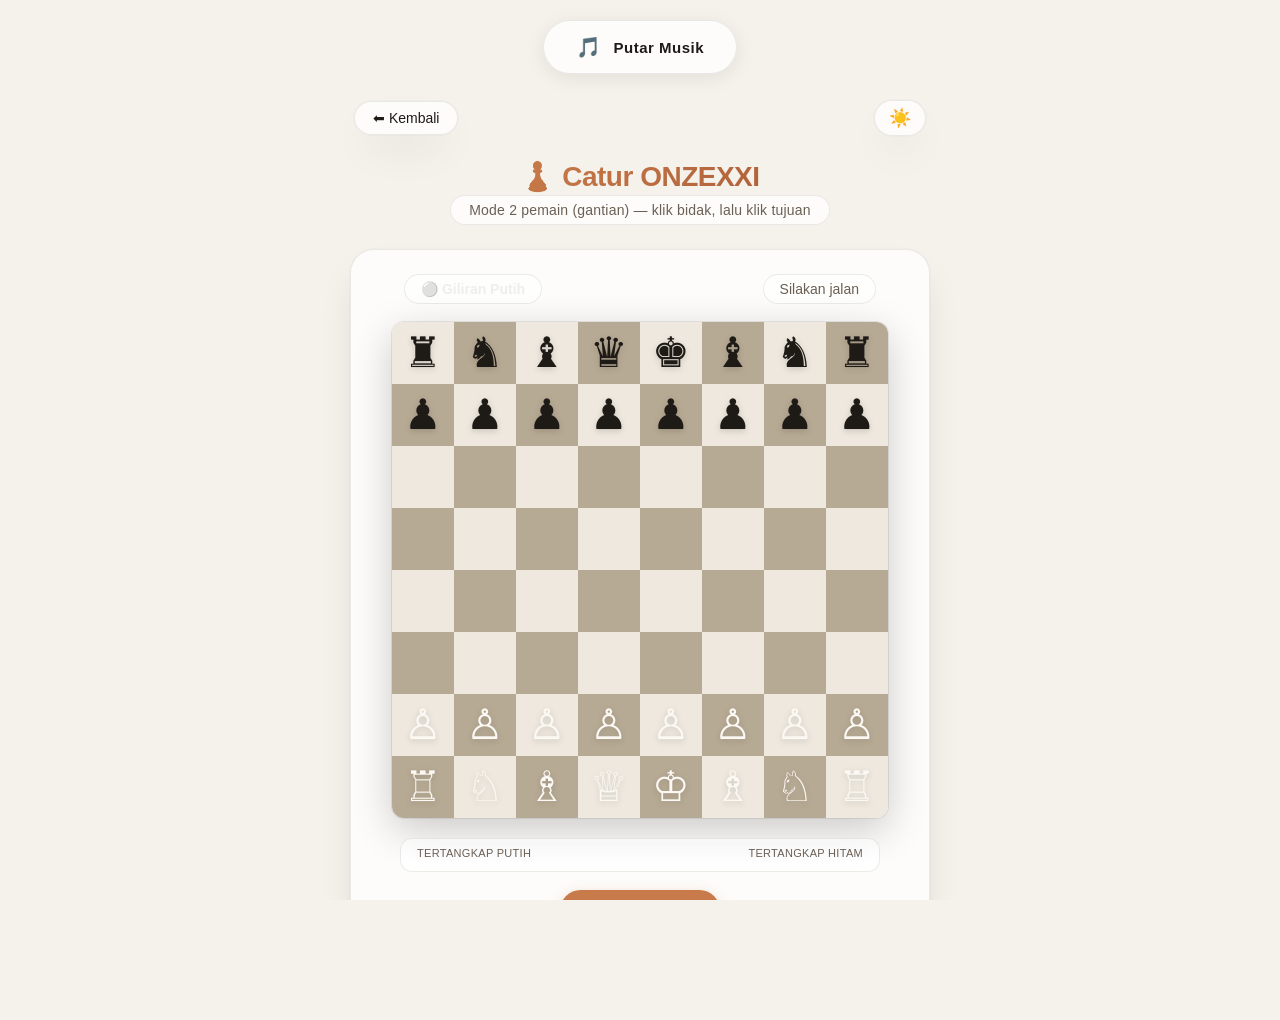
<file: chess.html>
<!DOCTYPE html>
<html lang="id" data-theme="light">

<head>
    <meta charset="UTF-8">
    <meta name="viewport" content="width=device-width, initial-scale=1.0, maximum-scale=1.0, user-scalable=no">
    <title>♟️ Catur | ONZEXXI 12-6</title>
    <link rel="stylesheet" href="chess.css">
</head>

<body>
    <!-- Hapus onclick dari button, kita pake event listener di JS -->
    <div class="chess-page">

        <!-- Ganti bagian music-wrap dengan ini -->
        <div class="music-wrap">
            <button id="musicBtn">
                <span class="btn-icon">🎵</span>
                <span class="btn-text">Putar Musik</span>
            </button>
        </div>

        <audio id="bgMusic" src="audio.mp3" autoplay loop></audio>
        
        <div class="chess-page-container">
            <div class="chess-topbar">
                <a href="index.html" class="chess-back">⬅ Kembali</a>
                <button id="themeToggle" title="Ganti mode terang/gelap">☀️</button>
            </div>

            <h2 class="chess-title">♟️ Catur ONZEXXI</h2>
            <p class="chess-subtitle">Mode 2 pemain (gantian) — klik bidak, lalu klik tujuan</p>

            <div class="chess-panel">
                <div class="chess-status-row">
                    <span id="turnIndicator">⚪ Giliran Putih</span>
                    <span id="statusText" class="status-text">Silakan jalan</span>
                </div>

                <div id="chessBoard"></div>

                <div class="chess-captured">
                    <div>
                        <span class="captured-label">Tertangkap Putih</span>
                        <span id="capturedByWhite"></span>
                    </div>
                    <div style="text-align:right;">
                        <span class="captured-label">Tertangkap Hitam</span>
                        <span id="capturedByBlack"></span>
                    </div>
                </div>

                <button id="resetBtn">Main Ulang</button>
            </div>
        </div>

        <!-- Modal pilih promosi pion -->
        <div id="promoModal" class="promo-modal">
            <div class="promo-card">
                <p>Promosikan pion jadi:</p>
                <div class="promo-choices">
                    <button class="promo-choice" data-piece="Q">♛</button>
                    <button class="promo-choice" data-piece="R">♜</button>
                    <button class="promo-choice" data-piece="B">♝</button>
                    <button class="promo-choice" data-piece="N">♞</button>
                </div>
            </div>
        </div>
    </div>

<style>
    /* Style khusus untuk halaman chess */
    html, body {
        margin: 0;
        padding: 0;
        height: 100%;
        overflow: hidden;
        background: #f5f2eb; /* Biar backgroundnya full */
    }
    
    /* Optional: biar transisi mulus */
    * {
        transition: background 0.3s ease;
    }
</style>
    <script src="chess.js"></script>
</body>

</html>
</file>
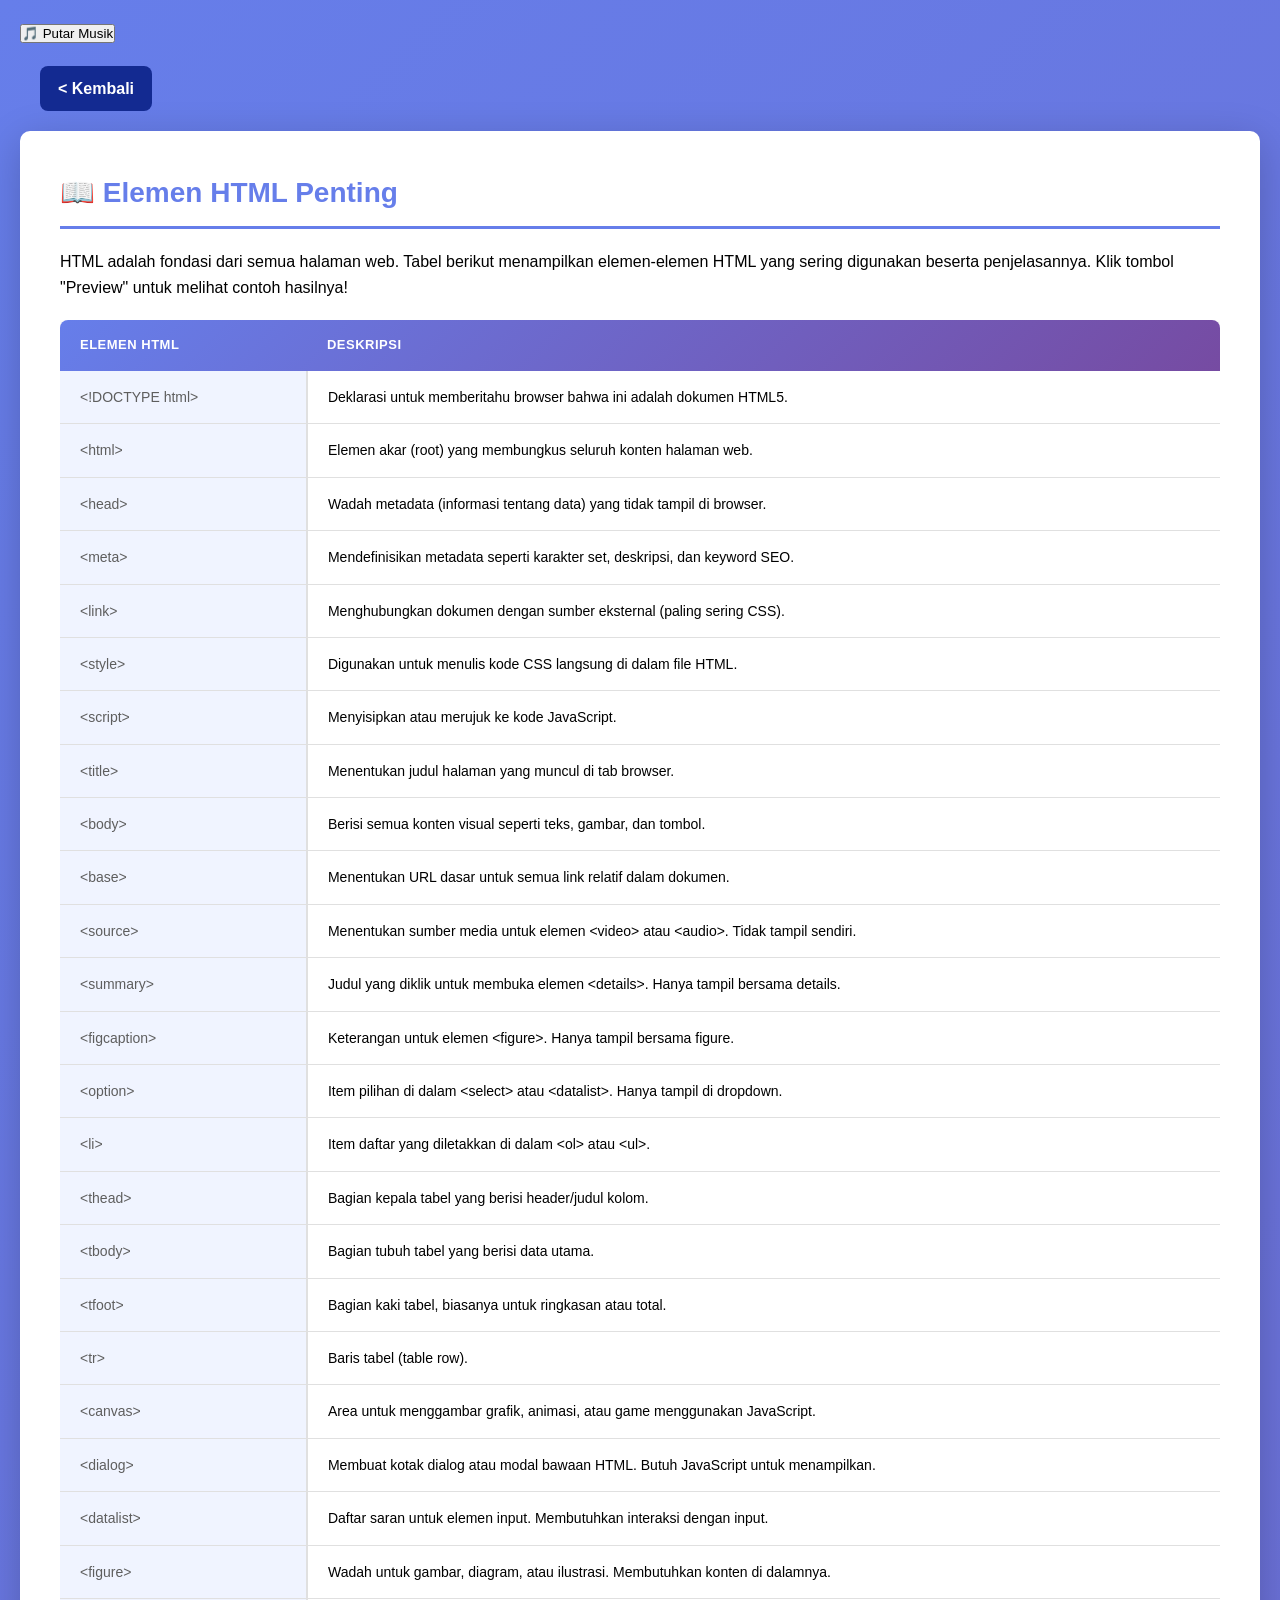
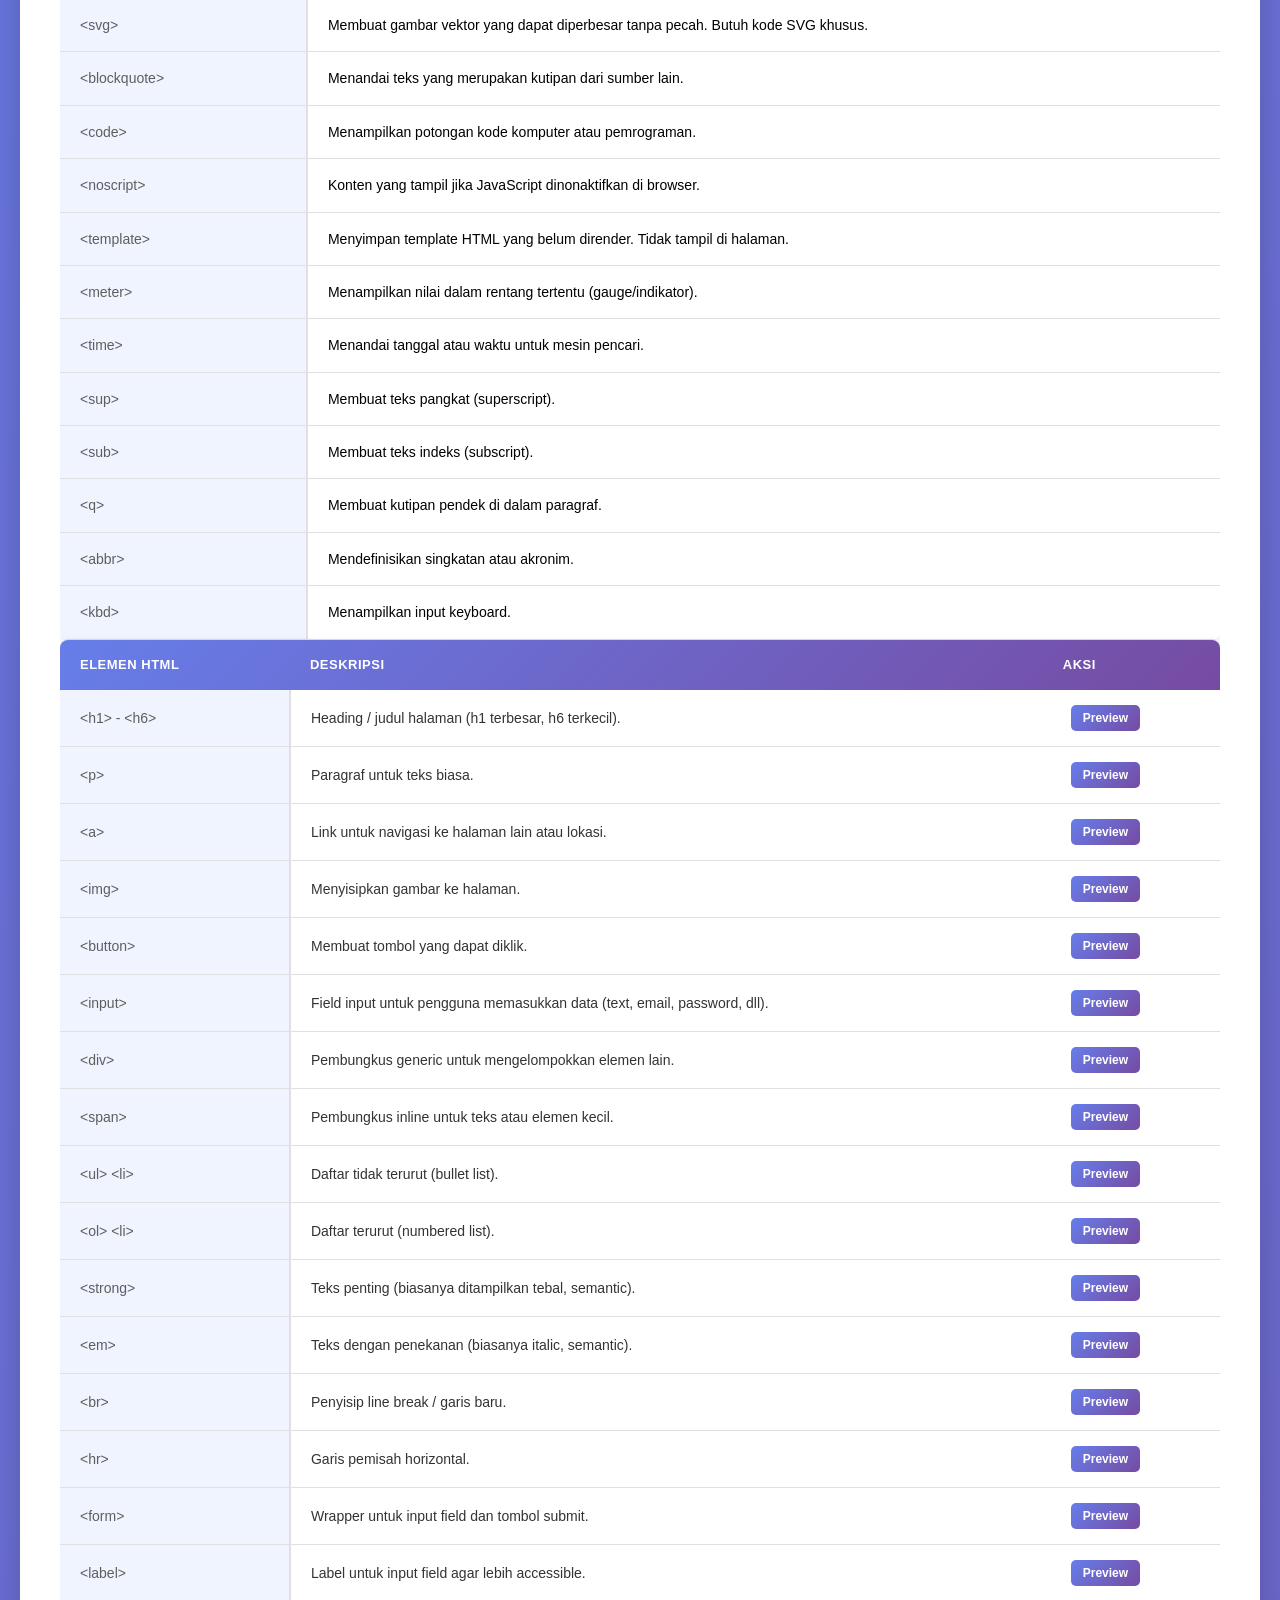
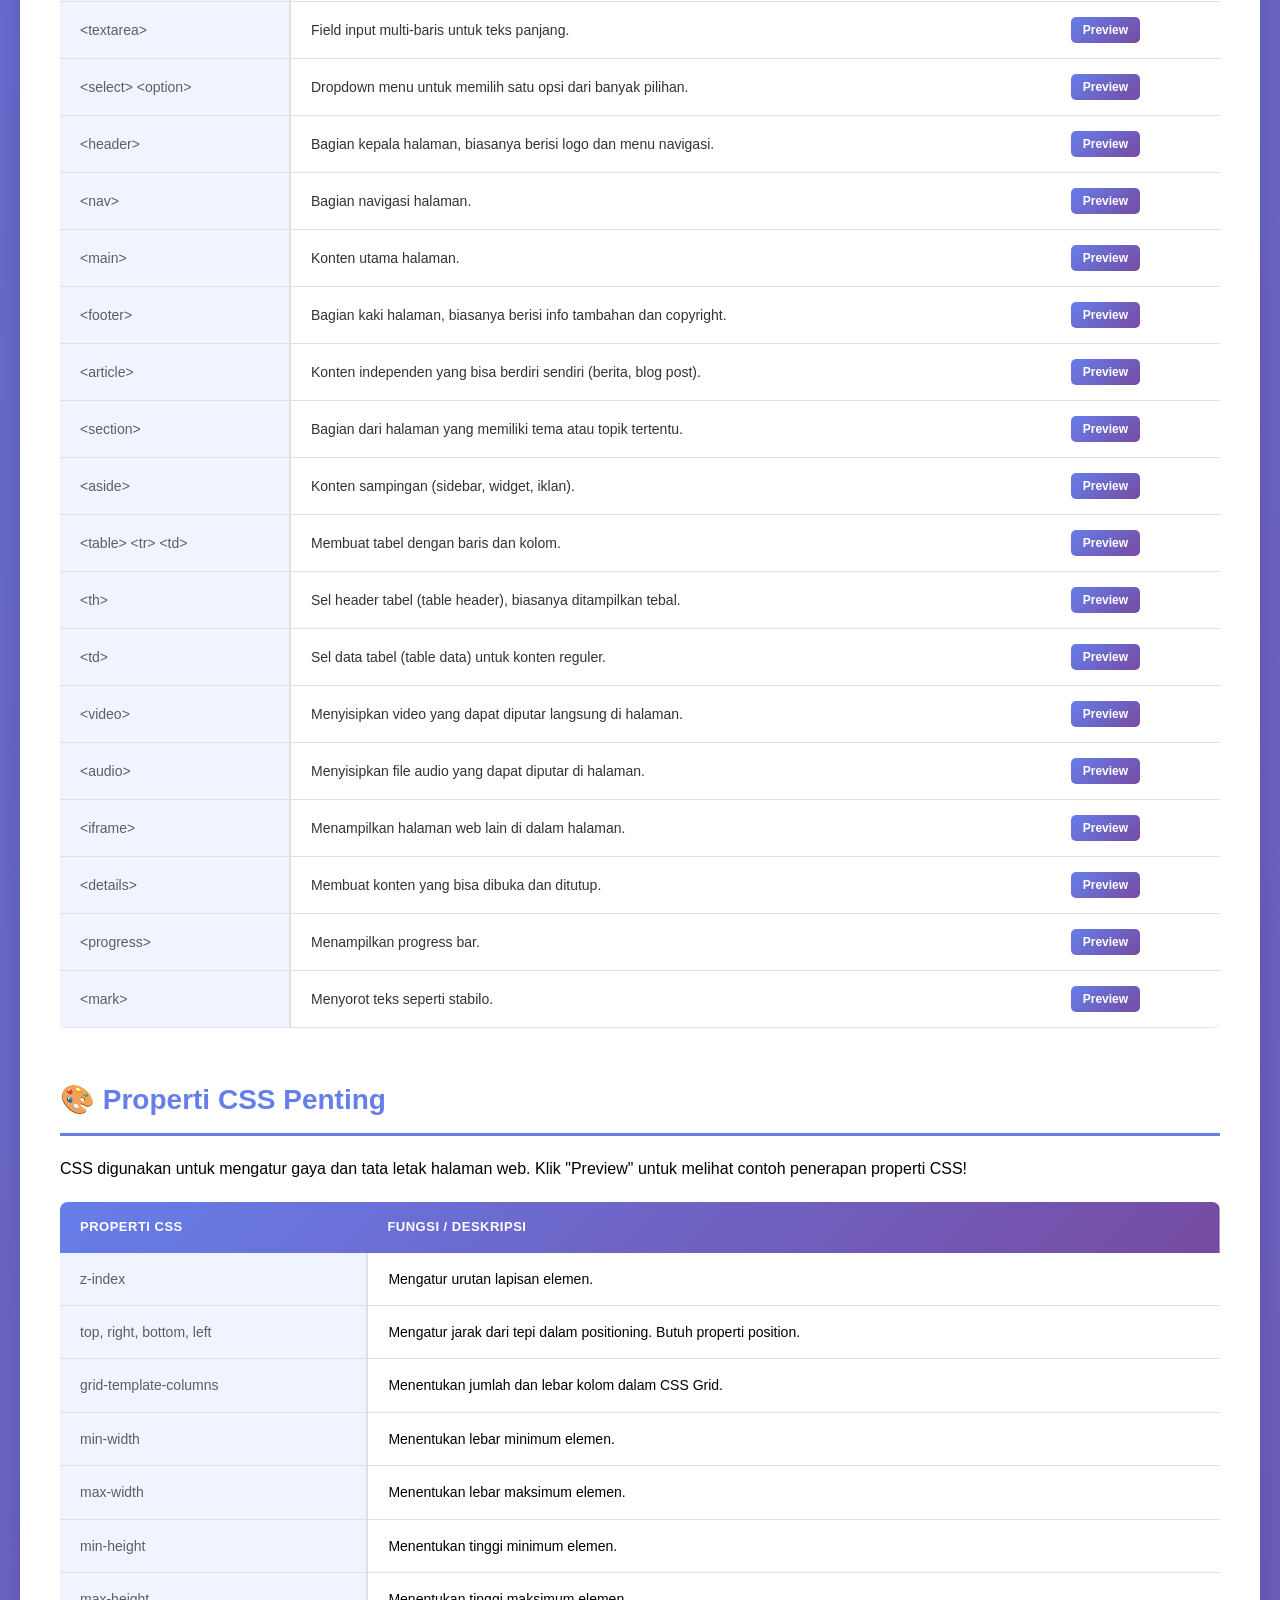
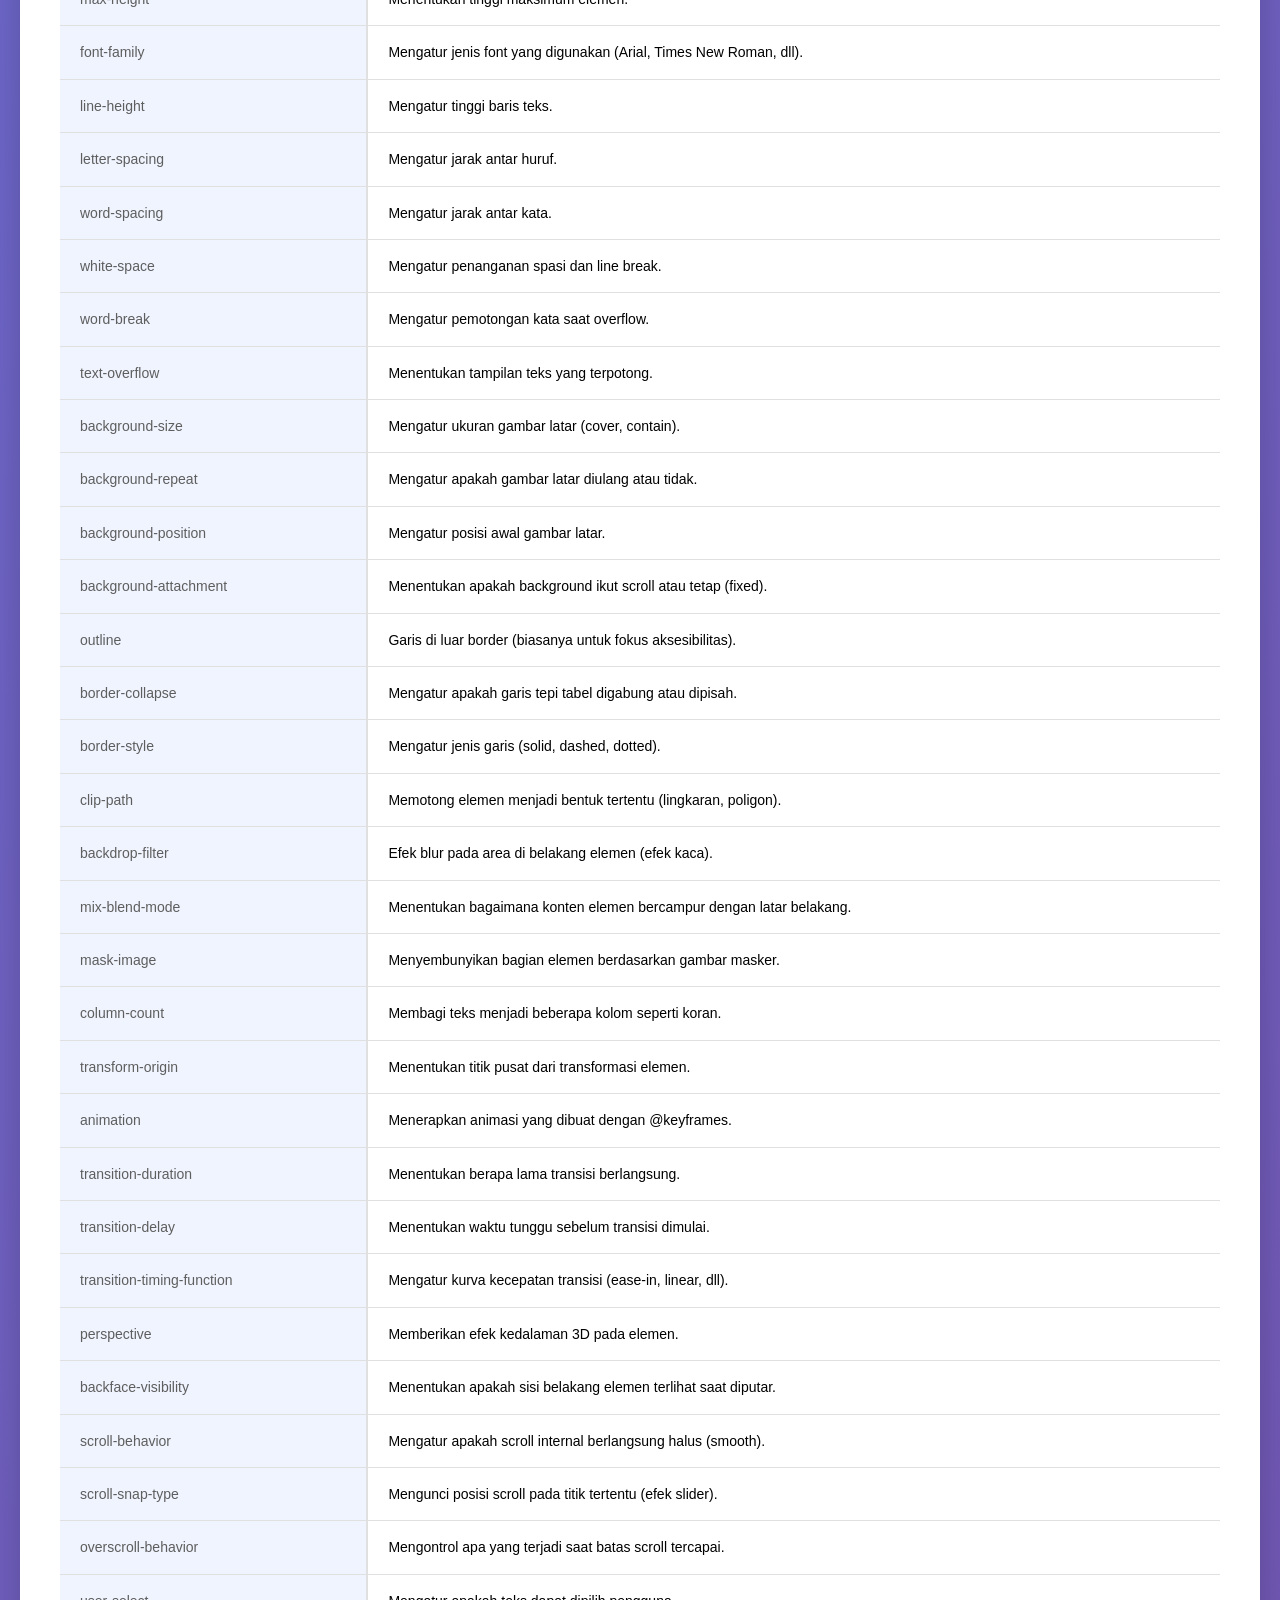
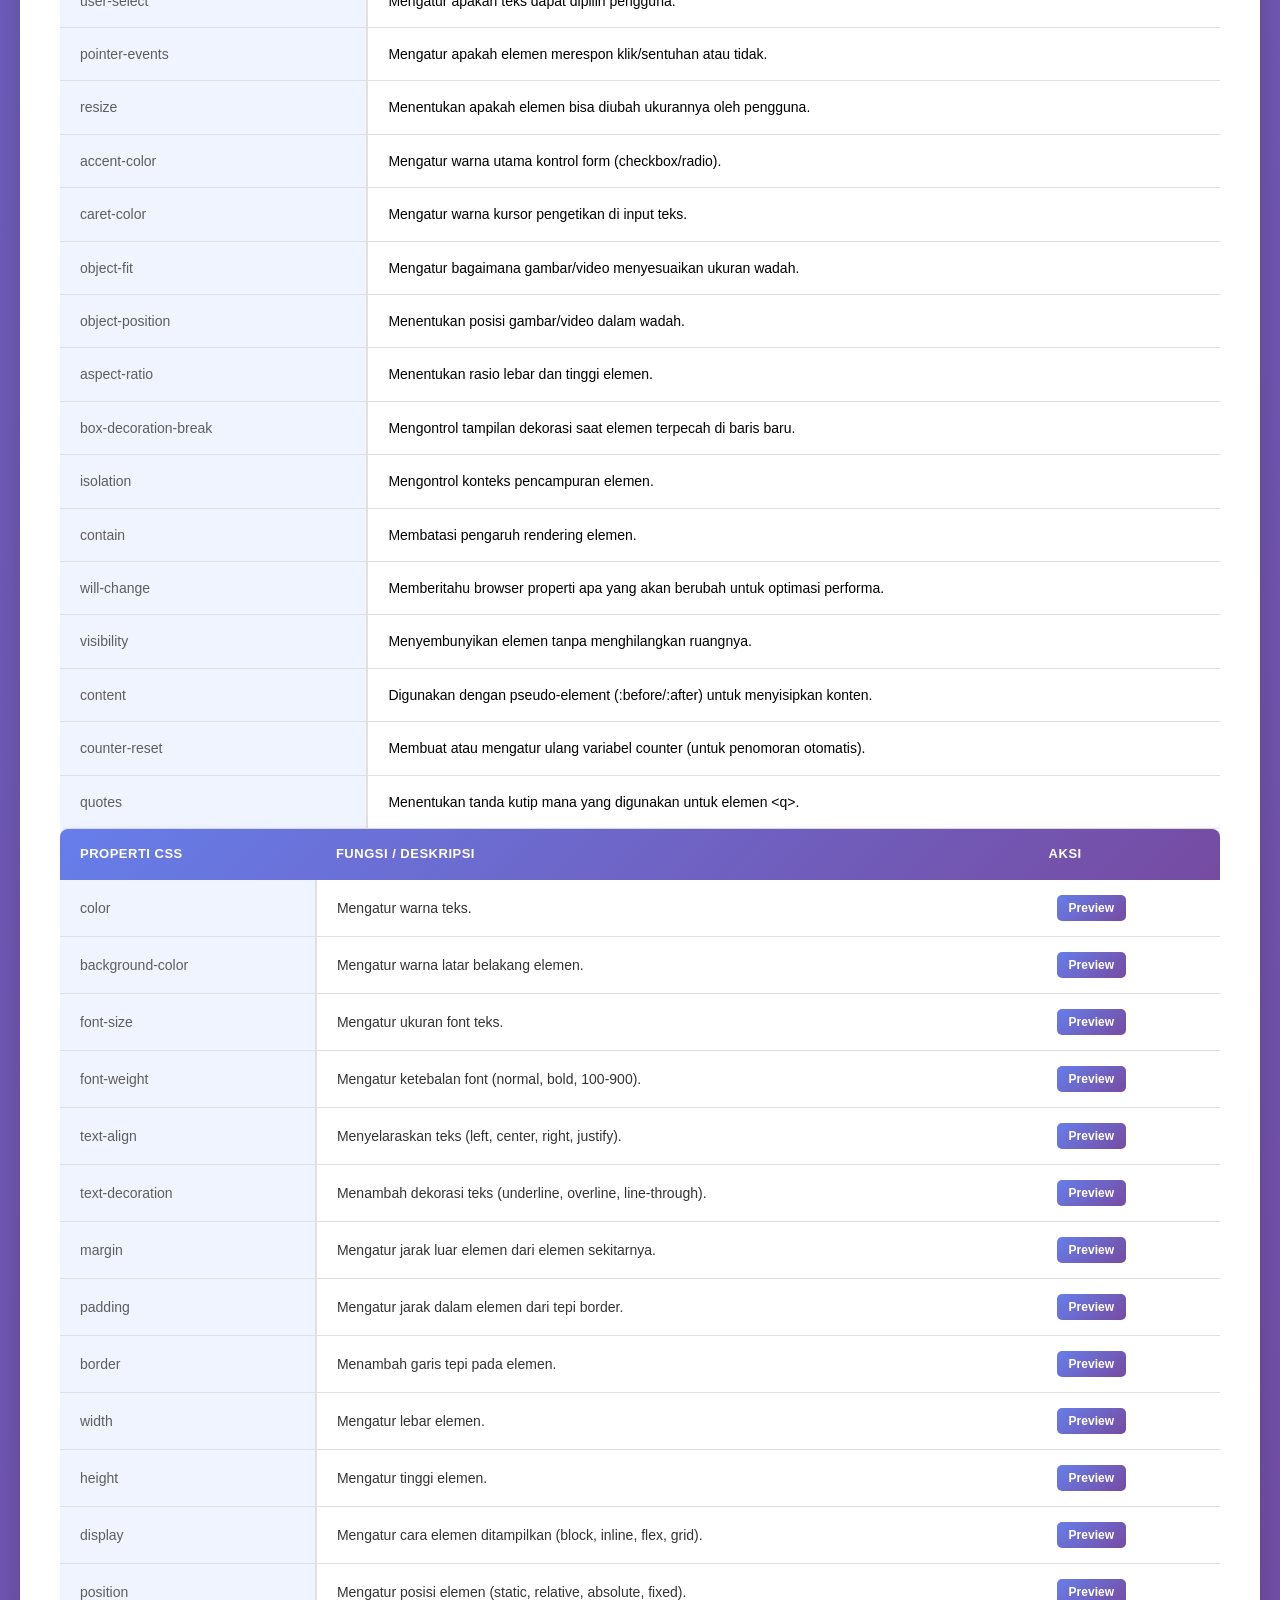
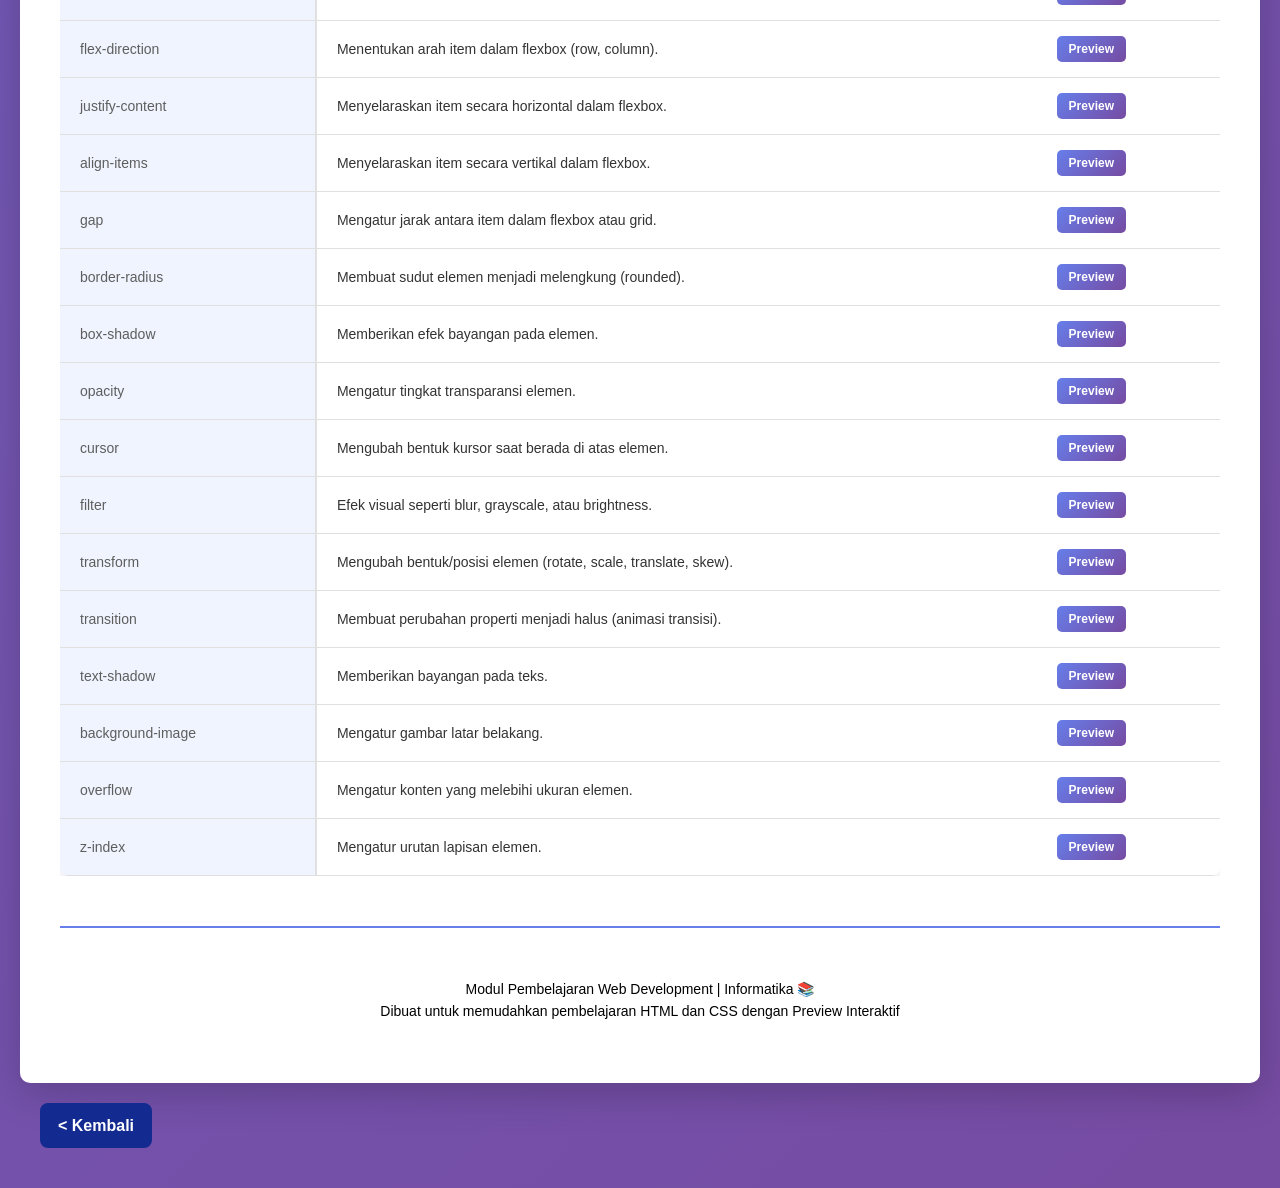
<file: informatika.html>
<!DOCTYPE html>
<html lang="id">

<head>
    <meta charset="UTF-8">
    <meta name="viewport" content="width=device-width, initial-scale=1.0">
    <title>Modul Web - Struktur HTML dan CSS (Dengan Preview)</title>
</head>

<style>
    * {
        margin: 0;
        padding: 0;
        box-sizing: border-box;
    }
    
    body {
        font-family: 'Segoe UI', Tahoma, Geneva, Verdana, sans-serif;
        line-height: 1.6;
        color: #333;
        background: linear-gradient(135deg, #667eea 0%, #764ba2 100%);
        padding: 20px;
        min-height: 100vh;
    }
    
    .modul-web {
        max-width: 1400px;
        margin: 0 auto;
        background: white;
        border-radius: 10px;
        box-shadow: 0 10px 40px rgba(0,0,0,0.2);
        overflow: hidden;
    }
    
    section {
        padding: 40px;
    }
    
    h2 {
        color: #667eea;
        margin-bottom: 20px;
        font-size: 28px;
        border-bottom: 3px solid #667eea;
        padding-bottom: 10px;
    }
    
    p {
        margin-bottom: 20px;
        font-size: 16px;
        color: #000000;
    }
    
    .overflow-x-auto {
        overflow-x: auto;
        margin: 20px 0;
    }
    
    table {
        width: 100%;
        border-collapse: collapse;
        background: white;
        border-radius: 8px;
        overflow: hidden;
        box-shadow: 0 2px 8px rgba(0,0,0,0.1);
    }
    
    thead {
        background: linear-gradient(135deg, #667eea 0%, #764ba2 100%);
    }
    
    thead tr th {
        padding: 15px 20px;
        text-align: left;
        color: white;
        font-weight: 600;
        text-transform: uppercase;
        font-size: 13px;
        letter-spacing: 0.5px;
        position: sticky;
        top: 0;
        z-index: 10;
    }
    
    tbody tr {
        border-bottom: 1px solid #e0e0e0;
        transition: background-color 0.3s ease;
    }
    
    tbody tr:hover {
        background-color: #f5f5f5;
    }
    
    tbody tr td {
        padding: 15px 20px;
        font-size: 14px;
    }
    
    tbody tr td:first-child {
        background-color: #f0f4ff;
        font-family: 'Arial';
        color: #5e5e5e;
        font-weight: 500;
        border-right: 2px solid #e0e0e0;
        line-height: 1.6;
    }
    
    tbody tr td:last-child {
        color: #5e5e5e;
    }
    
    /* Preview Button Styles */
    .preview-btn {
        background: linear-gradient(135deg, #667eea 0%, #764ba2 100%);
        color: white;
        border: none;
        padding: 6px 12px;
        border-radius: 5px;
        cursor: pointer;
        font-size: 12px;
        font-weight: bold;
        margin-left: 8px;
        transition: all 0.3s ease;
        display: inline-block;
    }
    
    .preview-btn:hover {
        transform: translateY(-2px);
        box-shadow: 0 5px 15px rgba(102, 126, 234, 0.4);
    }
    
    .preview-btn:active {
        transform: translateY(0);
    }
    
    /* Modal Styles */
    .modal {
        display: none;
        position: fixed;
        z-index: 1000;
        left: 0;
        top: 0;
        width: 100%;
        height: 100%;
        background-color: rgba(0,0,0,0.6);
        animation: fadeIn 0.3s ease;
    }
    
    @keyframes fadeIn {
        from { opacity: 0; }
        to { opacity: 1; }
    }
    
    .modal-content {
        background: white;
        margin: 5% auto;
        padding: 30px;
        border-radius: 10px;
        width: 85%;
        max-height: 80vh;
        overflow-y: auto;
        box-shadow: 0 10px 40px rgba(0,0,0,0.3);
        animation: slideDown 0.3s ease;
    }
    
    @keyframes slideDown {
        from {
            transform: translateY(-50px);
            opacity: 0;
        }
        to {
            transform: translateY(0);
            opacity: 1;
        }
    }
    
    .modal-header {
        display: flex;
        justify-content: space-between;
        align-items: center;
        margin-bottom: 20px;
        border-bottom: 2px solid #667eea;
        padding-bottom: 15px;
    }
    
    .modal-header h3 {
        color: #667eea;
        font-size: 24px;
        margin: 0;
    }
    
    .close-btn {
        background: none;
        border: none;
        font-size: 28px;
        cursor: pointer;
        color: #667eea;
        transition: color 0.3s ease;
    }
    
    .close-btn:hover {
        color: #764ba2;
    }
    
    .preview-container {
        background: #f9f9f9;
        border: 2px solid #e0e0e0;
        border-radius: 8px;
        padding: 20px;
        margin-bottom: 20px;
        min-height: 150px;
    }
    
    .preview-label {
        color: #667eea;
        font-weight: bold;
        font-size: 14px;
        margin-bottom: 10px;
    }
    
    .preview-code {
        background: #2d2d2d;
        color: #f8f8f2;
        padding: 15px;
        border-radius: 5px;
        overflow-x: auto;
        font-family: 'Arial';
        font-size: 13px;
        margin-top: 15px;
    }
    
    /* Preview Box Styles */
    .html-preview-box {
        padding: 15px;
        background: white;
        border: 1px solid #ddd;
        border-radius: 5px;
        display: flex;
        align-items: center;
        justify-content: center;
    }
    
    .css-preview-box {
        padding: 20px;
        background: white;
        border: 1px solid #ddd;
        border-radius: 5px;
        display: flex;
        align-items: center;
        justify-content: center;
    }
    
    @media (max-width: 768px) {
        section {
            padding: 20px;
        }
        
        h2 {
            font-size: 20px;
        }
        
        tbody tr td {
            padding: 10px 12px;
            font-size: 13px;
        }
        
        thead tr th {
            padding: 12px 10px;
            font-size: 11px;
        }
    
        .modal-content {
            width: 95%;
            margin: 20% auto;
        }
    
        .preview-btn {
            display: block;
            margin: 5px 0;
            width: 100%;
        }
    }
    
    .no-preview,
    .no-preview td {
        color: #000000 !important;
    }
    
    .no-preview td:first-child {
        color: #5e5e5e !important;
    }
    
    .back-btn {
        display: inline-block;
        margin: 20px;
        padding: 10px 18px;
        background: #132A91;
        color: #fff;
        text-decoration: none;
        border-radius: 8px;
        font-weight: bold;
    }
    
    .back-btn:hover {
        opacity: 0.8;
    }
    
</style>

<body>

    <!-- CONTROL MUSIK/AUDIO -->
    <div class="music-wrap">
        <button id="musicBtn">
            <span class="btn-icon">🎵</span>
            <span class="btn-text">Putar Musik</span>
        </button>
    </div>

    <audio id="bgMusic" src="audio.mp3" autoplay loop></audio>

    <!-- BUTTON KEMBALI -->
    <a href="index.html" class="back-btn">< Kembali</a>

            <div class="modul-web">
                <section>
                    <h2>📖 Elemen HTML Penting</h2>
                    <p>HTML adalah fondasi dari semua halaman web. Tabel berikut menampilkan elemen-elemen HTML yang sering digunakan beserta penjelasannya. Klik tombol "Preview" untuk melihat contoh hasilnya!</p>

                    <div class="overflow-x-auto">
                        <table>
                            <thead>
                                <tr>
                                    <th>Elemen HTML</th>
                                    <th>Deskripsi</th>
                                </tr>
                            </thead>

                            <!-- ELEMEN STRUKTUR DASAR (TIDAK TAMPIL) -->
                            <tr class="no-preview">
                                <td>&lt;!DOCTYPE html&gt;</td>
                                <td>Deklarasi untuk memberitahu browser bahwa ini adalah dokumen HTML5.</td>
                            </tr>
                            <tr class="no-preview">
                                <td>&lt;html&gt;</td>
                                <td>Elemen akar (root) yang membungkus seluruh konten halaman web.</td>
                            </tr>
                            <tr class="no-preview">
                                <td>&lt;head&gt;</td>
                                <td>Wadah metadata (informasi tentang data) yang tidak tampil di browser.</td>
                            </tr>
                            <tr class="no-preview">
                                <td>&lt;meta&gt;</td>
                                <td>Mendefinisikan metadata seperti karakter set, deskripsi, dan keyword SEO.</td>
                            </tr>
                            <tr class="no-preview">
                                <td>&lt;link&gt;</td>
                                <td>Menghubungkan dokumen dengan sumber eksternal (paling sering CSS).</td>
                            </tr>
                            <tr class="no-preview">
                                <td>&lt;style&gt;</td>
                                <td>Digunakan untuk menulis kode CSS langsung di dalam file HTML.</td>
                            </tr>
                            <tr class="no-preview">
                                <td>&lt;script&gt;</td>
                                <td>Menyisipkan atau merujuk ke kode JavaScript.</td>
                            </tr>
                            <tr class="no-preview">
                                <td>&lt;title&gt;</td>
                                <td>Menentukan judul halaman yang muncul di tab browser.</td>
                            </tr>
                            <tr class="no-preview">
                                <td>&lt;body&gt;</td>
                                <td>Berisi semua konten visual seperti teks, gambar, dan tombol.</td>
                            </tr>
                            <tr class="no-preview">
                                <td>&lt;base&gt;</td>
                                <td>Menentukan URL dasar untuk semua link relatif dalam dokumen.</td>
                            </tr>

                            <!-- ELEMEN YANG MEMBUTUHKAN PARENT -->
                            <tr class="no-preview">
                                <td>&lt;source&gt;</td>
                                <td>Menentukan sumber media untuk elemen &lt;video&gt; atau &lt;audio&gt;. Tidak tampil sendiri.</td>
                            </tr>
                            <tr class="no-preview">
                                <td>&lt;summary&gt;</td>
                                <td>Judul yang diklik untuk membuka elemen &lt;details&gt;. Hanya tampil bersama details.</td>
                            </tr>
                            <tr class="no-preview">
                                <td>&lt;figcaption&gt;</td>
                                <td>Keterangan untuk elemen &lt;figure&gt;. Hanya tampil bersama figure.</td>
                            </tr>
                            <tr class="no-preview">
                                <td>&lt;option&gt;</td>
                                <td>Item pilihan di dalam &lt;select&gt; atau &lt;datalist&gt;. Hanya tampil di dropdown.</td>
                            </tr>
                            <tr class="no-preview">
                                <td>&lt;li&gt;</td>
                                <td>Item daftar yang diletakkan di dalam &lt;ol&gt; atau &lt;ul&gt;.</td>
                            </tr>

                            <!-- ELEMEN TABEL (MEMBUTUHKAN STRUKTUR LENGKAP) -->
                            <tr class="no-preview">
                                <td>&lt;thead&gt;</td>
                                <td>Bagian kepala tabel yang berisi header/judul kolom.</td>
                            </tr>
                            <tr class="no-preview">
                                <td>&lt;tbody&gt;</td>
                                <td>Bagian tubuh tabel yang berisi data utama.</td>
                            </tr>
                            <tr class="no-preview">
                                <td>&lt;tfoot&gt;</td>
                                <td>Bagian kaki tabel, biasanya untuk ringkasan atau total.</td>
                            </tr>
                            <tr class="no-preview">
                                <td>&lt;tr&gt;</td>
                                <td>Baris tabel (table row).</td>
                            </tr>

                            <!-- ELEMEN INTERAKTIF (BUTUH JAVASCRIPT) -->
                            <tr class="no-preview">
                                <td>&lt;canvas&gt;</td>
                                <td>Area untuk menggambar grafik, animasi, atau game menggunakan JavaScript.</td>
                            </tr>
                            <tr class="no-preview">
                                <td>&lt;dialog&gt;</td>
                                <td>Membuat kotak dialog atau modal bawaan HTML. Butuh JavaScript untuk menampilkan.</td>
                            </tr>
                            <tr class="no-preview">
                                <td>&lt;datalist&gt;</td>
                                <td>Daftar saran untuk elemen input. Membutuhkan interaksi dengan input.</td>
                            </tr>

                            <!-- ELEMEN YANG MEMBUTUHKAN KONTEN KHUSUS -->
                            <tr class="no-preview">
                                <td>&lt;figure&gt;</td>
                                <td>Wadah untuk gambar, diagram, atau ilustrasi. Membutuhkan konten di dalamnya.</td>
                            </tr>
                            <tr class="no-preview">
                                <td>&lt;svg&gt;</td>
                                <td>Membuat gambar vektor yang dapat diperbesar tanpa pecah. Butuh kode SVG khusus.</td>
                            </tr>
                            <tr class="no-preview">
                                <td>&lt;blockquote&gt;</td>
                                <td>Menandai teks yang merupakan kutipan dari sumber lain.</td>
                            </tr>
                            <tr class="no-preview">
                                <td>&lt;code&gt;</td>
                                <td>Menampilkan potongan kode komputer atau pemrograman.</td>
                            </tr>

                            <!-- ELEMEN KHUSUS (KURANG UMUM/TIDAK TERLIHAT) -->
                            <tr class="no-preview">
                                <td>&lt;noscript&gt;</td>
                                <td>Konten yang tampil jika JavaScript dinonaktifkan di browser.</td>
                            </tr>
                            <tr class="no-preview">
                                <td>&lt;template&gt;</td>
                                <td>Menyimpan template HTML yang belum dirender. Tidak tampil di halaman.</td>
                            </tr>
                            <tr class="no-preview">
                                <td>&lt;meter&gt;</td>
                                <td>Menampilkan nilai dalam rentang tertentu (gauge/indikator).</td>
                            </tr>
                            <tr class="no-preview">
                                <td>&lt;time&gt;</td>
                                <td>Menandai tanggal atau waktu untuk mesin pencari.</td>
                            </tr>
                            <tr class="no-preview">
                                <td>&lt;sup&gt;</td>
                                <td>Membuat teks pangkat (superscript).</td>
                            </tr>
                            <tr class="no-preview">
                                <td>&lt;sub&gt;</td>
                                <td>Membuat teks indeks (subscript).</td>
                            </tr>
                            <tr class="no-preview">
                                <td>&lt;q&gt;</td>
                                <td>Membuat kutipan pendek di dalam paragraf.</td>
                            </tr>
                            <tr class="no-preview">
                                <td>&lt;abbr&gt;</td>
                                <td>Mendefinisikan singkatan atau akronim.</td>
                            </tr>
                            <tr class="no-preview">
                                <td>&lt;kbd&gt;</td>
                                <td>Menampilkan input keyboard.</td>
                            </tr>
                            </tbody>
                        </table>

                        <table>
                            <thead>
                                <tr>
                                    <th>Elemen HTML</th>
                                    <th>Deskripsi</th>
                                    <th>Aksi</th>
                                </tr>
                            </thead>
                            <tbody>
                                <tr data-element="h1">
                                    <td>&lt;h1&gt; - &lt;h6&gt;</td>
                                    <td>Heading / judul halaman (h1 terbesar, h6 terkecil).</td>
                                    <td><button class="preview-btn" onclick="showPreview('h1', 'HTML')">Preview</button></td>
                                </tr>
                                <tr data-element="p">
                                    <td>&lt;p&gt;</td>
                                    <td>Paragraf untuk teks biasa.</td>
                                    <td><button class="preview-btn" onclick="showPreview('p', 'HTML')">Preview</button></td>
                                </tr>
                                <tr data-element="a">
                                    <td>&lt;a&gt;</td>
                                    <td>Link untuk navigasi ke halaman lain atau lokasi.</td>
                                    <td><button class="preview-btn" onclick="showPreview('a', 'HTML')">Preview</button></td>
                                </tr>
                                <tr data-element="img">
                                    <td>&lt;img&gt;</td>
                                    <td>Menyisipkan gambar ke halaman.</td>
                                    <td><button class="preview-btn" onclick="showPreview('img', 'HTML')">Preview</button></td>
                                </tr>
                                <tr data-element="button">
                                    <td>&lt;button&gt;</td>
                                    <td>Membuat tombol yang dapat diklik.</td>
                                    <td><button class="preview-btn" onclick="showPreview('button', 'HTML')">Preview</button></td>
                                </tr>
                                <tr data-element="input">
                                    <td>&lt;input&gt;</td>
                                    <td>Field input untuk pengguna memasukkan data (text, email, password, dll).</td>
                                    <td><button class="preview-btn" onclick="showPreview('input', 'HTML')">Preview</button></td>
                                </tr>
                                <tr data-element="div">
                                    <td>&lt;div&gt;</td>
                                    <td>Pembungkus generic untuk mengelompokkan elemen lain.</td>
                                    <td><button class="preview-btn" onclick="showPreview('div', 'HTML')">Preview</button></td>
                                </tr>
                                <tr data-element="span">
                                    <td>&lt;span&gt;</td>
                                    <td>Pembungkus inline untuk teks atau elemen kecil.</td>
                                    <td><button class="preview-btn" onclick="showPreview('span', 'HTML')">Preview</button></td>
                                </tr>
                                <tr data-element="ul">
                                    <td>&lt;ul&gt; &lt;li&gt;</td>
                                    <td>Daftar tidak terurut (bullet list).</td>
                                    <td><button class="preview-btn" onclick="showPreview('ul', 'HTML')">Preview</button></td>
                                </tr>
                                <tr data-element="ol">
                                    <td>&lt;ol&gt; &lt;li&gt;</td>
                                    <td>Daftar terurut (numbered list).</td>
                                    <td><button class="preview-btn" onclick="showPreview('ol', 'HTML')">Preview</button></td>
                                </tr>
                                <tr data-element="strong">
                                    <td>&lt;strong&gt;</td>
                                    <td>Teks penting (biasanya ditampilkan tebal, semantic).</td>
                                    <td><button class="preview-btn" onclick="showPreview('strong', 'HTML')">Preview</button></td>
                                </tr>
                                <tr data-element="em">
                                    <td>&lt;em&gt;</td>
                                    <td>Teks dengan penekanan (biasanya italic, semantic).</td>
                                    <td><button class="preview-btn" onclick="showPreview('em', 'HTML')">Preview</button></td>
                                </tr>
                                <tr data-element="br">
                                    <td>&lt;br&gt;</td>
                                    <td>Penyisip line break / garis baru.</td>
                                    <td><button class="preview-btn" onclick="showPreview('br', 'HTML')">Preview</button></td>
                                </tr>
                                <tr data-element="hr">
                                    <td>&lt;hr&gt;</td>
                                    <td>Garis pemisah horizontal.</td>
                                    <td><button class="preview-btn" onclick="showPreview('hr', 'HTML')">Preview</button></td>
                                </tr>
                                <tr data-element="form">
                                    <td>&lt;form&gt;</td>
                                    <td>Wrapper untuk input field dan tombol submit.</td>
                                    <td><button class="preview-btn" onclick="showPreview('form', 'HTML')">Preview</button></td>
                                </tr>
                                <tr data-element="label">
                                    <td>&lt;label&gt;</td>
                                    <td>Label untuk input field agar lebih accessible.</td>
                                    <td><button class="preview-btn" onclick="showPreview('label', 'HTML')">Preview</button></td>
                                </tr>
                                <tr data-element="textarea">
                                    <td>&lt;textarea&gt;</td>
                                    <td>Field input multi-baris untuk teks panjang.</td>
                                    <td><button class="preview-btn" onclick="showPreview('textarea', 'HTML')">Preview</button></td>
                                </tr>
                                <tr data-element="select">
                                    <td>&lt;select&gt; &lt;option&gt;</td>
                                    <td>Dropdown menu untuk memilih satu opsi dari banyak pilihan.</td>
                                    <td><button class="preview-btn" onclick="showPreview('select', 'HTML')">Preview</button></td>
                                </tr>
                                <tr data-element="header">
                                    <td>&lt;header&gt;</td>
                                    <td>Bagian kepala halaman, biasanya berisi logo dan menu navigasi.</td>
                                    <td><button class="preview-btn" onclick="showPreview('header', 'HTML')">Preview</button></td>
                                </tr>
                                <tr data-element="nav">
                                    <td>&lt;nav&gt;</td>
                                    <td>Bagian navigasi halaman.</td>
                                    <td><button class="preview-btn" onclick="showPreview('nav', 'HTML')">Preview</button></td>
                                </tr>
                                <tr data-element="main">
                                    <td>&lt;main&gt;</td>
                                    <td>Konten utama halaman.</td>
                                    <td><button class="preview-btn" onclick="showPreview('main', 'HTML')">Preview</button></td>
                                </tr>
                                <tr data-element="footer">
                                    <td>&lt;footer&gt;</td>
                                    <td>Bagian kaki halaman, biasanya berisi info tambahan dan copyright.</td>
                                    <td><button class="preview-btn" onclick="showPreview('footer', 'HTML')">Preview</button></td>
                                </tr>
                                <tr data-element="article">
                                    <td>&lt;article&gt;</td>
                                    <td>Konten independen yang bisa berdiri sendiri (berita, blog post).</td>
                                    <td><button class="preview-btn" onclick="showPreview('article', 'HTML')">Preview</button></td>
                                </tr>
                                <tr data-element="section">
                                    <td>&lt;section&gt;</td>
                                    <td>Bagian dari halaman yang memiliki tema atau topik tertentu.</td>
                                    <td><button class="preview-btn" onclick="showPreview('section', 'HTML')">Preview</button></td>
                                </tr>
                                <tr data-element="aside">
                                    <td>&lt;aside&gt;</td>
                                    <td>Konten sampingan (sidebar, widget, iklan).</td>
                                    <td><button class="preview-btn" onclick="showPreview('aside', 'HTML')">Preview</button></td>
                                </tr>
                                <tr data-element="table">
                                    <td>&lt;table&gt; &lt;tr&gt; &lt;td&gt;</td>
                                    <td>Membuat tabel dengan baris dan kolom.</td>
                                    <td><button class="preview-btn" onclick="showPreview('table', 'HTML')">Preview</button></td>
                                </tr>
                                <tr data-element="th">
                                    <td>&lt;th&gt;</td>
                                    <td>Sel header tabel (table header), biasanya ditampilkan tebal.</td>
                                    <td><button class="preview-btn" onclick="showPreview('th', 'HTML')">Preview</button></td>
                                </tr>
                                <tr data-element="td">
                                    <td>&lt;td&gt;</td>
                                    <td>Sel data tabel (table data) untuk konten reguler.</td>
                                    <td><button class="preview-btn" onclick="showPreview('td', 'HTML')">Preview</button></td>
                                </tr>
                                <tr data-element="video">
                                    <td>&lt;video&gt;</td>
                                    <td>Menyisipkan video yang dapat diputar langsung di halaman.</td>
                                    <td><button class="preview-btn" onclick="showPreview('video', 'HTML')">Preview</button></td>
                                </tr>
                                <tr data-element="audio">
                                    <td>&lt;audio&gt;</td>
                                    <td>Menyisipkan file audio yang dapat diputar di halaman.</td>
                                    <td><button class="preview-btn" onclick="showPreview('audio', 'HTML')">Preview</button></td>
                                </tr>
                                <tr data-element="iframe">
                                    <td>&lt;iframe&gt;</td>
                                    <td>Menampilkan halaman web lain di dalam halaman.</td>
                                    <td><button class="preview-btn" onclick="showPreview('iframe', 'HTML')">Preview</button></td>
                                </tr>
                                <tr data-element="details">
                                    <td>&lt;details&gt;</td>
                                    <td>Membuat konten yang bisa dibuka dan ditutup.</td>
                                    <td><button class="preview-btn" onclick="showPreview('details', 'HTML')">Preview</button></td>
                                </tr>
                                <tr data-element="progress">
                                    <td>&lt;progress&gt;</td>
                                    <td>Menampilkan progress bar.</td>
                                    <td><button class="preview-btn" onclick="showPreview('progress', 'HTML')">Preview</button></td>
                                </tr>
                                <tr data-element="mark">
                                    <td>&lt;mark&gt;</td>
                                    <td>Menyorot teks seperti stabilo.</td>
                                    <td><button class="preview-btn" onclick="showPreview('mark', 'HTML')">Preview</button></td>
                                </tr>

                            </tbody>
                        </table>
                    </div>

                    <h2 style="margin-top: 50px;">🎨 Properti CSS Penting</h2>
                    <p>CSS digunakan untuk mengatur gaya dan tata letak halaman web. Klik "Preview" untuk melihat contoh penerapan properti CSS!</p>

                    <div class="overflow-x-auto">
                        <table>
                            <thead>
                                <tr>
                                    <th>Properti CSS</th>
                                    <th>Fungsi / Deskripsi</th>
                                </tr>
                            </thead>


                            <tr class="no-preview">
                                <td>z-index</td>
                                <td>Mengatur urutan lapisan elemen.</td>
                            </tr>
                            <!-- PROPERTI POSITIONING & LAYOUT -->
                            <tr class="no-preview">
                                <td>top, right, bottom, left</td>
                                <td>Mengatur jarak dari tepi dalam positioning. Butuh properti position.</td>
                            </tr>
                            <tr class="no-preview">
                                <td>grid-template-columns</td>
                                <td>Menentukan jumlah dan lebar kolom dalam CSS Grid.</td>
                            </tr>
                            <tr class="no-preview">
                                <td>min-width</td>
                                <td>Menentukan lebar minimum elemen.</td>
                            </tr>
                            <tr class="no-preview">
                                <td>max-width</td>
                                <td>Menentukan lebar maksimum elemen.</td>
                            </tr>
                            <tr class="no-preview">
                                <td>min-height</td>
                                <td>Menentukan tinggi minimum elemen.</td>
                            </tr>
                            <tr class="no-preview">
                                <td>max-height</td>
                                <td>Menentukan tinggi maksimum elemen.</td>
                            </tr>

                            <!-- PROPERTI TIPOGRAFI -->
                            <tr class="no-preview">
                                <td>font-family</td>
                                <td>Mengatur jenis font yang digunakan (Arial, Times New Roman, dll).</td>
                            </tr>
                            <tr class="no-preview">
                                <td>line-height</td>
                                <td>Mengatur tinggi baris teks.</td>
                            </tr>
                            <tr class="no-preview">
                                <td>letter-spacing</td>
                                <td>Mengatur jarak antar huruf.</td>
                            </tr>
                            <tr class="no-preview">
                                <td>word-spacing</td>
                                <td>Mengatur jarak antar kata.</td>
                            </tr>
                            <tr class="no-preview">
                                <td>white-space</td>
                                <td>Mengatur penanganan spasi dan line break.</td>
                            </tr>
                            <tr class="no-preview">
                                <td>word-break</td>
                                <td>Mengatur pemotongan kata saat overflow.</td>
                            </tr>
                            <tr class="no-preview">
                                <td>text-overflow</td>
                                <td>Menentukan tampilan teks yang terpotong.</td>
                            </tr>

                            <!-- PROPERTI BACKGROUND -->
                            <tr class="no-preview">
                                <td>background-size</td>
                                <td>Mengatur ukuran gambar latar (cover, contain).</td>
                            </tr>
                            <tr class="no-preview">
                                <td>background-repeat</td>
                                <td>Mengatur apakah gambar latar diulang atau tidak.</td>
                            </tr>
                            <tr class="no-preview">
                                <td>background-position</td>
                                <td>Mengatur posisi awal gambar latar.</td>
                            </tr>
                            <tr class="no-preview">
                                <td>background-attachment</td>
                                <td>Menentukan apakah background ikut scroll atau tetap (fixed).</td>
                            </tr>

                            <!-- PROPERTI BORDER & OUTLINE -->
                            <tr class="no-preview">
                                <td>outline</td>
                                <td>Garis di luar border (biasanya untuk fokus aksesibilitas).</td>
                            </tr>
                            <tr class="no-preview">
                                <td>border-collapse</td>
                                <td>Mengatur apakah garis tepi tabel digabung atau dipisah.</td>
                            </tr>
                            <tr class="no-preview">
                                <td>border-style</td>
                                <td>Mengatur jenis garis (solid, dashed, dotted).</td>
                            </tr>

                            <!-- PROPERTI VISUAL EFFECTS (MEMBUTUHKAN ELEMEN LAIN) -->
                            <tr class="no-preview">
                                <td>clip-path</td>
                                <td>Memotong elemen menjadi bentuk tertentu (lingkaran, poligon).</td>
                            </tr>
                            <tr class="no-preview">
                                <td>backdrop-filter</td>
                                <td>Efek blur pada area di belakang elemen (efek kaca).</td>
                            </tr>
                            <tr class="no-preview">
                                <td>mix-blend-mode</td>
                                <td>Menentukan bagaimana konten elemen bercampur dengan latar belakang.</td>
                            </tr>
                            <tr class="no-preview">
                                <td>mask-image</td>
                                <td>Menyembunyikan bagian elemen berdasarkan gambar masker.</td>
                            </tr>

                            <!-- PROPERTI MULTI-COLUMN -->
                            <tr class="no-preview">
                                <td>column-count</td>
                                <td>Membagi teks menjadi beberapa kolom seperti koran.</td>
                            </tr>

                            <!-- PROPERTI TRANSFORM & ANIMATION (MEMBUTUHKAN KONTEKS) -->
                            <tr class="no-preview">
                                <td>transform-origin</td>
                                <td>Menentukan titik pusat dari transformasi elemen.</td>
                            </tr>
                            <tr class="no-preview">
                                <td>animation</td>
                                <td>Menerapkan animasi yang dibuat dengan @keyframes.</td>
                            </tr>
                            <tr class="no-preview">
                                <td>transition-duration</td>
                                <td>Menentukan berapa lama transisi berlangsung.</td>
                            </tr>
                            <tr class="no-preview">
                                <td>transition-delay</td>
                                <td>Menentukan waktu tunggu sebelum transisi dimulai.</td>
                            </tr>
                            <tr class="no-preview">
                                <td>transition-timing-function</td>
                                <td>Mengatur kurva kecepatan transisi (ease-in, linear, dll).</td>
                            </tr>

                            <!-- PROPERTI 3D -->
                            <tr class="no-preview">
                                <td>perspective</td>
                                <td>Memberikan efek kedalaman 3D pada elemen.</td>
                            </tr>
                            <tr class="no-preview">
                                <td>backface-visibility</td>
                                <td>Menentukan apakah sisi belakang elemen terlihat saat diputar.</td>
                            </tr>

                            <!-- PROPERTI SCROLL & INTERAKSI -->
                            <tr class="no-preview">
                                <td>scroll-behavior</td>
                                <td>Mengatur apakah scroll internal berlangsung halus (smooth).</td>
                            </tr>
                            <tr class="no-preview">
                                <td>scroll-snap-type</td>
                                <td>Mengunci posisi scroll pada titik tertentu (efek slider).</td>
                            </tr>
                            <tr class="no-preview">
                                <td>overscroll-behavior</td>
                                <td>Mengontrol apa yang terjadi saat batas scroll tercapai.</td>
                            </tr>

                            <!-- PROPERTI INTERAKSI USER -->
                            <tr class="no-preview">
                                <td>user-select</td>
                                <td>Mengatur apakah teks dapat dipilih pengguna.</td>
                            </tr>
                            <tr class="no-preview">
                                <td>pointer-events</td>
                                <td>Mengatur apakah elemen merespon klik/sentuhan atau tidak.</td>
                            </tr>
                            <tr class="no-preview">
                                <td>resize</td>
                                <td>Menentukan apakah elemen bisa diubah ukurannya oleh pengguna.</td>
                            </tr>

                            <!-- PROPERTI KONTROL FORM -->
                            <tr class="no-preview">
                                <td>accent-color</td>
                                <td>Mengatur warna utama kontrol form (checkbox/radio).</td>
                            </tr>
                            <tr class="no-preview">
                                <td>caret-color</td>
                                <td>Mengatur warna kursor pengetikan di input teks.</td>
                            </tr>

                            <!-- PROPERTI OBJECT FIT -->
                            <tr class="no-preview">
                                <td>object-fit</td>
                                <td>Mengatur bagaimana gambar/video menyesuaikan ukuran wadah.</td>
                            </tr>
                            <tr class="no-preview">
                                <td>object-position</td>
                                <td>Menentukan posisi gambar/video dalam wadah.</td>
                            </tr>

                            <!-- PROPERTI LAINNYA (TIDAK TAMPIL VISUAL) -->
                            <tr class="no-preview">
                                <td>aspect-ratio</td>
                                <td>Menentukan rasio lebar dan tinggi elemen.</td>
                            </tr>
                            <tr class="no-preview">
                                <td>box-decoration-break</td>
                                <td>Mengontrol tampilan dekorasi saat elemen terpecah di baris baru.</td>
                            </tr>
                            <tr class="no-preview">
                                <td>isolation</td>
                                <td>Mengontrol konteks pencampuran elemen.</td>
                            </tr>
                            <tr class="no-preview">
                                <td>contain</td>
                                <td>Membatasi pengaruh rendering elemen.</td>
                            </tr>
                            <tr class="no-preview">
                                <td>will-change</td>
                                <td>Memberitahu browser properti apa yang akan berubah untuk optimasi performa.</td>
                            </tr>
                            <tr class="no-preview">
                                <td>visibility</td>
                                <td>Menyembunyikan elemen tanpa menghilangkan ruangnya.</td>
                            </tr>
                            <tr class="no-preview">
                                <td>content</td>
                                <td>Digunakan dengan pseudo-element (:before/:after) untuk menyisipkan konten.</td>
                            </tr>
                            <tr class="no-preview">
                                <td>counter-reset</td>
                                <td>Membuat atau mengatur ulang variabel counter (untuk penomoran otomatis).</td>
                            </tr>
                            <tr class="no-preview">
                                <td>quotes</td>
                                <td>Menentukan tanda kutip mana yang digunakan untuk elemen &lt;q&gt;.</td>
                            </tr>
                            </tbody>
                        </table>

                        <table>
                            <thead>
                                <tr>
                                    <th>Properti CSS</th>
                                    <th>Fungsi / Deskripsi</th>
                                    <th>Aksi</th>
                                </tr>
                            </thead>
                            <tbody>
                                <tr data-css="color">
                                    <td>color</td>
                                    <td>Mengatur warna teks.</td>
                                    <td><button class="preview-btn" onclick="showPreview('color', 'CSS')">Preview</button></td>
                                </tr>
                                <tr data-css="background-color">
                                    <td>background-color</td>
                                    <td>Mengatur warna latar belakang elemen.</td>
                                    <td><button class="preview-btn" onclick="showPreview('background-color', 'CSS')">Preview</button></td>
                                </tr>
                                <tr data-css="font-size">
                                    <td>font-size</td>
                                    <td>Mengatur ukuran font teks.</td>
                                    <td><button class="preview-btn" onclick="showPreview('font-size', 'CSS')">Preview</button></td>
                                </tr>
                                <tr data-css="font-weight">
                                    <td>font-weight</td>
                                    <td>Mengatur ketebalan font (normal, bold, 100-900).</td>
                                    <td><button class="preview-btn" onclick="showPreview('font-weight', 'CSS')">Preview</button></td>
                                </tr>
                                <tr data-css="text-align">
                                    <td>text-align</td>
                                    <td>Menyelaraskan teks (left, center, right, justify).</td>
                                    <td><button class="preview-btn" onclick="showPreview('text-align', 'CSS')">Preview</button></td>
                                </tr>
                                <tr data-css="text-decoration">
                                    <td>text-decoration</td>
                                    <td>Menambah dekorasi teks (underline, overline, line-through).</td>
                                    <td><button class="preview-btn" onclick="showPreview('text-decoration', 'CSS')">Preview</button></td>
                                </tr>
                                <tr data-css="margin">
                                    <td>margin</td>
                                    <td>Mengatur jarak luar elemen dari elemen sekitarnya.</td>
                                    <td><button class="preview-btn" onclick="showPreview('margin', 'CSS')">Preview</button></td>
                                </tr>
                                <tr data-css="padding">
                                    <td>padding</td>
                                    <td>Mengatur jarak dalam elemen dari tepi border.</td>
                                    <td><button class="preview-btn" onclick="showPreview('padding', 'CSS')">Preview</button></td>
                                </tr>
                                <tr data-css="border">
                                    <td>border</td>
                                    <td>Menambah garis tepi pada elemen.</td>
                                    <td><button class="preview-btn" onclick="showPreview('border', 'CSS')">Preview</button></td>
                                </tr>
                                <tr data-css="width">
                                    <td>width</td>
                                    <td>Mengatur lebar elemen.</td>
                                    <td><button class="preview-btn" onclick="showPreview('width', 'CSS')">Preview</button></td>
                                </tr>
                                <tr data-css="height">
                                    <td>height</td>
                                    <td>Mengatur tinggi elemen.</td>
                                    <td><button class="preview-btn" onclick="showPreview('height', 'CSS')">Preview</button></td>
                                </tr>
                                <tr data-css="display">
                                    <td>display</td>
                                    <td>Mengatur cara elemen ditampilkan (block, inline, flex, grid).</td>
                                    <td><button class="preview-btn" onclick="showPreview('display', 'CSS')">Preview</button></td>
                                </tr>
                                <tr data-css="position">
                                    <td>position</td>
                                    <td>Mengatur posisi elemen (static, relative, absolute, fixed).</td>
                                    <td><button class="preview-btn" onclick="showPreview('position', 'CSS')">Preview</button></td>
                                </tr>
                                <tr data-css="flex-direction">
                                    <td>flex-direction</td>
                                    <td>Menentukan arah item dalam flexbox (row, column).</td>
                                    <td><button class="preview-btn" onclick="showPreview('flex-direction', 'CSS')">Preview</button></td>
                                </tr>
                                <tr data-css="justify-content">
                                    <td>justify-content</td>
                                    <td>Menyelaraskan item secara horizontal dalam flexbox.</td>
                                    <td><button class="preview-btn" onclick="showPreview('justify-content', 'CSS')">Preview</button></td>
                                </tr>
                                <tr data-css="align-items">
                                    <td>align-items</td>
                                    <td>Menyelaraskan item secara vertikal dalam flexbox.</td>
                                    <td><button class="preview-btn" onclick="showPreview('align-items', 'CSS')">Preview</button></td>
                                </tr>
                                <tr data-css="gap">
                                    <td>gap</td>
                                    <td>Mengatur jarak antara item dalam flexbox atau grid.</td>
                                    <td><button class="preview-btn" onclick="showPreview('gap', 'CSS')">Preview</button></td>
                                </tr>
                                <tr data-css="border-radius">
                                    <td>border-radius</td>
                                    <td>Membuat sudut elemen menjadi melengkung (rounded).</td>
                                    <td><button class="preview-btn" onclick="showPreview('border-radius', 'CSS')">Preview</button></td>
                                </tr>
                                <tr data-css="box-shadow">
                                    <td>box-shadow</td>
                                    <td>Memberikan efek bayangan pada elemen.</td>
                                    <td><button class="preview-btn" onclick="showPreview('box-shadow', 'CSS')">Preview</button></td>
                                </tr>
                                <tr data-css="opacity">
                                    <td>opacity</td>
                                    <td>Mengatur tingkat transparansi elemen.</td>
                                    <td><button class="preview-btn" onclick="showPreview('opacity', 'CSS')">Preview</button></td>
                                </tr>
                                <tr data-css="cursor">
                                    <td>cursor</td>
                                    <td>Mengubah bentuk kursor saat berada di atas elemen.</td>
                                    <td><button class="preview-btn" onclick="showPreview('cursor', 'CSS')">Preview</button></td>
                                </tr>
                                <tr data-css="filter">
                                    <td>filter</td>
                                    <td>Efek visual seperti blur, grayscale, atau brightness.</td>
                                    <td><button class="preview-btn" onclick="showPreview('filter', 'CSS')">Preview</button></td>
                                </tr>
                                <tr data-css="transform">
                                    <td>transform</td>
                                    <td>Mengubah bentuk/posisi elemen (rotate, scale, translate, skew).</td>
                                    <td><button class="preview-btn" onclick="showPreview('transform', 'CSS')">Preview</button></td>
                                </tr>
                                <tr data-css="transition">
                                    <td>transition</td>
                                    <td>Membuat perubahan properti menjadi halus (animasi transisi).</td>
                                    <td><button class="preview-btn" onclick="showPreview('transition', 'CSS')">Preview</button></td>
                                </tr>
                                <tr data-css="text-shadow">
                                    <td>text-shadow</td>
                                    <td>Memberikan bayangan pada teks.</td>
                                    <td><button class="preview-btn" onclick="showPreview('text-shadow', 'CSS')">Preview</button></td>
                                </tr>
                                <tr data-css="background-image">
                                    <td>background-image</td>
                                    <td>Mengatur gambar latar belakang.</td>
                                    <td><button class="preview-btn" onclick="showPreview('background-image', 'CSS')">Preview</button></td>
                                </tr>
                                <tr data-css="overflow">
                                    <td>overflow</td>
                                    <td>Mengatur konten yang melebihi ukuran elemen.</td>
                                    <td><button class="preview-btn" onclick="showPreview('overflow', 'CSS')">Preview</button></td>
                                </tr>
                                <tr data-css="z-index">
                                    <td>z-index</td>
                                    <td>Mengatur urutan lapisan elemen.</td>
                                    <td><button class="preview-btn" onclick="showPreview('z-index', 'CSS')">Preview</button></td>
                                </tr>
                            </tbody>
                        </table>
                    </div>

                    <hr style="margin: 50px 0; border: none; border-top: 2px solid #667eea;">
                    <p style="text-align: center; color: black; font-size: 14px; margin-top: 30px;">
                        Modul Pembelajaran Web Development | Informatika 📚<br>
                        Dibuat untuk memudahkan pembelajaran HTML dan CSS dengan Preview Interaktif
                    </p>
                </section>
            </div>

            <!-- Preview Modal -->
            <div id="previewModal" class="modal">
                <div class="modal-content">
                    <div class="modal-header">
                        <h3 id="previewTitle">Preview</h3>
                        <button class="close-btn" onclick="closePreview()">&times;</button>
                    </div>

                    <div class="preview-label">📺 Hasil Preview:</div>
                    <div class="preview-container" id="previewResult"></div>

                    <div class="preview-label">💻 Kode HTML/CSS:</div>
                    <div class="preview-code" id="previewCode"></div>
                </div>
            </div>

            <a href="index.html" class="back-btn">
                < Kembali</a>


                    <script>
                        const htmlElements = {
                            h1: {
                                name: 'Heading 1 (H1)',
                                code: '<h1>Ini adalah Heading 1</h1>',
                                result: '<h1 style="color: #667eea; margin: 0;">Ini adalah Heading 1</h1>'
                            },
                            p: {
                                name: 'Paragraf',
                                code: '<p>Ini adalah paragraf. Paragraf digunakan untuk menampilkan teks biasa di halaman web.</p>',
                                result: '<p style="margin: 0; color: #333;">Ini adalah paragraf. Paragraf digunakan untuk menampilkan teks biasa di halaman web.</p>'
                            },
                            a: {
                                name: 'Link / Hyperlink',
                                code: '<a href="https://example.com">Ini adalah sebuah link</a>',
                                result: '<a href="#" style="color: #667eea; text-decoration: underline; cursor: pointer;">Ini adalah sebuah link</a>'
                            },
                            img: {
                                name: 'Gambar (Image)',
                                code: '<img src="image.jpg" alt="Deskripsi gambar">',
                                result: '<div style="background: #f0f4ff; padding: 40px; text-align: center; border-radius: 8px;"><span style="font-size: 48px;">🖼️</span><p style="margin-top: 10px; color: #667eea;">Placeholder untuk Gambar</p></div>'
                            },
                            button: {
                                name: 'Tombol (Button)',
                                code: '<button>Klik Saya!</button>',
                                result: '<button style="background: linear-gradient(135deg, #667eea 0%, #764ba2 100%); color: white; border: none; padding: 10px 20px; border-radius: 5px; cursor: pointer; font-weight: bold;">Klik Saya!</button>'
                            },
                            input: {
                                name: 'Input Field',
                                code: '<input type="text" placeholder="Masukkan nama Anda">',
                                result: '<input type="text" placeholder="Masukkan nama Anda" style="padding: 10px; border: 2px solid #667eea; border-radius: 5px; font-size: 14px; width: 300px;">'
                            },
                            div: {
                                name: 'Division (Div)',
                                code: '<div style="background: #f0f4ff; padding: 20px; border-radius: 8px;">\n  <p>Ini adalah konten di dalam div</p>\n</div>',
                                result: '<div style="background: #f0f4ff; padding: 20px; border-radius: 8px;"><p style="margin: 0; color: #333;">Ini adalah konten di dalam div</p></div>'
                            },
                            span: {
                                name: 'Span',
                                code: '<p>Ini adalah <span style="color: #667eea; font-weight: bold;">teks khusus</span> dalam paragraf</p>',
                                result: '<p style="margin: 0; color: #333;">Ini adalah <span style="color: #667eea; font-weight: bold;">teks khusus</span> dalam paragraf</p>'
                            },
                            ul: {
                                name: 'Unordered List',
                                code: '<ul>\n  <li>Item 1</li>\n  <li>Item 2</li>\n  <li>Item 3</li>\n</ul>',
                                result: '<ul style="margin: 0; color: #333;"><li>Item 1</li><li>Item 2</li><li>Item 3</li></ul>'
                            },
                            ol: {
                                name: 'Ordered List',
                                code: '<ol>\n  <li>Langkah pertama</li>\n  <li>Langkah kedua</li>\n  <li>Langkah ketiga</li>\n</ol>',
                                result: '<ol style="margin: 0; color: #333;"><li>Langkah pertama</li><li>Langkah kedua</li><li>Langkah ketiga</li></ol>'
                            },
                            strong: {
                                name: 'Strong (Teks Penting)',
                                code: '<p>Ini adalah <strong>teks penting</strong> dalam paragraf</p>',
                                result: '<p style="margin: 0; color: #333;">Ini adalah <strong style="font-weight: bold;">teks penting</strong> dalam paragraf</p>'
                            },
                            em: {
                                name: 'Em (Teks Penekanan)',
                                code: '<p>Ini adalah <em>teks dengan penekanan</em> dalam paragraf</p>',
                                result: '<p style="margin: 0; color: #333;">Ini adalah <em style="font-style: italic;">teks dengan penekanan</em> dalam paragraf</p>'
                            },
                            br: {
                                name: 'Line Break',
                                code: '<p>Baris pertama<br>Baris kedua</p>',
                                result: '<p style="margin: 0; color: #333;">Baris pertama<br>Baris kedua</p>'
                            },
                            hr: {
                                name: 'Horizontal Rule',
                                code: '<hr>',
                                result: '<hr style="border: none; border-top: 2px solid #667eea; margin: 20px 0;">'
                            },
                            form: {
                                name: 'Form',
                                code: '<form>\n  <input type="text" placeholder="Nama">\n  <button type="submit">Submit</button>\n</form>',
                                result: '<form style="padding: 15px; background: #f0f4ff; border-radius: 8px;"><input type="text" placeholder="Nama" style="padding: 8px; border: 1px solid #667eea; border-radius: 4px; margin-right: 10px;"><button type="submit" style="background: #667eea; color: white; border: none; padding: 8px 15px; border-radius: 4px; cursor: pointer;">Submit</button></form>'
                            },
                            label: {
                                name: 'Label',
                                code: '<label for="username">Username:</label>\n<input id="username" type="text">',
                                result: '<div><label for="username" style="display: block; margin-bottom: 5px; font-weight: bold; color: #333;">Username:</label><input id="username" type="text" style="padding: 8px; border: 1px solid #ddd; border-radius: 4px; width: 250px;"></div>'
                            },
                            textarea: {
                                name: 'Text Area',
                                code: '<textarea placeholder="Tulis pesan Anda di sini..."></textarea>',
                                result: '<textarea placeholder="Tulis pesan Anda di sini..." style="padding: 10px; border: 2px solid #667eea; border-radius: 5px; width: 300px; height: 100px; font-family: Arial;"></textarea>'
                            },
                            select: {
                                name: 'Select Dropdown',
                                code: '<select>\n  <option>Pilih Opsi</option>\n  <option>Opsi 1</option>\n  <option>Opsi 2</option>\n</select>',
                                result: '<select style="padding: 8px; border: 2px solid #667eea; border-radius: 5px; font-size: 14px;"><option>Pilih Opsi</option><option>Opsi 1</option><option>Opsi 2</option></select>'
                            },
                            header: {
                                name: 'Header',
                                code: '<header>\n  <h1>Logo</h1>\n  <nav><a href="#">Home</a> | <a href="#">About</a></nav>\n</header>',
                                result: '<header style="background: linear-gradient(135deg, #667eea 0%, #764ba2 100%); color: white; padding: 20px; border-radius: 8px;"><h1 style="margin: 0 0 10px 0; font-size: 24px;">Logo</h1><nav><a href="#" style="color: white; text-decoration: none; margin-right: 15px;">Home</a> | <a href="#" style="color: white; text-decoration: none; margin-left: 15px;">About</a></nav></header>'
                            },
                            nav: {
                                name: 'Navigation',
                                code: '<nav>\n  <a href="#">Home</a>\n  <a href="#">About</a>\n  <a href="#">Contact</a>\n</nav>',
                                result: '<nav style="background: #f0f4ff; padding: 15px; border-radius: 8px;"><a href="#" style="color: #667eea; text-decoration: none; margin-right: 20px; font-weight: bold;">Home</a><a href="#" style="color: #667eea; text-decoration: none; margin-right: 20px; font-weight: bold;">About</a><a href="#" style="color: #667eea; text-decoration: none; font-weight: bold;">Contact</a></nav>'
                            },
                            main: {
                                name: 'Main Content',
                                code: '<main>\n  <h2>Konten Utama</h2>\n  <p>Ini adalah konten utama halaman.</p>\n</main>',
                                result: '<main style="background: white; padding: 20px; border: 2px solid #667eea; border-radius: 8px;"><h2 style="color: #667eea; margin: 0 0 10px 0;">Konten Utama</h2><p style="margin: 0; color: #333;">Ini adalah konten utama halaman.</p></main>'
                            },
                            footer: {
                                name: 'Footer',
                                code: '<footer>\n  <p>&copy; 2024 Website Saya. Semua hak dilindungi.</p>\n</footer>',
                                result: '<footer style="background: #f0f4ff; padding: 20px; text-align: center; border-radius: 8px;"><p style="margin: 0; color: #667eea; font-size: 14px;">&copy; 2024 Website Saya. Semua hak dilindungi.</p></footer>'
                            },
                            article: {
                                name: 'Article',
                                code: '<article>\n  <h2>Judul Artikel</h2>\n  <p>Konten artikel di sini...</p>\n</article>',
                                result: '<article style="background: white; padding: 20px; border-left: 4px solid #667eea; border-radius: 8px;"><h2 style="color: #667eea; margin: 0 0 10px 0;">Judul Artikel</h2><p style="margin: 0; color: #333;">Konten artikel di sini...</p></article>'
                            },
                            section: {
                                name: 'Section',
                                code: '<section>\n  <h2>Bagian 1</h2>\n  <p>Konten bagian pertama...</p>\n</section>',
                                result: '<section style="background: #f9f9f9; padding: 20px; border-radius: 8px; border: 1px solid #e0e0e0;"><h2 style="color: #667eea; margin: 0 0 10px 0; font-size: 20px;">Bagian 1</h2><p style="margin: 0; color: #333;">Konten bagian pertama...</p></section>'
                            },
                            aside: {
                                name: 'Aside (Sidebar)',
                                code: '<aside>\n  <h3>Widget Samping</h3>\n  <p>Konten sidebar...</p>\n</aside>',
                                result: '<aside style="background: #f0f4ff; padding: 15px; border-radius: 8px; border-left: 3px solid #667eea;"><h3 style="color: #667eea; margin: 0 0 10px 0;">Widget Samping</h3><p style="margin: 0; color: #333; font-size: 14px;">Konten sidebar...</p></aside>'
                            },
                            table: {
                                name: 'Tabel',
                                code: '<table border="1">\n  <tr><td>Sel 1</td><td>Sel 2</td></tr>\n  <tr><td>Sel 3</td><td>Sel 4</td></tr>\n</table>',
                                result: '<table style="border-collapse: collapse; margin: 0;"><tr><td style="border: 1px solid #667eea; padding: 8px;">Sel 1</td><td style="border: 1px solid #667eea; padding: 8px;">Sel 2</td></tr><tr><td style="border: 1px solid #667eea; padding: 8px;">Sel 3</td><td style="border: 1px solid #667eea; padding: 8px;">Sel 4</td></tr></table>'
                            },
                            th: {
                                name: 'Table Header',
                                code: '<table><tr>\n  <th>Header 1</th>\n  <th>Header 2</th>\n</tr></table>',
                                result: '<table style="border-collapse: collapse;"><tr><th style="background: #667eea; color: white; padding: 10px; text-align: left; border: 1px solid #667eea;">Header 1</th><th style="background: #667eea; color: white; padding: 10px; text-align: left; border: 1px solid #667eea;">Header 2</th></tr></table>'
                            },
                            td: {
                                name: 'Table Data',
                                code: '<table><tr>\n  <td>Data 1</td>\n  <td>Data 2</td>\n</tr></table>',
                                result: '<table style="border-collapse: collapse;"><tr><td style="border: 1px solid #ddd; padding: 10px;">Data 1</td><td style="border: 1px solid #ddd; padding: 10px;">Data 2</td></tr></table>'
                            },
                            video: {
                                name: 'Video Player',
                                code: '<video width="320" height="240" controls>\n  <source src="movie.mp4" type="video/mp4">\n</video>',
                                result: '<div style="background: #000; width: 320px; height: 240px; border-radius: 8px; display: flex; align-items: center; justify-content: center;"><span style="color: white; text-align: center;">▶️ Video Player<br><small>320 × 240</small></span></div>'
                            },
                            audio: {
                                name: 'Audio Player',
                                code: '<audio controls>\n  <source src="audio.mp3" type="audio/mpeg">\n</audio>',
                                result: '<div style="background: #f0f4ff; padding: 10px; border-radius: 8px; width: 300px;"><span style="color: #667eea;">🎵 Audio Player</span><br><small style="color: #999;">Format: MP3, WAV, OGG</small></div>'
                            },
                            iframe: {
                                name: 'IFrame',
                                code: '<iframe src="https://example.com" width="400" height="300"></iframe>',
                                result: '<div style="border: 2px solid #667eea; width: 400px; height: 200px; border-radius: 8px; display: flex; align-items: center; justify-content: center; background: #f0f4ff;"><span style="text-align: center; color: #667eea;">📱 IFrame<br><small>400 × 200</small></span></div>'
                            },
                            details: {
                                name: 'Details (Accordion)',
                                code: '<details>\n  <summary>Klik untuk membuka</summary>\n  <p>Konten yang tersembunyi</p>\n</details>',
                                result: '<details style="background: #f0f4ff; padding: 10px; border-radius: 8px; cursor: pointer;"><summary style="font-weight: bold; color: #667eea;">▶ Klik untuk membuka</summary><p style="margin-top: 10px; color: #333;">Konten yang tersembunyi</p></details>'
                            },
                            progress: {
                                name: 'Progress Bar',
                                code: '<progress value="70" max="100"></progress>',
                                result: '<progress value="70" max="100" style="width: 300px; height: 20px;"></progress>'
                            },
                            mark: {
                                name: 'Mark (Highlight)',
                                code: '<p>Ini adalah <mark style="background-color: yellow;">teks yang disorot</mark></p>',
                                result: '<p style="margin: 0; color: #333;">Ini adalah <mark style="background-color: yellow; padding: 2px 4px;">teks yang disorot</mark></p>'
                            }
                        };
                        
                        const cssProperties = {
                            'color': {
                                name: 'Color (Warna Teks)',
                                code: '<p style="color: #667eea;">Ini adalah teks berwarna biru</p>',
                                result: '<p style="color: #667eea; margin: 0;">Ini adalah teks berwarna biru</p>'
                            },
                            'background-color': {
                                name: 'Background Color',
                                code: '<div style="background-color: #f0f4ff; padding: 20px;">\n  Elemen dengan latar belakang biru muda\n</div>',
                                result: '<div style="background-color: #f0f4ff; padding: 20px; border-radius: 8px; color: #333;">Elemen dengan latar belakang biru muda</div>'
                            },
                            'font-size': {
                                name: 'Font Size',
                                code: '<p style="font-size: 24px;">Teks berukuran 24px</p>',
                                result: '<p style="font-size: 24px; margin: 0; color: #333;">Teks berukuran 24px</p>'
                            },
                            'font-weight': {
                                name: 'Font Weight',
                                code: '<p style="font-weight: bold;">Teks tebal (bold)</p>',
                                result: '<p style="font-weight: bold; margin: 0; color: #333;">Teks tebal (bold)</p>'
                            },
                            'text-align': {
                                name: 'Text Align',
                                code: '<p style="text-align: center;">Teks di tengah</p>',
                                result: '<p style="text-align: center; margin: 0; color: #333; background: #f0f4ff; padding: 15px; border-radius: 8px;">Teks di tengah</p>'
                            },
                            'text-decoration': {
                                name: 'Text Decoration',
                                code: '<p style="text-decoration: underline;">Teks dengan garis bawah</p>',
                                result: '<p style="text-decoration: underline; margin: 0; color: #333;">Teks dengan garis bawah</p>'
                            },
                            'margin': {
                                name: 'Margin (Jarak Luar)',
                                code: '<div style="border: 2px solid #667eea; margin: 20px;">\n  Elemen dengan margin 20px\n</div>',
                                result: '<div style="border: 2px solid #667eea; margin: 20px; padding: 15px; border-radius: 8px; color: #333;">Elemen dengan margin 20px</div>'
                            },
                            'padding': {
                                name: 'Padding (Jarak Dalam)',
                                code: '<div style="background: #667eea; color: white; padding: 30px;">\n  Elemen dengan padding 30px\n</div>',
                                result: '<div style="background: #667eea; color: white; padding: 30px; border-radius: 8px; text-align: center;">Elemen dengan padding 30px</div>'
                            },
                            'border': {
                                name: 'Border (Garis Tepi)',
                                code: '<div style="border: 3px solid #667eea; padding: 15px;">\n  Elemen dengan border 3px\n</div>',
                                result: '<div style="border: 3px solid #667eea; padding: 15px; border-radius: 8px; color: #333;">Elemen dengan border 3px</div>'
                            },
                            'width': {
                                name: 'Width (Lebar)',
                                code: '<div style="width: 200px; background: #667eea; color: white; padding: 10px;">\n  Lebar 200px\n</div>',
                                result: '<div style="width: 200px; background: #667eea; color: white; padding: 10px; border-radius: 8px; text-align: center;">Lebar 200px</div>'
                            },
                            'height': {
                                name: 'Height (Tinggi)',
                                code: '<div style="height: 100px; background: #667eea; color: white; display: flex; align-items: center; justify-content: center;">\n  Tinggi 100px\n</div>',
                                result: '<div style="height: 100px; background: #667eea; color: white; display: flex; align-items: center; justify-content: center; border-radius: 8px;">Tinggi 100px</div>'
                            },
                            'display': {
                                name: 'Display (Flex)',
                                code: '<div style="display: flex; gap: 10px;">\n  <div>Box 1</div>\n  <div>Box 2</div>\n  <div>Box 3</div>\n</div>',
                                result: '<div style="display: flex; gap: 10px;"><div style="background: #667eea; color: white; padding: 10px; border-radius: 5px;">Box 1</div><div style="background: #667eea; color: white; padding: 10px; border-radius: 5px;">Box 2</div><div style="background: #667eea; color: white; padding: 10px; border-radius: 5px;">Box 3</div></div>'
                            },
                            'position': {
                                name: 'Position (Relative)',
                                code: '<div style="position: relative; left: 20px; top: 10px; background: #667eea; color: white; padding: 15px; width: fit-content;">\n  Posisi berubah\n</div>',
                                result: '<div style="position: relative; left: 20px; top: 10px; background: #667eea; color: white; padding: 15px; border-radius: 8px; width: fit-content;">Posisi berubah</div>'
                            },
                            'flex-direction': {
                                name: 'Flex Direction (Column)',
                                code: '<div style="display: flex; flex-direction: column; gap: 10px;">\n  <div>Item 1</div>\n  <div>Item 2</div>\n  <div>Item 3</div>\n</div>',
                                result: '<div style="display: flex; flex-direction: column; gap: 10px;"><div style="background: #667eea; color: white; padding: 10px; border-radius: 5px;">Item 1</div><div style="background: #667eea; color: white; padding: 10px; border-radius: 5px;">Item 2</div><div style="background: #667eea; color: white; padding: 10px; border-radius: 5px;">Item 3</div></div>'
                            },
                            'justify-content': {
                                name: 'Justify Content (Center)',
                                code: '<div style="display: flex; justify-content: center; gap: 10px; background: #f0f4ff; padding: 20px;">\n  <div>Item 1</div>\n  <div>Item 2</div>\n</div>',
                                result: '<div style="display: flex; justify-content: center; gap: 10px; background: #f0f4ff; padding: 20px; border-radius: 8px;"><div style="background: #667eea; color: white; padding: 10px; border-radius: 5px;">Item 1</div><div style="background: #667eea; color: white; padding: 10px; border-radius: 5px;">Item 2</div></div>'
                            },
                            'align-items': {
                                name: 'Align Items (Center)',
                                code: '<div style="display: flex; align-items: center; height: 100px; background: #f0f4ff; padding: 10px;">\n  <p>Teks rata tengah vertikal</p>\n</div>',
                                result: '<div style="display: flex; align-items: center; height: 100px; background: #f0f4ff; padding: 10px; border-radius: 8px;"><p style="margin: 0; color: #667eea; font-weight: bold;">Teks rata tengah vertikal</p></div>'
                            },
                            'gap': {
                                name: 'Gap (Jarak Antar Item)',
                                code: '<div style="display: flex; gap: 20px;">\n  <div>Item 1</div>\n  <div>Item 2</div>\n  <div>Item 3</div>\n</div>',
                                result: '<div style="display: flex; gap: 20px;"><div style="background: #667eea; color: white; padding: 10px; border-radius: 5px;">Item 1</div><div style="background: #667eea; color: white; padding: 10px; border-radius: 5px;">Item 2</div><div style="background: #667eea; color: white; padding: 10px; border-radius: 5px;">Item 3</div></div>'
                            },
                            'border-radius': {
                                name: 'Border Radius (Sudut Membulat)',
                                code: '<div style="background: #667eea; color: white; padding: 20px; border-radius: 15px;">\n  Sudut Membulat\n</div>',
                                result: '<div style="background: #667eea; color: white; padding: 20px; border-radius: 15px; text-align: center;">Sudut Membulat</div>'
                            },
                            'box-shadow': {
                                name: 'Box Shadow (Bayangan)',
                                code: '<div style="background: white; padding: 20px; box-shadow: 0 4px 8px rgba(0,0,0,0.2);">\n  Elemen dengan bayangan\n</div>',
                                result: '<div style="background: white; padding: 20px; box-shadow: 0 4px 8px rgba(0,0,0,0.2); border-radius: 8px; color: #333;">Elemen dengan bayangan</div>'
                            },
                            'opacity': {
                                name: 'Opacity (Transparansi)',
                                code: '<div style="background: #667eea; color: white; padding: 20px; opacity: 0.6;">\n  Elemen semi-transparan\n</div>',
                                result: '<div style="background: #667eea; color: white; padding: 20px; opacity: 0.6; border-radius: 8px; text-align: center;">Elemen semi-transparan</div>'
                            },
                            'cursor': {
                                name: 'Cursor (Bentuk Kursor)',
                                code: '<button style="cursor: pointer;">Hover untuk lihat pointer</button>',
                                result: '<button style="cursor: pointer; background: #667eea; color: white; padding: 10px 20px; border: none; border-radius: 5px; font-weight: bold;">Hover untuk lihat pointer</button>'
                            },
                            'filter': {
                                name: 'Filter (Blur)',
                                code: '<img src="image.jpg" style="filter: blur(5px);" alt="Gambar blur">',
                                result: '<div style="background: linear-gradient(135deg, #667eea 0%, #764ba2 100%); width: 200px; height: 150px; border-radius: 8px; filter: blur(2px); display: flex; align-items: center; justify-content: center; color: white;">Blur Filter</div>'
                            },
                            'transform': {
                                name: 'Transform (Scale)',
                                code: '<div style="transform: scale(1.2); background: #667eea; color: white; padding: 15px; width: fit-content;">\n  Elemen diperbesar\n</div>',
                                result: '<div style="transform: scale(1.2); background: #667eea; color: white; padding: 15px; border-radius: 8px; width: fit-content;">Elemen diperbesar</div>'
                            },
                            'transition': {
                                name: 'Transition (Animasi Halus)',
                                code: '<div id="box" style="background: #667eea; width: 100px; height: 100px; transition: all 0.3s ease;"></div>\n<button onclick="document.getElementById(\'box\').style.width=\'200px\'">Klik</button>',
                                result: '<div style="background: #667eea; width: 100px; height: 100px; border-radius: 8px; margin-bottom: 10px;"></div><button style="background: #667eea; color: white; padding: 8px 16px; border: none; border-radius: 5px; cursor: pointer; font-weight: bold;">Klik untuk animasi</button>'
                            },
                            'text-shadow': {
                                name: 'Text Shadow (Bayangan Teks)',
                                code: '<p style="text-shadow: 2px 2px 4px rgba(0,0,0,0.3); font-size: 24px; font-weight: bold;">\n  Teks dengan bayangan\n</p>',
                                result: '<p style="text-shadow: 2px 2px 4px rgba(0,0,0,0.3); font-size: 24px; font-weight: bold; color: #667eea; margin: 0;">Teks dengan bayangan</p>'
                            },
                            'background-image': {
                                name: 'Background Image',
                                code: '<div style="background-image: url(\'bg.jpg\'); background-size: cover; width: 300px; height: 150px;">\n</div>',
                                result: '<div style="background: linear-gradient(135deg, #667eea 0%, #764ba2 100%); width: 300px; height: 150px; border-radius: 8px; display: flex; align-items: center; justify-content: center; color: white;">Background Image</div>'
                            },
                            'overflow': {
                                name: 'Overflow (Hidden)',
                                code: '<div style="width: 200px; height: 100px; overflow: hidden; background: #f0f4ff;">\n  Teks yang melebihi akan tersembunyi\n</div>',
                                result: '<div style="width: 200px; height: 100px; overflow: hidden; background: #f0f4ff; border: 2px solid #667eea; border-radius: 8px; padding: 10px; color: #333;">Teks yang melebihi akan tersembunyi</div>'
                            },
                            'z-index': {
                                name: 'Z-Index (Lapisan)',
                                code: '<div style="position: relative; width: 200px;">\n  <div style="background: #667eea; color: white; padding: 15px; position: absolute; z-index: 2; left: 50px;">Box 2</div>\n  <div style="background: #764ba2; color: white; padding: 15px; position: relative;">Box 1</div>\n</div>',
                                result: '<div style="position: relative; width: 200px; height: 80px;"><div style="background: #667eea; color: white; padding: 15px; position: absolute; z-index: 2; left: 30px; border-radius: 8px;">Z-Index: 2</div><div style="background: #764ba2; color: white; padding: 15px; position: relative; border-radius: 8px;">Z-Index: 1</div></div>'
                            }
                        };
                        
                        function showPreview(item, type) {
                            const modal = document.getElementById('previewModal');
                            const previewResult = document.getElementById('previewResult');
                            const previewCode = document.getElementById('previewCode');
                            const previewTitle = document.getElementById('previewTitle');
                        
                            let data;
                            if (type === 'HTML') {
                                data = htmlElements[item];
                            } else {
                                data = cssProperties[item];
                            }
                        
                            if (!data) return;
                        
                            previewTitle.textContent = `Preview: ${data.name}`;
                            previewResult.innerHTML = data.result;
                            previewCode.textContent = data.code;
                            modal.style.display = 'block';
                        }
                        
                        function closePreview() {
                            document.getElementById('previewModal').style.display = 'none';
                        }
                        
                        window.onclick = function(event) {
                            const modal = document.getElementById('previewModal');
                            if (event.target === modal) {
                                modal.style.display = 'none';
                            }
                        }
                        
                        // Close modal dengan tombol Esc
                        document.addEventListener('keydown', function(event) {
                            if (event.key === 'Escape') {
                                closePreview();
                            }
                        });
                        
                        // CONTROL MUSIK/AUDIO
                        window.addEventListener("load", () => {
                            const bgMusic = document.getElementById("bgMusic");
                        
                            if (!bgMusic) return;
                        
                            const savedTime = localStorage.getItem("musicTime");
                        
                            if (savedTime) {
                                bgMusic.currentTime = parseFloat(savedTime);
                            }
                        
                            setInterval(() => {
                                localStorage.setItem("musicTime", bgMusic.currentTime);
                            }, 1000);
                        });
                        
                        function startMusic() {
                          const music = document.getElementById("bgMusic");
                          music.play().catch(err => console.log(err));
                        }
                        
                        document.addEventListener('DOMContentLoaded', function() {
                            const musicBtn = document.getElementById('musicBtn');
                            const bgMusic = document.getElementById('bgMusic');
                            let isPlaying = false;
                            
                            // Cek apakah musik sudah autoplay
                            if (bgMusic && !bgMusic.paused) {
                                isPlaying = true;
                                musicBtn.classList.add('playing');
                                musicBtn.querySelector('.btn-icon').textContent = '🔊';
                                musicBtn.querySelector('.btn-text').textContent = 'Musik Diputar';
                            }
                            
                            musicBtn.addEventListener('click', function() {
                                if (!bgMusic) return;
                                
                                if (isPlaying) {
                                    bgMusic.pause();
                                    musicBtn.classList.remove('playing');
                                    musicBtn.querySelector('.btn-icon').textContent = '🎵';
                                    musicBtn.querySelector('.btn-text').textContent = 'Putar Musik';
                                } else {
                                    bgMusic.play().catch(err => {
                                        console.log('Autoplay diblokir, butuh interaksi user');
                                    });
                                    musicBtn.classList.add('playing');
                                    musicBtn.querySelector('.btn-icon').textContent = '🔊';
                                    musicBtn.querySelector('.btn-text').textContent = 'Musik Diputar';
                                }
                                isPlaying = !isPlaying;
                            });
                        });
                    </script>
</body>

</html>
</file>
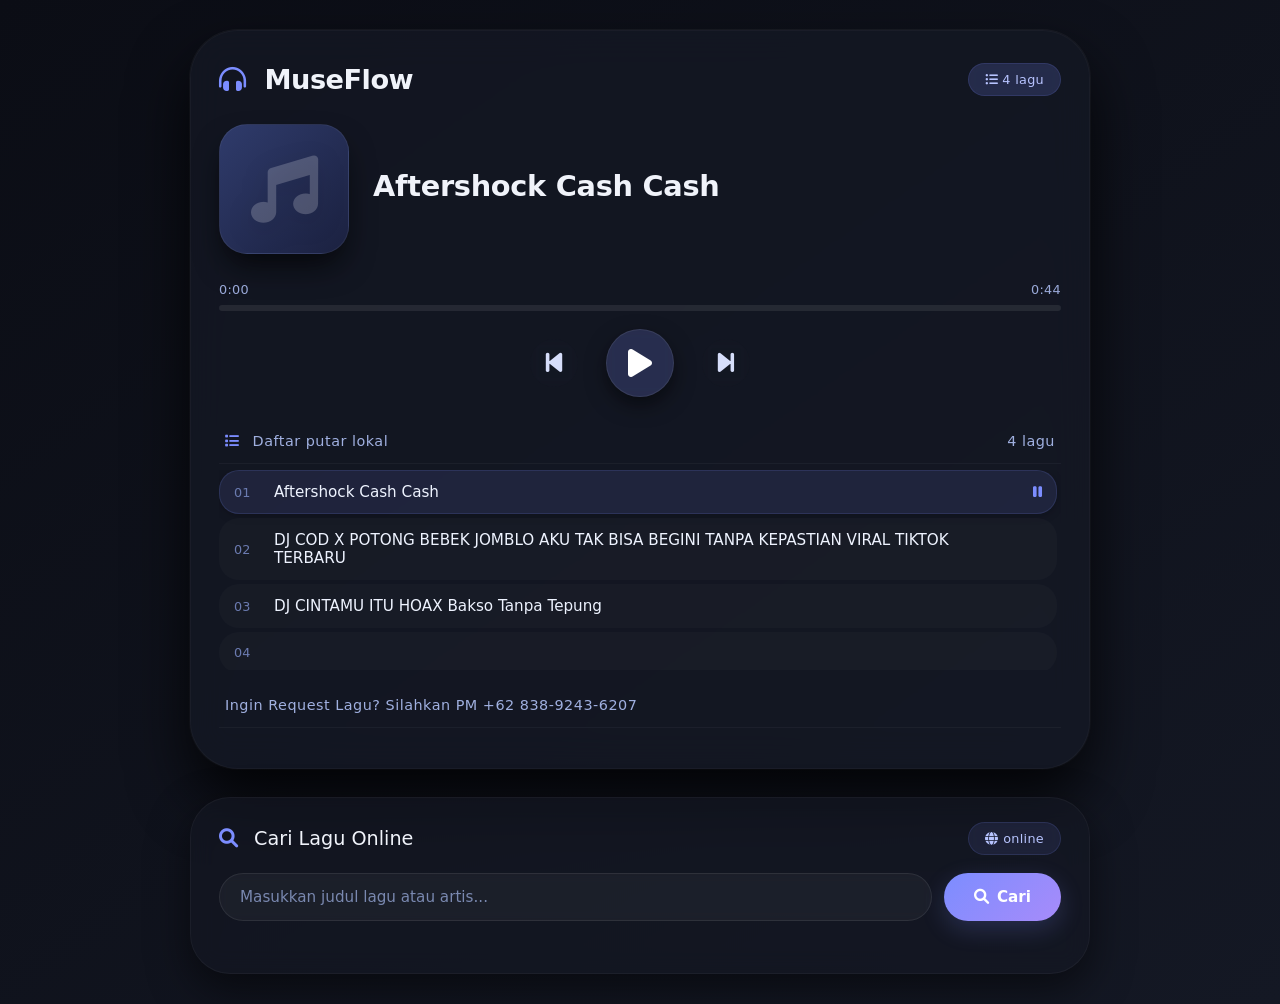
<file: musik.html>
<!DOCTYPE html>
<html lang="id">

<head>
    <meta charset="UTF-8" />
    <meta name="viewport" content="width=device-width, initial-scale=1.0" />
    <title>🎵 MuseFlow — Pemutar & Pencarian Musik</title>
    <!-- Font Awesome -->
    <link rel="stylesheet" href="https://cdnjs.cloudflare.com/ajax/libs/font-awesome/6.0.0-beta3/css/all.min.css" />
    <style>
        * {
            margin: 0;
            padding: 0;
            box-sizing: border-box;
            font-family: 'Segoe UI', system-ui, -apple-system, sans-serif;
        }
        
        body {
            background: linear-gradient(145deg, #0b0d15 0%, #141824 100%);
            min-height: 100vh;
            padding: 30px 20px;
            display: flex;
            justify-content: center;
            align-items: flex-start;
        }
        
        .app-container {
            max-width: 900px;
            width: 100%;
        }
        
        /* === CARD UTAMA === */
        .player-card {
            width: 100%;
            background: rgba(20, 24, 36, 0.75);
            backdrop-filter: blur(18px);
            -webkit-backdrop-filter: blur(18px);
            border-radius: 48px;
            padding: 32px 28px 40px;
            box-shadow: 0 30px 60px rgba(0, 0, 0, 0.8), 0 0 0 1px rgba(255, 255, 255, 0.05);
            border: 1px solid rgba(255, 255, 255, 0.03);
            margin-bottom: 28px;
            transition: 0.25s ease;
        }
        
        /* HEADER */
        .header {
            display: flex;
            justify-content: space-between;
            align-items: center;
            margin-bottom: 28px;
            flex-wrap: wrap;
            gap: 12px;
        }
        
        .header h1 {
            color: #f0f3fa;
            font-weight: 600;
            font-size: 1.7rem;
            letter-spacing: -0.5px;
        }
        
        .header h1 i {
            color: #7c8dff;
            margin-right: 10px;
        }
        
        .badge {
            background: rgba(124, 141, 255, 0.18);
            padding: 8px 16px;
            border-radius: 40px;
            font-size: 0.8rem;
            color: #b7c4ff;
            border: 1px solid rgba(124, 141, 255, 0.15);
            backdrop-filter: blur(4px);
            letter-spacing: 0.3px;
        }
        
        /* COVER + INFO */
        .cover-area {
            display: flex;
            align-items: center;
            gap: 24px;
            margin-bottom: 28px;
            flex-wrap: wrap;
        }
        
        .cover-art {
            width: 130px;
            height: 130px;
            border-radius: 28px;
            background: linear-gradient(135deg, #2f3b6b, #1b2140);
            display: flex;
            align-items: center;
            justify-content: center;
            box-shadow: 0 16px 30px -6px rgba(0, 0, 0, 0.7);
            flex-shrink: 0;
            border: 1px solid rgba(255, 255, 255, 0.06);
            overflow: hidden;
        }
        
        .cover-art img {
            width: 100%;
            height: 100%;
            object-fit: cover;
        }
        
        .cover-art i {
            font-size: 4.2rem;
            color: rgba(255, 255, 255, 0.2);
            filter: drop-shadow(0 8px 12px rgba(0, 0, 0, 0.5));
        }
        
        .song-meta {
            flex: 1;
            min-width: 160px;
        }
        
        .song-meta .title {
            font-size: 1.8rem;
            font-weight: 600;
            color: #f0f3fa;
            letter-spacing: -0.3px;
            line-height: 1.2;
            margin-bottom: 6px;
            display: -webkit-box;
            -webkit-line-clamp: 1;
            -webkit-box-orient: vertical;
            overflow: hidden;
        }
        
        .song-meta .artist {
            font-size: 1rem;
            color: #a8b6e6;
            font-weight: 400;
            opacity: 0.8;
        }
        
        /* PROGRESS */
        .progress-wrapper {
            margin: 20px 0 18px;
        }
        
        .time-row {
            display: flex;
            justify-content: space-between;
            font-size: 0.8rem;
            color: #9aa9d9;
            letter-spacing: 0.3px;
            margin-bottom: 8px;
        }
        
        .progress-bar {
            width: 100%;
            height: 6px;
            background: rgba(255, 255, 255, 0.08);
            border-radius: 12px;
            cursor: pointer;
            position: relative;
            transition: 0.15s;
        }
        
        .progress-bar:hover {
            height: 8px;
        }
        
        .progress-fill {
            height: 100%;
            width: 0%;
            background: linear-gradient(90deg, #7c8dff, #b7a6ff);
            border-radius: 12px;
            position: relative;
            transition: width 0.1s linear;
            box-shadow: 0 0 12px rgba(124, 141, 255, 0.5);
        }
        
        /* KONTROL */
        .controls {
            display: flex;
            align-items: center;
            justify-content: center;
            gap: 28px;
            margin: 12px 0 28px;
        }
        
        .controls button {
            background: transparent;
            border: none;
            color: #d6defa;
            font-size: 1.6rem;
            cursor: pointer;
            transition: 0.2s;
            width: 48px;
            height: 48px;
            border-radius: 40px;
            display: flex;
            align-items: center;
            justify-content: center;
            backdrop-filter: blur(4px);
        }
        
        .controls button:hover {
            background: rgba(255, 255, 255, 0.05);
            color: #ffffff;
            transform: scale(1.04);
        }
        
        .controls .play-btn {
            background: rgba(124, 141, 255, 0.2);
            font-size: 2rem;
            width: 68px;
            height: 68px;
            color: white;
            border: 1px solid rgba(255, 255, 255, 0.08);
            box-shadow: 0 8px 20px rgba(0, 0, 0, 0.5);
        }
        
        .controls .play-btn:hover {
            background: rgba(124, 141, 255, 0.4);
            transform: scale(1.02);
            box-shadow: 0 8px 28px rgba(124, 141, 255, 0.3);
        }
        
        /* === PLAYLIST LOKAL === */
        .playlist-section {
            margin-top: 12px;
        }
        
        .playlist-title {
            display: flex;
            justify-content: space-between;
            color: #a0b0e0;
            font-size: 0.9rem;
            letter-spacing: 0.5px;
            padding: 8px 6px 14px 6px;
            border-bottom: 1px solid rgba(255, 255, 255, 0.04);
        }
        
        .playlist-title span i {
            margin-right: 8px;
            color: #7c8dff;
        }
        
        .playlist-items {
            max-height: 200px;
            overflow-y: auto;
            padding-right: 4px;
            margin-top: 6px;
            scrollbar-width: thin;
            scrollbar-color: #2a3153 transparent;
        }
        
        .playlist-items::-webkit-scrollbar {
            width: 4px;
        }
        
        .playlist-items::-webkit-scrollbar-thumb {
            background: #2a3153;
            border-radius: 20px;
        }
        
        .playlist-item {
            display: flex;
            align-items: center;
            gap: 14px;
            padding: 12px 14px;
            margin-bottom: 4px;
            border-radius: 20px;
            background: rgba(255, 255, 255, 0.02);
            transition: 0.2s;
            cursor: pointer;
            border: 1px solid transparent;
        }
        
        .playlist-item:hover {
            background: rgba(255, 255, 255, 0.04);
            border-color: rgba(255, 255, 255, 0.03);
        }
        
        .playlist-item.active {
            background: rgba(124, 141, 255, 0.12);
            border-color: rgba(124, 141, 255, 0.15);
            box-shadow: 0 2px 10px rgba(0, 0, 0, 0.2);
        }
        
        .playlist-item .index {
            color: #6b7bb0;
            font-size: 0.8rem;
            min-width: 26px;
            font-weight: 500;
        }
        
        .playlist-item .info {
            flex: 1;
        }
        
        .playlist-item .info .name {
            color: #eef3ff;
            font-weight: 500;
            font-size: 0.95rem;
        }
        
        .playlist-item .info .sub {
            color: #8899cc;
            font-size: 0.7rem;
            opacity: 0.7;
        }
        
        .playlist-item .status-icon {
            color: #7c8dff;
            font-size: 0.9rem;
            width: 24px;
            text-align: right;
        }
        
        /* === SEARCH SECTION === */
        .search-section {
            background: rgba(20, 24, 36, 0.6);
            backdrop-filter: blur(12px);
            border-radius: 40px;
            padding: 24px 28px 32px;
            border: 1px solid rgba(255, 255, 255, 0.04);
            box-shadow: 0 16px 40px rgba(0, 0, 0, 0.5);
        }
        
        .search-header {
            display: flex;
            justify-content: space-between;
            align-items: center;
            margin-bottom: 18px;
            flex-wrap: wrap;
            gap: 10px;
        }
        
        .search-header h2 {
            color: #f0f3fa;
            font-weight: 500;
            font-size: 1.2rem;
        }
        
        .search-header h2 i {
            color: #7c8dff;
            margin-right: 10px;
        }
        
        .search-box {
            display: flex;
            gap: 12px;
            flex-wrap: wrap;
        }
        
        .search-box input {
            flex: 1;
            min-width: 200px;
            padding: 14px 20px;
            border-radius: 40px;
            border: 1px solid rgba(255, 255, 255, 0.08);
            background: rgba(255, 255, 255, 0.04);
            color: #f0f3fa;
            font-size: 0.95rem;
            outline: none;
            transition: 0.25s;
            backdrop-filter: blur(4px);
        }
        
        .search-box input::placeholder {
            color: #7a89b0;
        }
        
        .search-box input:focus {
            border-color: rgba(124, 141, 255, 0.4);
            background: rgba(255, 255, 255, 0.07);
            box-shadow: 0 0 20px rgba(124, 141, 255, 0.05);
        }
        
        .search-box button {
            padding: 14px 30px;
            border-radius: 40px;
            border: none;
            background: linear-gradient(135deg, #7c8dff, #a78bfa);
            color: white;
            font-weight: 600;
            font-size: 0.95rem;
            cursor: pointer;
            transition: 0.25s;
            box-shadow: 0 8px 24px rgba(124, 141, 255, 0.2);
            display: flex;
            align-items: center;
            gap: 8px;
        }
        
        .search-box button:hover {
            transform: scale(1.02);
            box-shadow: 0 12px 32px rgba(124, 141, 255, 0.35);
        }
        
        .search-box button:active {
            transform: scale(0.97);
        }
        
        /* HASIL PENCARIAN */
        .search-results {
            margin-top: 20px;
            max-height: 340px;
            overflow-y: auto;
            padding-right: 4px;
            scrollbar-width: thin;
            scrollbar-color: #2a3153 transparent;
        }
        
        .search-results::-webkit-scrollbar {
            width: 4px;
        }
        
        .search-results::-webkit-scrollbar-thumb {
            background: #2a3153;
            border-radius: 20px;
        }
        
        .result-card {
            display: flex;
            align-items: center;
            gap: 16px;
            background: rgba(255, 255, 255, 0.02);
            padding: 12px 16px;
            border-radius: 20px;
            margin-bottom: 8px;
            border: 1px solid rgba(255, 255, 255, 0.03);
            transition: 0.2s;
        }
        
        .result-card:hover {
            background: rgba(255, 255, 255, 0.05);
        }
        
        .result-card img {
            width: 56px;
            height: 56px;
            border-radius: 14px;
            object-fit: cover;
            flex-shrink: 0;
            box-shadow: 0 4px 12px rgba(0, 0, 0, 0.3);
        }
        
        .result-info {
            flex: 1;
            min-width: 0;
        }
        
        .result-info .track {
            color: #f0f3fa;
            font-weight: 500;
            font-size: 0.95rem;
            white-space: nowrap;
            overflow: hidden;
            text-overflow: ellipsis;
        }
        
        .result-info .artist {
            color: #8899cc;
            font-size: 0.8rem;
        }
        
        .result-card audio {
            width: 120px;
            flex-shrink: 0;
            height: 38px;
            border-radius: 30px;
        }
        
        .result-card audio::-webkit-media-controls-panel {
            background: rgba(20, 24, 36, 0.8);
            border-radius: 30px;
        }
        
        .result-card audio::-webkit-media-controls-play-button {
            background: #7c8dff;
            border-radius: 50%;
            color: white;
        }
        
        .no-results {
            color: #7a89b0;
            text-align: center;
            padding: 30px 0;
            font-style: italic;
        }
        
        .loading {
            color: #a8b6e6;
            text-align: center;
            padding: 20px 0;
        }
        
        /* RESPONSIVE */
        @media (max-width: 640px) {
            .player-card {
                padding: 24px 16px 30px;
                border-radius: 32px;
            }
            .cover-area {
                flex-direction: column;
                align-items: flex-start;
            }
            .cover-art {
                width: 100px;
                height: 100px;
            }
            .song-meta .title {
                font-size: 1.4rem;
            }
            .controls {
                gap: 16px;
            }
            .controls .play-btn {
                width: 60px;
                height: 60px;
                font-size: 1.6rem;
            }
            .search-section {
                padding: 20px 16px 24px;
            }
            .search-box input {
                min-width: 150px;
            }
            .result-card {
                flex-wrap: wrap;
            }
            .result-card audio {
                width: 100%;
                margin-top: 6px;
            }
        }
    </style>
</head>

<body>
    <div class="app-container">
        <!-- === PEMUTAR LOKAL === -->
        <div class="player-card" id="app">
            <div class="header">
                <h1><i class="fas fa-headphones-alt"></i> MuseFlow</h1>
                <span class="badge" id="localBadge"><i class="fas fa-list-ul"></i> 6 lagu</span>
            </div>

            <div class="cover-area">
                <div class="cover-art" id="coverArt">
                    <i class="fas fa-music"></i>
                </div>
                <div class="song-meta">
                    <div class="title" id="currentTitle">Pilih Lagu</div>
                    <div class="artist" id="currentArtist">🎧 koleksi lokal</div>
                </div>
            </div>

            <div class="progress-wrapper">
                <div class="time-row">
                    <span id="currentTime">0:00</span>
                    <span id="durationTime">0:00</span>
                </div>
                <div class="progress-bar" id="progressBar">
                    <div class="progress-fill" id="progressFill"></div>
                </div>
            </div>

            <div class="controls">
                <button id="prevBtn" title="Lagu sebelumnya"><i class="fas fa-step-backward"></i></button>
                <button class="play-btn" id="playBtn" title="Putar / Jeda"><i class="fas fa-play"></i></button>
                <button id="nextBtn" title="Lagu berikutnya"><i class="fas fa-step-forward"></i></button>
            </div>

            <div class="playlist-section">
                <div class="playlist-title">
                    <span><i class="fas fa-list"></i> Daftar putar lokal</span>
                    <span id="totalSongs">6 lagu</span>
                </div>
                <div class="playlist-items" id="playlistContainer"></div>
                <br>
                <div class="playlist-title">
                    <p> Ingin Request Lagu? Silahkan PM +62 838-9243-6207</p>
                </div>

            </div>
        </div>

        <!-- === PENCARIAN LAGU === -->
        <div class="search-section">
            <div class="search-header">
                <h2><i class="fas fa-search"></i> Cari Lagu Online</h2>
                <span class="badge" style="background:rgba(124,141,255,0.1);"><i class="fas fa-globe"></i> online</span>
            </div>
            <div class="search-box">
                <input id="query" placeholder="Masukkan judul lagu atau artis..." />
                <button onclick="cariLagu()"><i class="fas fa-search"></i> Cari</button>
            </div>
            <div class="search-results" id="hasil"></div>
        </div>
    </div>

    <script>
        // ============================================================
        // 1. PEMUTAR LOKAL (dari file nama_audio*.mp3)
        // ============================================================
        (function() {
            const songs = [
                { src: 'Aftershock Cash Cash.mp3', title: 'Aftershock Cash Cash', artist: '' },
                { src: 'DJ COD X POTONG BEBEK JOMBLO DJ AKU TAK BISA BEGINI TANPA KEPASTIAN VIRAL TIKTOK TERBARU.mp3', title: 'DJ COD X POTONG BEBEK JOMBLO AKU TAK BISA BEGINI TANPA KEPASTIAN VIRAL TIKTOK TERBARU', artist: '' },
                { src: 'DJ CINTAMU ITU HOAX Bakso Tanpa Tepung.mp3', title: 'DJ CINTAMU ITU HOAX Bakso Tanpa Tepung', artist: '' },
                { src: '', title: '', artist: '' }
            ];
        
            const audio = new Audio();
            const playBtn = document.getElementById('playBtn');
            const prevBtn = document.getElementById('prevBtn');
            const nextBtn = document.getElementById('nextBtn');
            const progressBar = document.getElementById('progressBar');
            const progressFill = document.getElementById('progressFill');
            const currentTimeEl = document.getElementById('currentTime');
            const durationTimeEl = document.getElementById('durationTime');
            const currentTitle = document.getElementById('currentTitle');
            const currentArtist = document.getElementById('currentArtist');
            const playlistContainer = document.getElementById('playlistContainer');
            const coverArt = document.getElementById('coverArt');
        
            let currentIndex = 0;
            let isPlaying = false;
            let isDragging = false;
            let localAudioInitialized = false;
        
            function renderPlaylist() {
                playlistContainer.innerHTML = '';
                songs.forEach((song, index) => {
                    const item = document.createElement('div');
                    item.className = `playlist-item ${index === currentIndex ? 'active' : ''}`;
                    item.dataset.index = index;
        
                    const indexSpan = document.createElement('span');
                    indexSpan.className = 'index';
                    indexSpan.textContent = String(index + 1).padStart(2, '0');
        
                    const infoDiv = document.createElement('div');
                    infoDiv.className = 'info';
                    infoDiv.innerHTML = `
                        <div class="name">${song.title}</div>
                        <div class="sub">${song.artist}</div>
                    `;
        
                    const statusIcon = document.createElement('span');
                    statusIcon.className = 'status-icon';
                    if (index === currentIndex && isPlaying) {
                        statusIcon.innerHTML = '<i class="fas fa-volume-up"></i>';
                    } else if (index === currentIndex) {
                        statusIcon.innerHTML = '<i class="fas fa-pause"></i>';
                    } else {
                        statusIcon.innerHTML = '';
                    }
        
                    item.appendChild(indexSpan);
                    item.appendChild(infoDiv);
                    item.appendChild(statusIcon);
                    playlistContainer.appendChild(item);
        
                    item.addEventListener('click', () => {
                        currentIndex = index;
                        loadSong(currentIndex);
                    
                        audio.currentTime = 0;
                        audio.play().catch(() => {});
                    
                        isPlaying = true;
                        playBtn.innerHTML = '<i class="fas fa-pause"></i>';
                    
                        updatePlaylistActive();
                        updateMeta();
                        resetCoverArt();
                    });
                });
            }
        
            function loadSong(index) {
                const song = songs[index];
                if (!song) return;
                audio.src = song.src;
                audio.load();
                currentTitle.textContent = song.title;
                currentArtist.textContent = song.artist;
                progressFill.style.width = '0%';
                currentTimeEl.textContent = '0:00';
                durationTimeEl.textContent = '0:00';
                updatePlaylistActive();
                resetCoverArt();
            }
        
            function togglePlay() {
                if (audio.src === '' || !audio.src) {
                    currentIndex = 0;
                    loadSong(0);
                }
                if (audio.paused) {
                    audio.play().catch(() => {});
                    playBtn.innerHTML = '<i class="fas fa-pause"></i>';
                    isPlaying = true;
                } else {
                    audio.pause();
                    playBtn.innerHTML = '<i class="fas fa-play"></i>';
                    isPlaying = false;
                }
                updatePlaylistActive();
            }
        
            function updatePlaylistActive() {
                const items = playlistContainer.querySelectorAll('.playlist-item');
                items.forEach((item, idx) => {
                    item.classList.remove('active');
                    const iconSpan = item.querySelector('.status-icon');
                    if (idx === currentIndex) {
                        item.classList.add('active');
                        if (!audio.paused && isPlaying) {
                            iconSpan.innerHTML = '<i class="fas fa-volume-up"></i>';
                        } else {
                            iconSpan.innerHTML = '<i class="fas fa-pause"></i>';
                        }
                    } else {
                        iconSpan.innerHTML = '';
                    }
                });
            }
        
            function updateMeta() {
                const song = songs[currentIndex];
                if (song) {
                    currentTitle.textContent = song.title;
                    currentArtist.textContent = song.artist;
                }
            }
        
            function resetCoverArt() {
                coverArt.innerHTML = '<i class="fas fa-music"></i>';
            }
        
            function formatTime(seconds) {
                if (isNaN(seconds) || seconds === Infinity) return '0:00';
                const mins = Math.floor(seconds / 60);
                const secs = Math.floor(seconds % 60);
                return `${mins}:${secs.toString().padStart(2, '0')}`;
            }
        
            function updateProgress() {
                if (!audio.duration) return;
                const percent = (audio.currentTime / audio.duration) * 100;
                progressFill.style.width = `${percent}%`;
                currentTimeEl.textContent = formatTime(audio.currentTime);
                durationTimeEl.textContent = formatTime(audio.duration);
                if (isPlaying && !audio.paused) {
                    const items = playlistContainer.querySelectorAll('.playlist-item');
                    items.forEach((item, idx) => {
                        const iconSpan = item.querySelector('.status-icon');
                        if (idx === currentIndex) {
                            iconSpan.innerHTML = '<i class="fas fa-volume-up"></i>';
                        }
                    });
                }
            }
        
            playBtn.addEventListener('click', togglePlay);
        
            prevBtn.addEventListener('click', () => {
                if (songs.length === 0) return;
                currentIndex = (currentIndex - 1 + songs.length) % songs.length;
                loadSong(currentIndex);
                if (isPlaying) {
                    audio.play().catch(() => {});
                } else {
                    playBtn.innerHTML = '<i class="fas fa-play"></i>';
                }
                updatePlaylistActive();
            });
        
            nextBtn.addEventListener('click', () => {
                if (songs.length === 0) return;
                currentIndex = (currentIndex + 1) % songs.length;
                loadSong(currentIndex);
                if (isPlaying) {
                    audio.play().catch(() => {});
                } else {
                    playBtn.innerHTML = '<i class="fas fa-play"></i>';
                }
                updatePlaylistActive();
            });
        
            progressBar.addEventListener('mousedown', (e) => {
                isDragging = true;
                const rect = progressBar.getBoundingClientRect();
                const x = (e.clientX - rect.left) / rect.width;
                if (audio.duration) {
                    audio.currentTime = x * audio.duration;
                }
            });
        
            window.addEventListener('mousemove', (e) => {
                if (isDragging) {
                    const rect = progressBar.getBoundingClientRect();
                    let x = (e.clientX - rect.left) / rect.width;
                    x = Math.min(1, Math.max(0, x));
                    progressFill.style.width = `${x * 100}%`;
                    if (audio.duration) {
                        audio.currentTime = x * audio.duration;
                    }
                }
            });
        
            window.addEventListener('mouseup', () => {
                isDragging = false;
            });
        
            audio.addEventListener('timeupdate', updateProgress);
        
            audio.addEventListener('loadedmetadata', () => {
                durationTimeEl.textContent = formatTime(audio.duration);
                if (!audio.paused) {
                    updatePlaylistActive();
                }
            });
        
            audio.addEventListener('play', () => {
                isPlaying = true;
                playBtn.innerHTML = '<i class="fas fa-pause"></i>';
                updatePlaylistActive();
            });
        
            audio.addEventListener('pause', () => {
                isPlaying = false;
                playBtn.innerHTML = '<i class="fas fa-play"></i>';
                updatePlaylistActive();
            });
        
            audio.addEventListener('ended', () => {
                if (songs.length > 1) {
                    currentIndex = (currentIndex + 1) % songs.length;
                    loadSong(currentIndex);
                    audio.play().catch(() => {});
                    updatePlaylistActive();
                } else {
                    playBtn.innerHTML = '<i class="fas fa-play"></i>';
                    isPlaying = false;
                    updatePlaylistActive();
                }
            });
        
            audio.addEventListener('error', (e) => {
                console.warn('⚠️ Gagal memuat audio lokal:', audio.src);
            });
        
            function initLocal() {
                renderPlaylist();
                if (songs.length) {
                    currentIndex = 0;
                    loadSong(0);
                    playBtn.innerHTML = '<i class="fas fa-play"></i>';
                    isPlaying = false;
                    updatePlaylistActive();
                }
                document.getElementById('localBadge').innerHTML = `<i class="fas fa-list-ul"></i> ${songs.length} lagu`;
                document.getElementById('totalSongs').textContent = `${songs.length} lagu`;
                localAudioInitialized = true;
            }
        
            initLocal();
        
            // expose untuk interaksi dari luar jika diperlukan
            window.localAudio = {
                play: () => { if (!localAudioInitialized) initLocal(); togglePlay(); },
                next: () => { if (!localAudioInitialized) initLocal(); nextBtn.click(); },
                prev: () => { if (!localAudioInitialized) initLocal(); prevBtn.click(); }
            };
        })();
        
        // ============================================================
        // 2. PENCARIAN LAGU (iTunes API)
        // ============================================================
        let currentAudioGlobal = null;
        
        document.getElementById("query").addEventListener("input", function() {
            clearTimeout(window.searchTimer);
            window.searchTimer = setTimeout(() => {
                if (this.value.trim() !== "") {
                    cariLagu();
                } else {
                    document.getElementById("hasil").innerHTML = "";
                }
            }, 500);
        });
        
        async function cariLagu() {
            const q = document.getElementById("query").value.trim();
            if (!q) {
                document.getElementById("hasil").innerHTML = '<div class="no-results"><i class="fas fa-info-circle"></i> Masukkan judul lagu atau artis</div>';
                return;
            }
        
            const hasilDiv = document.getElementById("hasil");
            hasilDiv.innerHTML = '<div class="loading"><i class="fas fa-spinner fa-spin"></i> Mencari...</div>';
        
            try {
                const res = await fetch(
                    `https://itunes.apple.com/search?term=${encodeURIComponent(q)}&entity=song&limit=60&media=music`
                );
                const data = await res.json();
        
                if (!data.results || data.results.length === 0) {
                    hasilDiv.innerHTML = '<div class="no-results"><i class="fas fa-music"></i> Tidak ditemukan</div>';
                    return;
                }
        
                let html = "";
                data.results.forEach((lagu, index) => {
                    const preview = lagu.previewUrl || '';
                    html += `
                        <div class="result-card">
                            <img src="${lagu.artworkUrl100 || 'https://via.placeholder.com/56/222/666?text=?'}" 
                                 alt="${lagu.trackName || 'cover'}" 
                                 onerror="this.src='https://via.placeholder.com/56/222/666?text=?'">
                            <div class="result-info">
                                <div class="track">${lagu.trackName || 'Unknown'}</div>
                                <div class="artist">${lagu.artistName || 'Unknown artist'}</div>
                            </div>
                            ${preview ? `
                                <audio id="audioSearch${index}" src="${preview}"></audio>
                                <button class="play-search-btn" data-index="${index}" style="background:red;color:white;border:none;border-radius:50%;width:40px;height:40px;cursor:pointer;font-size:1.2rem;transition:0.3s;">
                            <i class="fas fa-play"></i>
                                </button>
                            ` : '<span style="color:#666;font-size:0.8rem;">No preview</span>'}
                        </div>
                    `;
                });
        
                hasilDiv.innerHTML = html;
                
                // Tambahkan event listener untuk tombol play custom
                document.querySelectorAll('.play-search-btn').forEach(btn => {
                    btn.addEventListener('click', function() {
                        const index = this.dataset.index;
                        const audio = document.getElementById(`audioSearch${index}`);
                        
                        // Hentikan semua audio lain
                        document.querySelectorAll('.result-card audio').forEach(a => {
                            if (a !== audio) {
                                a.pause();
                                a.currentTime = 0;
                                // Ubah tombol lain menjadi merah
                                const otherBtn = document.querySelector(`.play-search-btn[data-index="${a.id.replace('audioSearch', '')}"]`);
                                if (otherBtn) {
                                    otherBtn.style.background = 'red';
                                    otherBtn.innerHTML = '<i class="fas fa-play"></i>';
                                }
                            }
                        });
                        
                        if (audio.paused) {
                            audio.play();
                            this.style.background = 'green';
                            this.innerHTML = '<i class="fas fa-pause"></i>';
                        } else {
                            audio.pause();
                            this.style.background = 'red';
                            this.innerHTML = '<i class="fas fa-play"></i>';
                        }
                    });
                });
                
                // Event untuk mendeteksi audio selesai
                document.querySelectorAll('.result-card audio').forEach(audio => {
                    audio.addEventListener('ended', function() {
                        const index = this.id.replace('audioSearch', '');
                        const btn = document.querySelector(`.play-search-btn[data-index="${index}"]`);
                        if (btn) {
                            btn.style.background = 'red';
                            btn.innerHTML = '<i class="fas fa-play"></i>';
                        }
                    });
                });
        
            } catch (err) {
                console.error(err);
                hasilDiv.innerHTML = '<div class="no-results"><i class="fas fa-exclamation-triangle"></i> Gagal mengambil data</div>';
            }
        }
        
        // Trigger pencarian awal dengan placeholder
        window.addEventListener('load', () => {
            // Biarkan kosong
        });
    </script>
</body>

</html>
</file>
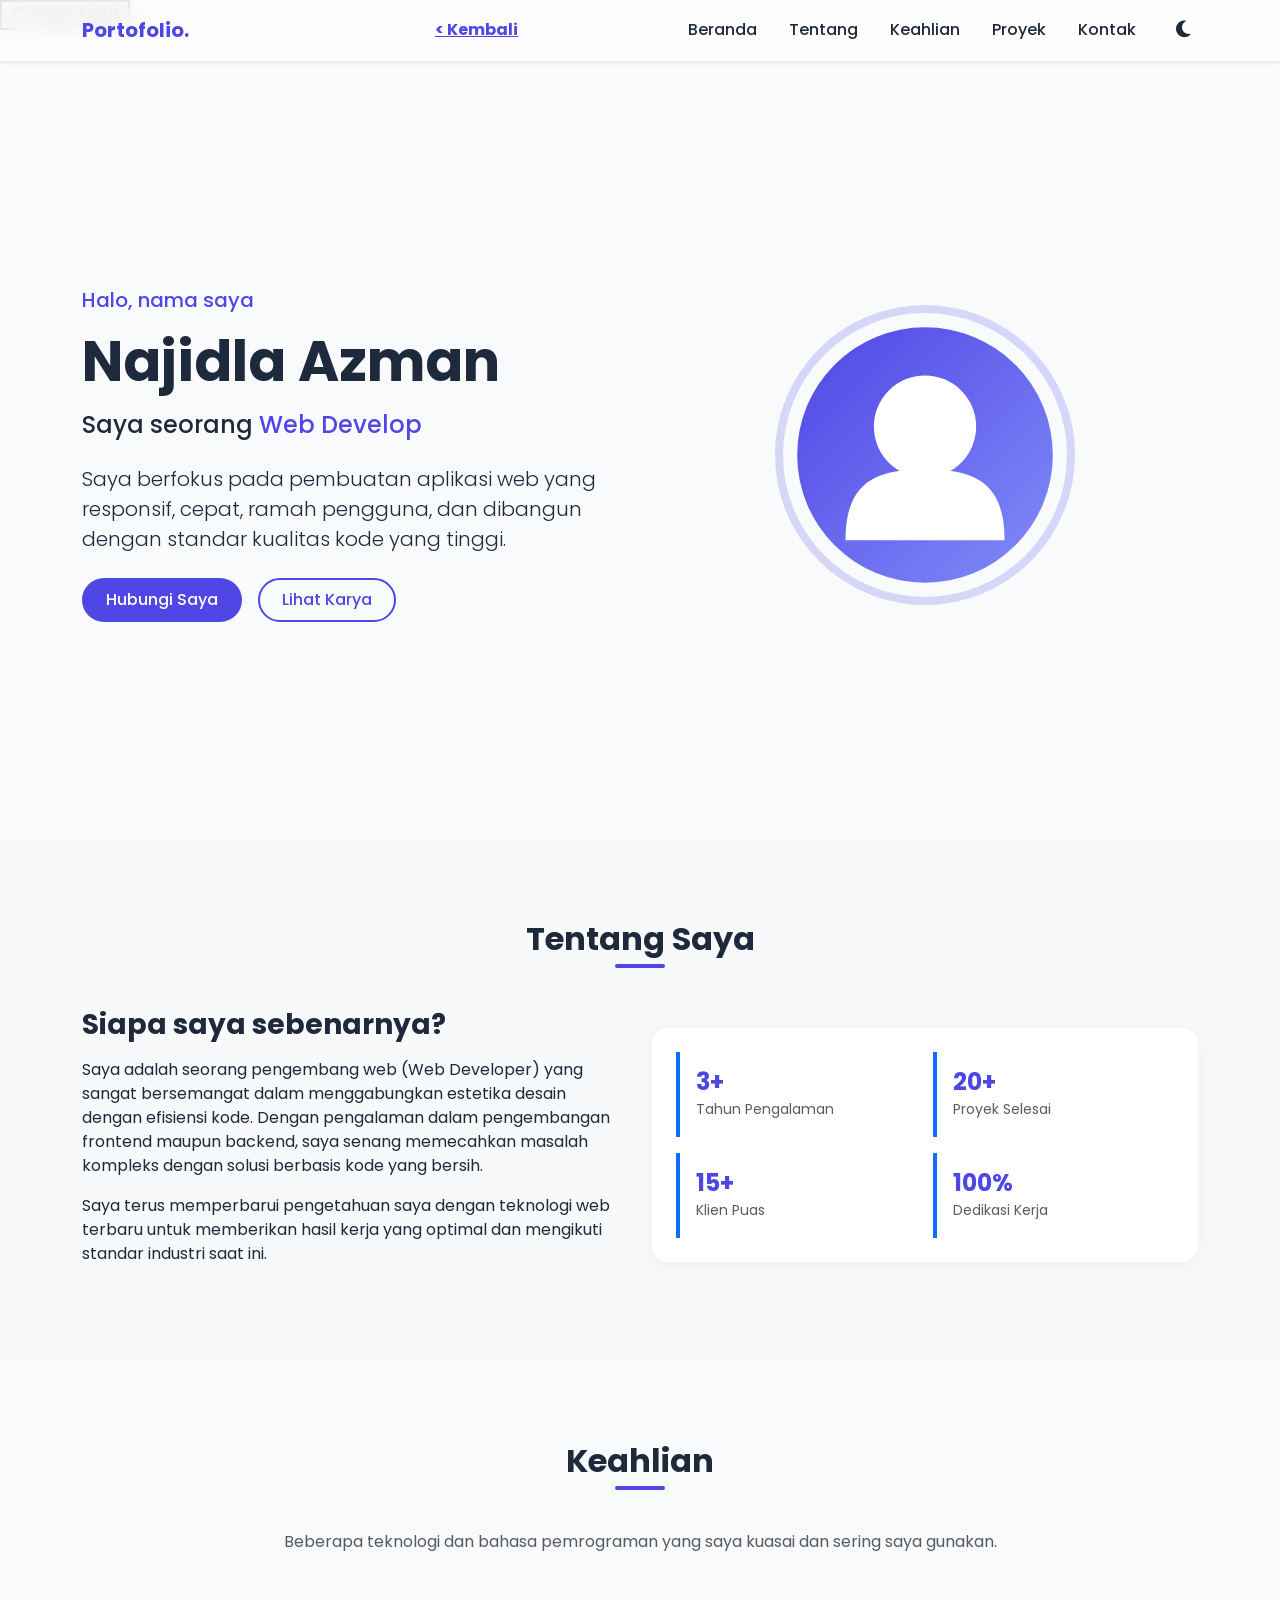
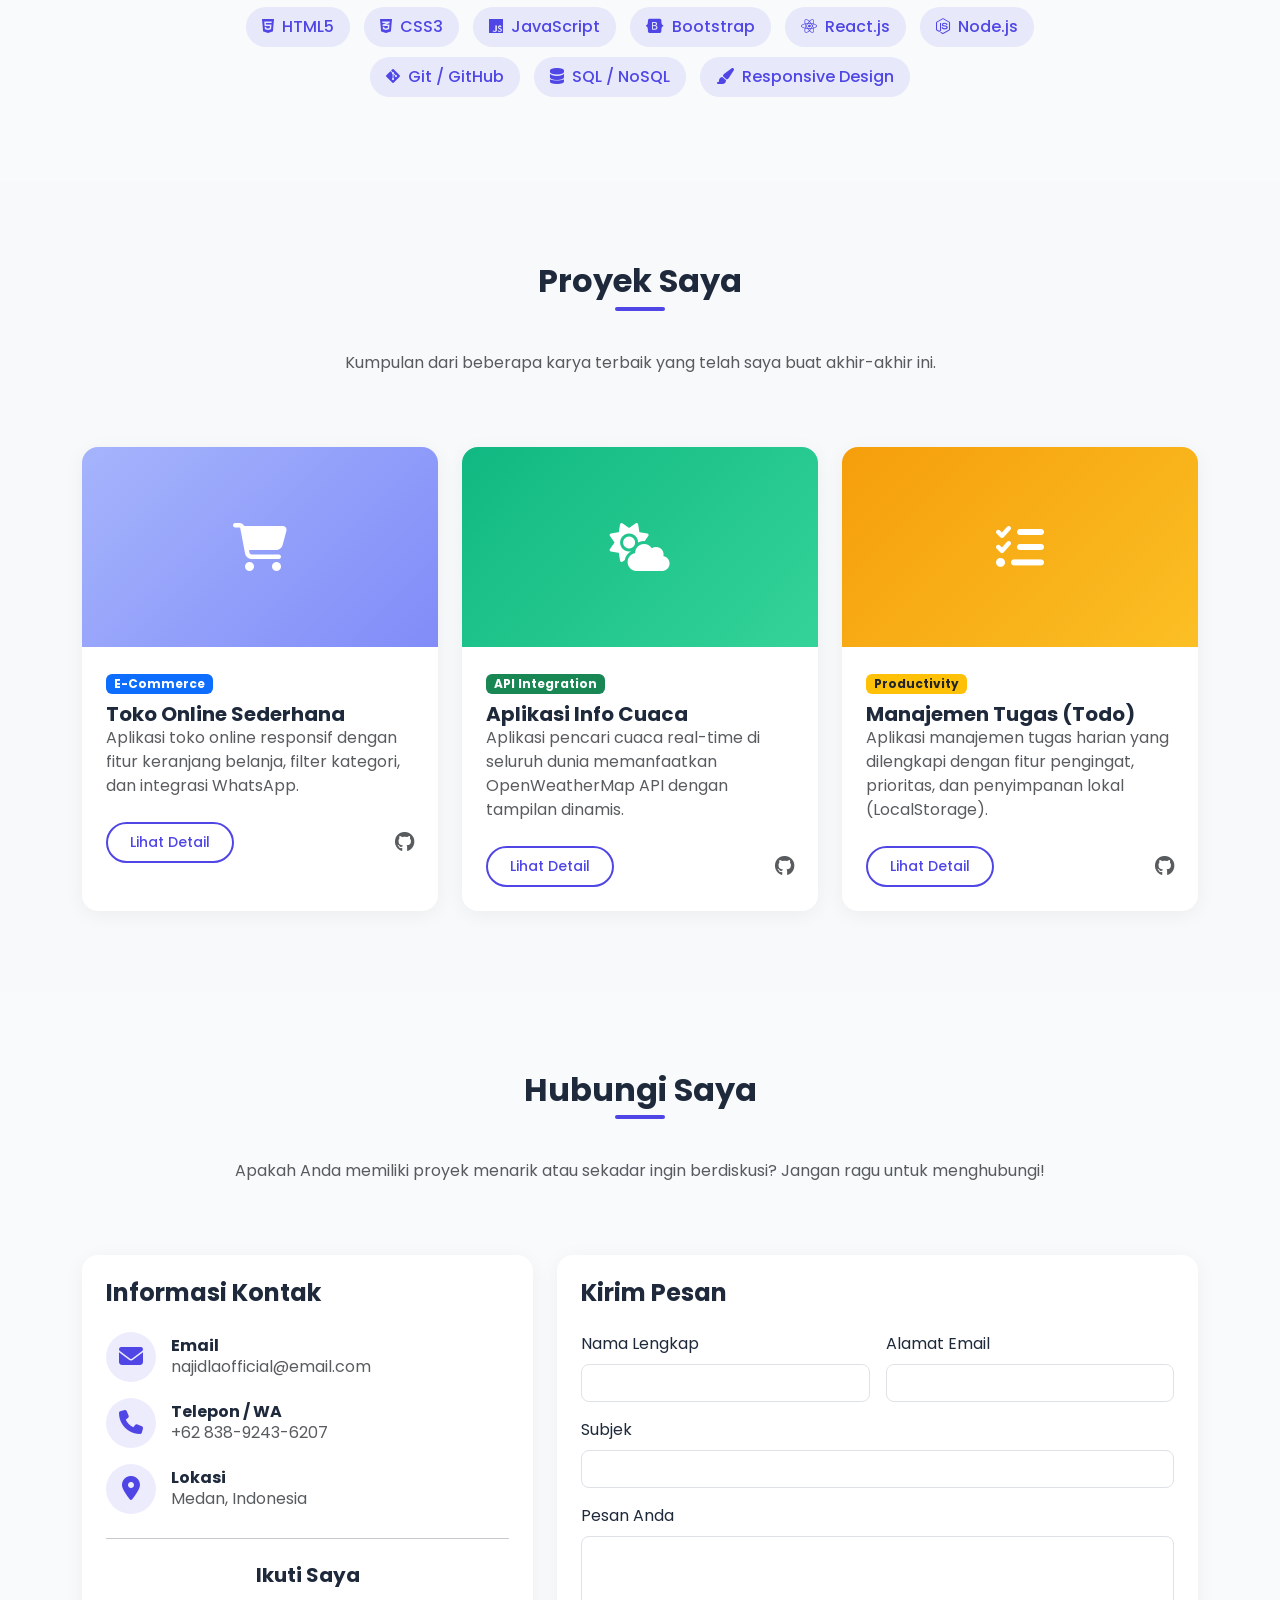
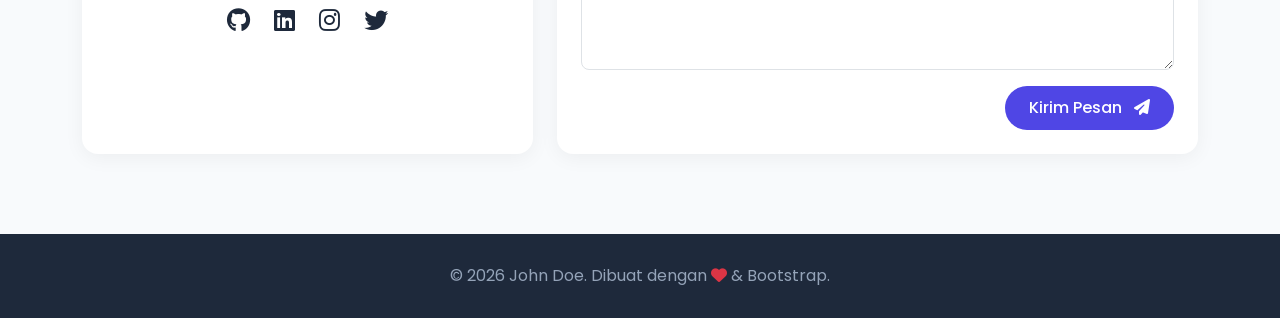
<file: najidlaazman.html>
<!DOCTYPE html>
<html lang="id">

<head>
    <meta charset="UTF-8">
    <meta name="viewport" content="width=device-width, initial-scale=1.0">
    <title>Portofolio Saya | Developer & Desainer</title>
    <!-- Bootstrap CSS CDN -->
    <link href="https://cdn.jsdelivr.net/npm/bootstrap@5.3.2/dist/css/bootstrap.min.css" rel="stylesheet">
    <!-- Font Awesome Icons -->
    <link href="https://cdnjs.cloudflare.com/ajax/libs/font-awesome/6.4.2/css/all.min.css" rel="stylesheet">
    <!-- Google Fonts -->
    <link href="https://fonts.googleapis.com/css2?family=Poppins:wght@300;400;500;600;700&display=swap" rel="stylesheet">
    <style>
        :root {
            --primary-color: #4f46e5;
            --primary-hover: #4338ca;
            --bg-dark: #0f172a;
            --bg-light: #f8fafc;
            --text-dark: #1e293b;
            --text-light: #f1f5f9;
            --card-dark: #1e293b;
            --card-light: #ffffff;
            transition: background-color 0.3s, color 0.3s;
        }
        
        /* Default Light Theme */
        body {
            font-family: 'Poppins', sans-serif;
            background-color: var(--bg-light);
            color: var(--text-dark);
        }
        
        /* Dark Theme Class */
        body.dark-theme {
            background-color: var(--bg-dark);
            color: var(--text-light);
        }
        
        /* Navbar Customization */
        .navbar {
            backdrop-filter: blur(10px);
            background-color: rgba(255, 255, 255, 0.8);
            transition: all 0.3s;
        }
        body.dark-theme .navbar {
            background-color: rgba(15, 23, 42, 0.8);
        }
        .navbar-brand {
            font-weight: 700;
            color: var(--primary-color) !important;
        }
        .navbar-brand-back {
            font-weight: 700;
            color: var(--primary-color) !important;
            margin-left: 230px;
        }
        .nav-link {
            font-weight: 500;
            color: inherit !important;
            position: relative;
        }
        .nav-link::after {
            content: '';
            position: absolute;
            width: 0;
            height: 2px;
            bottom: 0;
            left: 0;
            background-color: var(--primary-color);
            transition: width 0.3s;
        }
        .nav-link:hover::after {
            width: 100%;
        }
        
        /* Theme Toggle Button */
        #theme-toggle {
            cursor: pointer;
            border: none;
            background: none;
            font-size: 1.2rem;
            color: inherit;
        }
        
        /* Hero Section */
        .hero {
            padding: 120px 0 80px 0;
            min-height: 90vh;
            display: flex;
            align-items: center;
        }
        .hero-img {
            border-radius: 50%;
            border: 8px solid rgba(79, 70, 229, 0.2);
            max-width: 300px;
            width: 100%;
            height: auto;
            object-fit: cover;
            animation: float 4s ease-in-out infinite;
        }
        @keyframes float {
            0%, 100% { transform: translateY(0); }
            50% { transform: translateY(-15px); }
        }
        
        /* Utility Styles */
        .text-primary-color {
            color: var(--primary-color);
        }
        .btn-custom {
            background-color: var(--primary-color);
            color: white;
            border-radius: 30px;
            padding: 10px 24px;
            font-weight: 500;
            border: none;
            transition: all 0.3s;
        }
        .btn-custom:hover {
            background-color: var(--primary-hover);
            color: white;
            transform: translateY(-2px);
            box-shadow: 0 4px 12px rgba(79, 70, 229, 0.3);
        }
        .btn-outline-custom {
            border: 2px solid var(--primary-color);
            color: var(--primary-color);
            border-radius: 30px;
            padding: 8px 22px;
            font-weight: 500;
            background: transparent;
            transition: all 0.3s;
        }
        .btn-outline-custom:hover {
            background-color: var(--primary-color);
            color: white;
            transform: translateY(-2px);
        }
        
        /* Section Styling */
        section {
            padding: 80px 0;
        }
        .section-title {
            position: relative;
            margin-bottom: 50px;
            font-weight: 700;
        }
        .section-title::after {
            content: '';
            position: absolute;
            bottom: -10px;
            left: 50%;
            transform: translateX(-50%);
            width: 50px;
            height: 4px;
            background-color: var(--primary-color);
            border-radius: 2px;
        }
        
        /* Cards and Elements for Portfolio & Skills */
        .card-custom {
            background-color: var(--card-light);
            border: none;
            border-radius: 16px;
            box-shadow: 0 4px 20px rgba(0, 0, 0, 0.05);
            transition: all 0.3s;
            overflow: hidden;
            height: 100%;
        }
        body.dark-theme .card-custom {
            background-color: var(--card-dark);
            box-shadow: 0 4px 20px rgba(0, 0, 0, 0.2);
        }
        .card-custom:hover {
            transform: translateY(-8px);
            box-shadow: 0 12px 30px rgba(79, 70, 229, 0.15);
        }
        .card-img-container {
            height: 200px;
            background: linear-gradient(135deg, #a5b4fc, #818cf8);
            display: flex;
            align-items: center;
            justify-content: center;
            color: white;
            font-size: 3rem;
        }
        
        /* Skills badges */
        .skill-badge {
            background-color: rgba(79, 70, 229, 0.1);
            color: var(--primary-color);
            padding: 8px 16px;
            border-radius: 30px;
            font-weight: 500;
            margin: 5px;
            display: inline-block;
            transition: all 0.3s;
        }
        .skill-badge:hover {
            background-color: var(--primary-color);
            color: white;
            transform: scale(1.05);
        }
        
        /* Contact Section */
        .contact-icon {
            font-size: 1.5rem;
            width: 50px;
            height: 50px;
            line-height: 50px;
            background-color: rgba(79, 70, 229, 0.1);
            color: var(--primary-color);
            border-radius: 50%;
            text-align: center;
            margin-right: 15px;
            transition: all 0.3s;
        }
        .contact-info-item:hover .contact-icon {
            background-color: var(--primary-color);
            color: white;
        }
        .social-link {
            font-size: 1.5rem;
            color: inherit;
            margin: 0 10px;
            transition: color 0.3s, transform 0.3s;
            display: inline-block;
        }
        .social-link:hover {
            color: var(--primary-color);
            transform: translateY(-3px);
        }
        
        /* Footer */
        footer {
            background-color: #1e293b;
            color: #94a3b8;
            padding: 30px 0;
            text-align: center;
        }
        body.dark-theme footer {
            background-color: #020617;
        }
    </style>
</head>

<body>


    <!-- CONTROL MUSIK/AUDIO -->
    <div class="music-wrap">
        <button id="musicBtn">
            <span class="btn-icon">🎵</span>
            <span class="btn-text">Putar Musik</span>
        </button>
    </div>

    <audio id="bgMusic" src="audio.mp3" autoplay loop></audio>


    <!-- Navigation Bar -->
    <nav class="navbar navbar-expand-lg fixed-top shadow-sm">
        <div class="container">
            <a class="navbar-brand" href="#hero">Portofolio.</a>
            <a href="index.html" class="navbar-brand-back">
                < Kembali</a>

                    <button class="navbar-toggler" type="button" data-bs-toggle="collapse" data-bs-target="#navbarNav" aria-controls="navbarNav" aria-expanded="false" aria-label="Toggle navigation">
                        <span class="navbar-toggler-icon"></span>
                    </button>
                    <div class="collapse navbar-collapse" id="navbarNav">
                        <ul class="navbar-nav ms-auto align-items-center">
                            <li class="nav-item">
                                <a class="nav-link mx-2" href="#hero">Beranda</a>
                            </li>
                            <li class="nav-item">
                                <a class="nav-link mx-2" href="#about">Tentang</a>
                            </li>
                            <li class="nav-item">
                                <a class="nav-link mx-2" href="#skills">Keahlian</a>
                            </li>
                            <li class="nav-item">
                                <a class="nav-link mx-2" href="#projects">Proyek</a>
                            </li>
                            <li class="nav-item">
                                <a class="nav-link mx-2" href="#contact">Kontak</a>
                            </li>
                            <li class="nav-item ms-lg-3">
                                <button id="theme-toggle" class="btn p-2" title="Ganti Tema">
                                    <i class="fas fa-moon" id="theme-icon"></i>
                                </button>
                            </li>
                        </ul>
                    </div>
        </div>
    </nav>

    <!-- Hero Section -->
    <section id="hero" class="hero">
        <div class="container">
            <div class="row align-items-center flex-column-reverse flex-md-row">
                <div class="col-md-6 mt-5 mt-md-0 text-center text-md-start">
                    <h5 class="text-primary-color mb-3">Halo, nama saya</h5>
                    <h1 class="display-4 fw-bold mb-3">Najidla Azman</h1>
                    <h3 class="h4 mb-4">Saya seorang <span id="typed-text" class="text-primary-color"></span></h3>
                    <p class="lead mb-4">Saya berfokus pada pembuatan aplikasi web yang responsif, cepat, ramah pengguna, dan dibangun dengan standar kualitas kode yang tinggi.</p>
                    <div class="d-flex justify-content-center justify-content-md-start gap-3">
                        <a href="#contact" class="btn btn-custom">Hubungi Saya</a>
                        <a href="#projects" class="btn btn-outline-custom">Lihat Karya</a>
                    </div>
                </div>
                <div class="col-md-6 text-center">
                    <!-- Default SVG Avatar if no image available -->
                    <svg class="hero-img" viewBox="0 0 100 100" xmlns="http://www.w3.org/2000/svg">
                        <defs>
                            <linearGradient id="grad" x1="0%" y1="0%" x2="100%" y2="100%">
                                <stop offset="0%" style="stop-color:#4f46e5;stop-opacity:1" />
                                <stop offset="100%" style="stop-color:#818cf8;stop-opacity:1" />
                            </linearGradient>
                        </defs>
                        <circle cx="50" cy="50" r="45" fill="url(#grad)" />
                        <!-- Avatar Silhouette -->
                        <circle cx="50" cy="40" r="18" fill="#ffffff" />
                        <path d="M 22,80 C 22,60 32,55 50,55 C 68,55 78,60 78,80 Z" fill="#ffffff" />
                    </svg>
                </div>
            </div>
        </div>
    </section>

    <!-- About Section -->
    <section id="about" class="bg-body-tertiary">
        <div class="container">
            <h2 class="text-center section-title">Tentang Saya</h2>
            <div class="row align-items-center mt-5">
                <div class="col-lg-6 mb-4 mb-lg-0">
                    <h3 class="fw-bold mb-3">Siapa saya sebenarnya?</h3>
                    <p>Saya adalah seorang pengembang web (Web Developer) yang sangat bersemangat dalam menggabungkan estetika desain dengan efisiensi kode. Dengan pengalaman dalam pengembangan frontend maupun backend, saya senang memecahkan masalah kompleks dengan solusi berbasis kode yang bersih.</p>
                    <p>Saya terus memperbarui pengetahuan saya dengan teknologi web terbaru untuk memberikan hasil kerja yang optimal dan mengikuti standar industri saat ini.</p>
                </div>
                <div class="col-lg-6">
                    <div class="card-custom p-4">
                        <div class="row g-3">
                            <div class="col-6">
                                <div class="p-3 border-start border-primary border-4">
                                    <h4 class="fw-bold text-primary-color m-0">3+</h4>
                                    <small class="text-muted">Tahun Pengalaman</small>
                                </div>
                            </div>
                            <div class="col-6">
                                <div class="p-3 border-start border-primary border-4">
                                    <h4 class="fw-bold text-primary-color m-0">20+</h4>
                                    <small class="text-muted">Proyek Selesai</small>
                                </div>
                            </div>
                            <div class="col-6">
                                <div class="p-3 border-start border-primary border-4">
                                    <h4 class="fw-bold text-primary-color m-0">15+</h4>
                                    <small class="text-muted">Klien Puas</small>
                                </div>
                            </div>
                            <div class="col-6">
                                <div class="p-3 border-start border-primary border-4">
                                    <h4 class="fw-bold text-primary-color m-0">100%</h4>
                                    <small class="text-muted">Dedikasi Kerja</small>
                                </div>
                            </div>
                        </div>
                    </div>
                </div>
            </div>
        </div>
    </section>

    <!-- Skills Section -->
    <section id="skills">
        <div class="container">
            <h2 class="text-center section-title">Keahlian</h2>
            <p class="text-center text-muted mb-5">Beberapa teknologi dan bahasa pemrograman yang saya kuasai dan sering saya gunakan.</p>
            <div class="row justify-content-center">
                <div class="col-md-10 text-center">
                    <span class="skill-badge"><i class="fab fa-html5 me-2"></i>HTML5</span>
                    <span class="skill-badge"><i class="fab fa-css3-alt me-2"></i>CSS3</span>
                    <span class="skill-badge"><i class="fab fa-js me-2"></i>JavaScript</span>
                    <span class="skill-badge"><i class="fab fa-bootstrap me-2"></i>Bootstrap</span>
                    <span class="skill-badge"><i class="fab fa-react me-2"></i>React.js</span>
                    <span class="skill-badge"><i class="fab fa-node-js me-2"></i>Node.js</span>
                    <span class="skill-badge"><i class="fab fa-git-alt me-2"></i>Git / GitHub</span>
                    <span class="skill-badge"><i class="fas fa-database me-2"></i>SQL / NoSQL</span>
                    <span class="skill-badge"><i class="fas fa-paint-brush me-2"></i>Responsive Design</span>
                </div>
            </div>
        </div>
    </section>

    <!-- Projects Section -->
    <section id="projects" class="bg-body-tertiary">
        <div class="container">
            <h2 class="text-center section-title">Proyek Saya</h2>
            <p class="text-center text-muted mb-5">Kumpulan dari beberapa karya terbaik yang telah saya buat akhir-akhir ini.</p>
            <div class="row g-4 mt-2">
                <!-- Project 1 -->
                <div class="col-md-4">
                    <div class="card-custom">
                        <div class="card-img-container">
                            <i class="fas fa-shopping-cart"></i>
                        </div>
                        <div class="card-body p-4">
                            <span class="badge bg-primary mb-2">E-Commerce</span>
                            <h5 class="card-title fw-bold">Toko Online Sederhana</h5>
                            <p class="card-text text-muted">Aplikasi toko online responsif dengan fitur keranjang belanja, filter kategori, dan integrasi WhatsApp.</p>
                            <div class="d-flex justify-content-between align-items-center mt-4">
                                <a href="#" class="btn btn-sm btn-outline-custom">Lihat Detail</a>
                                <a href="#" class="text-muted"><i class="fab fa-github fa-lg"></i></a>
                            </div>
                        </div>
                    </div>
                </div>
                <!-- Project 2 -->
                <div class="col-md-4">
                    <div class="card-custom">
                        <div class="card-img-container" style="background: linear-gradient(135deg, #10b981, #34d399);">
                            <i class="fas fa-cloud-sun"></i>
                        </div>
                        <div class="card-body p-4">
                            <span class="badge bg-success mb-2">API Integration</span>
                            <h5 class="card-title fw-bold">Aplikasi Info Cuaca</h5>
                            <p class="card-text text-muted">Aplikasi pencari cuaca real-time di seluruh dunia memanfaatkan OpenWeatherMap API dengan tampilan dinamis.</p>
                            <div class="d-flex justify-content-between align-items-center mt-4">
                                <a href="#" class="btn btn-sm btn-outline-custom">Lihat Detail</a>
                                <a href="#" class="text-muted"><i class="fab fa-github fa-lg"></i></a>
                            </div>
                        </div>
                    </div>
                </div>
                <!-- Project 3 -->
                <div class="col-md-4">
                    <div class="card-custom">
                        <div class="card-img-container" style="background: linear-gradient(135deg, #f59e0b, #fbbf24);">
                            <i class="fas fa-tasks"></i>
                        </div>
                        <div class="card-body p-4">
                            <span class="badge bg-warning text-dark mb-2">Productivity</span>
                            <h5 class="card-title fw-bold">Manajemen Tugas (Todo)</h5>
                            <p class="card-text text-muted">Aplikasi manajemen tugas harian yang dilengkapi dengan fitur pengingat, prioritas, dan penyimpanan lokal (LocalStorage).</p>
                            <div class="d-flex justify-content-between align-items-center mt-4">
                                <a href="#" class="btn btn-sm btn-outline-custom">Lihat Detail</a>
                                <a href="#" class="text-muted"><i class="fab fa-github fa-lg"></i></a>
                            </div>
                        </div>
                    </div>
                </div>
            </div>
        </div>
    </section>

    <!-- Contact Section -->
    <section id="contact">
        <div class="container">
            <h2 class="text-center section-title">Hubungi Saya</h2>
            <p class="text-center text-muted mb-5">Apakah Anda memiliki proyek menarik atau sekadar ingin berdiskusi? Jangan ragu untuk menghubungi!</p>
            <div class="row g-4 mt-2 justify-content-center">
                <div class="col-lg-5">
                    <div class="card-custom p-4">
                        <h4 class="fw-bold mb-4">Informasi Kontak</h4>
                        <div class="contact-info-item d-flex align-items-center mb-3">
                            <div class="contact-icon">
                                <i class="fas fa-envelope"></i>
                            </div>
                            <div>
                                <h6 class="fw-bold mb-0">Email</h6>
                                <p class="text-muted mb-0">najidlaofficial@email.com</p>
                            </div>
                        </div>
                        <div class="contact-info-item d-flex align-items-center mb-3">
                            <div class="contact-icon">
                                <i class="fas fa-phone"></i>
                            </div>
                            <div>
                                <h6 class="fw-bold mb-0">Telepon / WA</h6>
                                <p class="text-muted mb-0">+62 838-9243-6207</p>
                            </div>
                        </div>
                        <div class="contact-info-item d-flex align-items-center mb-4">
                            <div class="contact-icon">
                                <i class="fas fa-map-marker-alt"></i>
                            </div>
                            <div>
                                <h6 class="fw-bold mb-0">Lokasi</h6>
                                <p class="text-muted mb-0">Medan, Indonesia</p>
                            </div>
                        </div>
                        <hr>
                        <h5 class="fw-bold mb-3 mt-4 text-center">Ikuti Saya</h5>
                        <div class="text-center">
                            <a href="#" class="social-link"><i class="fab fa-github"></i></a>
                            <a href="#" class="social-link"><i class="fab fa-linkedin"></i></a>
                            <a href="#" class="social-link"><i class="fab fa-instagram"></i></a>
                            <a href="#" class="social-link"><i class="fab fa-twitter"></i></a>
                        </div>
                    </div>
                </div>
                <div class="col-lg-7">
                    <div class="card-custom p-4">
                        <h4 class="fw-bold mb-4">Kirim Pesan</h4>
                        <form id="contactForm">
                            <div class="row g-3">
                                <div class="col-md-6">
                                    <label for="name" class="form-label">Nama Lengkap</label>
                                    <input type="text" class="form-control rounded-3" id="name" required>
                                </div>
                                <div class="col-md-6">
                                    <label for="email" class="form-label">Alamat Email</label>
                                    <input type="email" class="form-control rounded-3" id="email" required>
                                </div>
                                <div class="col-12">
                                    <label for="subject" class="form-label">Subjek</label>
                                    <input type="text" class="form-control rounded-3" id="subject" required>
                                </div>
                                <div class="col-12">
                                    <label for="message" class="form-label">Pesan Anda</label>
                                    <textarea class="form-control rounded-3" id="message" rows="5" required></textarea>
                                </div>
                                <div class="col-12 text-end">
                                    <button type="submit" class="btn btn-custom">Kirim Pesan <i class="fas fa-paper-plane ms-2"></i></button>
                                </div>
                            </div>
                        </form>
                    </div>
                </div>
            </div>
        </div>
    </section>

    <!-- Footer -->
    <footer>
        <div class="container">
            <p class="mb-0">&copy; 2026 John Doe. Dibuat dengan <i class="fas fa-heart text-danger"></i> & Bootstrap.</p>
        </div>
    </footer>

    <!-- Bootstrap JS Bundle CDN -->
    <script src="https://cdn.jsdelivr.net/npm/bootstrap@5.3.2/dist/js/bootstrap.bundle.min.js"></script>

    <!-- Custom JavaScript for interactivity -->
    <script>
        // Theme Toggle Logic
        const themeToggleBtn = document.getElementById('theme-toggle');
        const themeIcon = document.getElementById('theme-icon');
        const body = document.body;
        
        // Check local storage for preference
        if (localStorage.getItem('theme') === 'dark') {
            body.classList.add('dark-theme');
            themeIcon.className = 'fas fa-sun';
        }
        
        themeToggleBtn.addEventListener('click', () => {
            body.classList.toggle('dark-theme');
            const isDark = body.classList.contains('dark-theme');
            
            // Update icon and local storage
            if (isDark) {
                themeIcon.className = 'fas fa-sun';
                localStorage.setItem('theme', 'dark');
            } else {
                themeIcon.className = 'fas fa-moon';
                localStorage.setItem('theme', 'light');
            }
        });
        
        // Dynamic Typing Effect
        const words = ["Web Developer.", "UI/UX Designer.", "Problem Solver."];
        let wordIndex = 0;
        let charIndex = 0;
        let isDeleting = false;
        const typedTextSpan = document.getElementById('typed-text');
        
        function typeEffect() {
            const currentWord = words[wordIndex];
            if (isDeleting) {
                typedTextSpan.textContent = currentWord.substring(0, charIndex - 1);
                charIndex--;
            } else {
                typedTextSpan.textContent = currentWord.substring(0, charIndex + 1);
                charIndex++;
            }
        
            let typingSpeed = 100;
            if (isDeleting) {
                typingSpeed /= 2; // Delete faster
            }
        
            if (!isDeleting && charIndex === currentWord.length) {
                typingSpeed = 1500; // Pause at full word
                isDeleting = true;
            } else if (isDeleting && charIndex === 0) {
                isDeleting = false;
                wordIndex = (wordIndex + 1) % words.length;
                typingSpeed = 500; // Pause before typing next word
            }
        
            setTimeout(typeEffect, typingSpeed);
        }
        
        // Start Typing Effect once page loads
        document.addEventListener('DOMContentLoaded', () => {
            setTimeout(typeEffect, 500);
        });
        
        // Form submission handling (Mock up)
        const contactForm = document.getElementById('contactForm');
        contactForm.addEventListener('submit', (e) => {
            e.preventDefault();
            const name = document.getElementById('name').value;
            alert(`Terima kasih, ${name}! Pesan Anda berhasil dikirim (hanya simulasi).`);
            contactForm.reset();
        });
        
        // Smooth scroll adjustment for sticky navbar
        document.querySelectorAll('a[href^="#"]').forEach(anchor => {
            anchor.addEventListener('click', function (e) {
                e.preventDefault();
                const target = document.querySelector(this.getAttribute('href'));
                if (target) {
                    const offset = 75; // height of fixed navbar
                    const bodyRect = document.body.getBoundingClientRect().top;
                    const targetRect = target.getBoundingClientRect().top;
                    const targetPosition = targetRect - bodyRect;
                    const offsetPosition = targetPosition - offset;
        
                    window.scrollTo({
                        top: offsetPosition,
                        behavior: 'smooth'
                    });
        
                    // Close mobile menu if open
                    const navbarCollapse = document.getElementById('navbarNav');
                    if (navbarCollapse.classList.contains('show')) {
                        const bsCollapse = new bootstrap.Collapse(navbarCollapse);
                        bsCollapse.hide();
                    }
                }
            });
        });
        
        window.addEventListener("load", () => {
            const bgMusic = document.getElementById("bgMusic");
        
            if (!bgMusic) return;
        
            const savedTime = localStorage.getItem("musicTime");
        
            if (savedTime) {
                bgMusic.currentTime = parseFloat(savedTime);
            }
        
            setInterval(() => {
                localStorage.setItem("musicTime", bgMusic.currentTime);
            }, 1000);
        });
        
        function startMusic() {
          const music = document.getElementById("bgMusic");
          music.play().catch(err => console.log(err));
        }
        
        document.addEventListener('DOMContentLoaded', function() {
            const musicBtn = document.getElementById('musicBtn');
            const bgMusic = document.getElementById('bgMusic');
            let isPlaying = false;
            
            // Cek apakah musik sudah autoplay
            if (bgMusic && !bgMusic.paused) {
                isPlaying = true;
                musicBtn.classList.add('playing');
                musicBtn.querySelector('.btn-icon').textContent = '🔊';
                musicBtn.querySelector('.btn-text').textContent = 'Musik Diputar';
            }
            
            musicBtn.addEventListener('click', function() {
                if (!bgMusic) return;
                
                if (isPlaying) {
                    bgMusic.pause();
                    musicBtn.classList.remove('playing');
                    musicBtn.querySelector('.btn-icon').textContent = '🎵';
                    musicBtn.querySelector('.btn-text').textContent = 'Putar Musik';
                } else {
                    bgMusic.play().catch(err => {
                        console.log('Autoplay diblokir, butuh interaksi user');
                    });
                    musicBtn.classList.add('playing');
                    musicBtn.querySelector('.btn-icon').textContent = '🔊';
                    musicBtn.querySelector('.btn-text').textContent = 'Musik Diputar';
                }
                isPlaying = !isPlaying;
            });
        });
    </script>
</body>

</html>
</file>
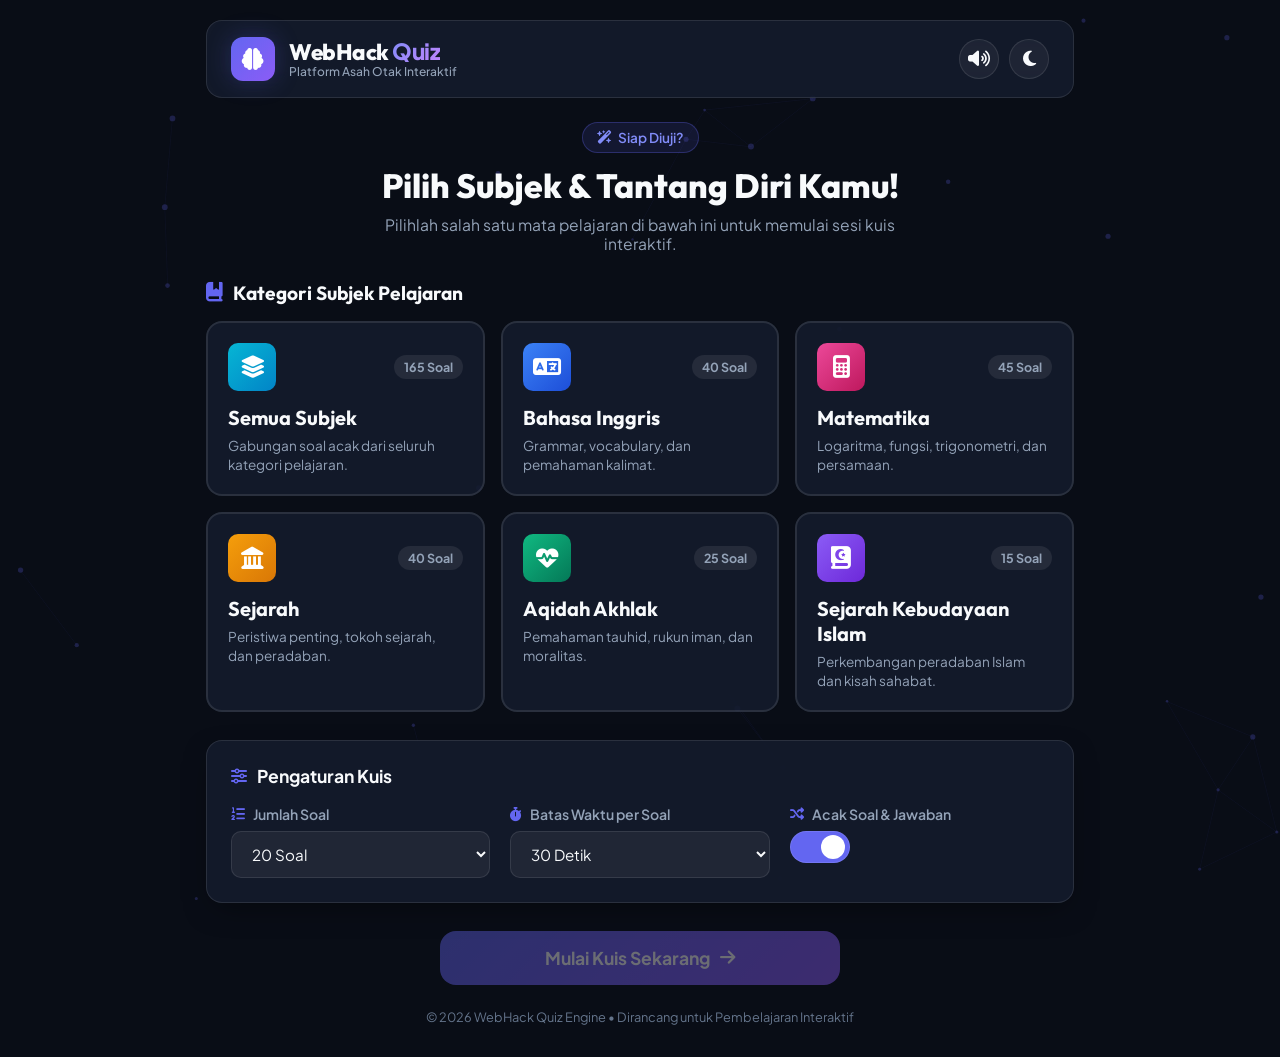
<file: quiz.html>
<!DOCTYPE html>
<html lang="id">
<head>
    <meta charset="UTF-8">
    <meta name="viewport" content="width=device-width, initial-scale=1.0">
    <title>WebHack Interactive Quiz App</title>
    <meta name="description" content="Aplikasi Kuis Interaktif modern dengan berbagai pilihan subjek pelajaran dari WebHack.">
    <!-- Google Fonts -->
    <link rel="preconnect" href="https://fonts.googleapis.com">
    <link rel="preconnect" href="https://fonts.gstatic.com" crossorigin>
    <link href="https://fonts.googleapis.com/css2?family=Outfit:wght@400;500;600;700;800&family=Plus+Jakarta+Sans:wght@400;500;600;700&display=swap" rel="stylesheet">
    <!-- FontAwesome for Icons -->
    <link rel="stylesheet" href="https://cdnjs.cloudflare.com/ajax/libs/font-awesome/6.4.0/css/all.min.css">
    <!-- Custom CSS -->
    <link rel="stylesheet" href="quiz.css">
</head>
<body class="dark-theme">
    <!-- Particle Background Canvas -->
    <canvas id="bg-canvas"></canvas>

    <div class="app-container">
        <!-- Header -->
        <header class="app-header">
            <div class="logo-container" id="btn-go-home" title="Kembali ke Beranda">
                <div class="logo-icon">
                    <i class="fa-solid fa-brain"></i>
                </div>
                <div class="logo-text">
                    <h1>WebHack <span>Quiz</span></h1>
                    <p class="subtitle">Platform Asah Otak Interaktif</p>
                </div>
            </div>

            <div class="header-controls">
                <button id="btn-sound-toggle" class="icon-button" title="Toggle Suara">
                    <i class="fa-solid fa-volume-high"></i>
                </button>
                <button id="btn-theme-toggle" class="icon-button" title="Toggle Tema">
                    <i class="fa-solid fa-moon"></i>
                </button>
            </div>
        </header>

        <main class="main-content">
            <!-- Screen 1: Subject Selection & Settings -->
            <section id="screen-subject" class="screen active">
                <div class="hero-section">
                    <div class="badge-tag"><i class="fa-solid fa-wand-magic-sparkles"></i> Siap Diuji?</div>
                    <h2>Pilih Subjek & Tantang Diri Kamu!</h2>
                    <p>Pilihlah salah satu mata pelajaran di bawah ini untuk memulai sesi kuis interaktif.</p>
                </div>

                <!-- Subject Grid -->
                <div class="section-title">
                    <h3><i class="fa-solid fa-book-bookmark"></i> Kategori Subjek Pelajaran</h3>
                </div>
                <div id="subject-grid" class="subject-grid">
                    <!-- Dynamic subjects will be injected here -->
                    <div class="loading-spinner">
                        <i class="fa-solid fa-circle-notch fa-spin"></i>
                        <p>Memuat subjek kuis...</p>
                    </div>
                </div>

                <!-- Quiz Settings Options -->
                <div class="settings-card glass-panel">
                    <div class="settings-header">
                        <i class="fa-solid fa-sliders"></i>
                        <h4>Pengaturan Kuis</h4>
                    </div>
                    <div class="settings-grid">
                        <div class="setting-item">
                            <label for="setting-question-count"><i class="fa-solid fa-list-ol"></i> Jumlah Soal</label>
                            <select id="setting-question-count">
                                <option value="10">10 Soal</option>
                                <option value="20" selected>20 Soal</option>
                                <option value="30">30 Soal</option>
                                <option value="all">Semua Soal</option>
                            </select>
                        </div>
                        <div class="setting-item">
                            <label for="setting-timer"><i class="fa-solid fa-stopwatch"></i> Batas Waktu per Soal</label>
                            <select id="setting-timer">
                                <option value="0">Tanpa Timer</option>
                                <option value="15">15 Detik</option>
                                <option value="30" selected>30 Detik</option>
                                <option value="60">60 Detik</option>
                            </select>
                        </div>
                        <div class="setting-item">
                            <label for="setting-shuffle"><i class="fa-solid fa-shuffle"></i> Acak Soal & Jawaban</label>
                            <div class="toggle-switch">
                                <input type="checkbox" id="setting-shuffle" checked>
                                <span class="slider"></span>
                            </div>
                        </div>
                    </div>
                </div>

                <!-- Start Quiz Button -->
                <div class="start-action">
                    <button id="btn-start-quiz" class="btn btn-primary btn-large disabled" disabled>
                        <span>Mulai Kuis Sekarang</span>
                        <i class="fa-solid fa-arrow-right"></i>
                    </button>
                </div>
            </section>

            <!-- Screen 2: Quiz Gameplay Screen -->
            <section id="screen-quiz" class="screen">
                <!-- Top Status Bar -->
                <div class="quiz-status-bar glass-panel">
                    <div class="status-left">
                        <span id="quiz-subject-badge" class="badge-subject">Subject</span>
                        <div class="question-counter">
                            Soal <span id="current-q-index">1</span> / <span id="total-q-count">10</span>
                        </div>
                    </div>

                    <div class="status-center">
                        <div id="timer-container" class="timer-container">
                            <i class="fa-solid fa-clock"></i>
                            <span id="timer-text">30s</span>
                        </div>
                    </div>

                    <div class="status-right">
                        <div class="streak-badge" title="Streak Jawaban Benar Beruntun">
                            <i class="fa-solid fa-fire"></i>
                            <span id="streak-count">0</span>
                        </div>
                        <div class="score-live" title="Skor Saat Ini">
                            <i class="fa-solid fa-trophy"></i>
                            <span id="live-score">0</span>
                        </div>
                    </div>
                </div>

                <!-- Progress Bar -->
                <div class="progress-bar-container">
                    <div id="quiz-progress-bar" class="progress-bar-fill"></div>
                </div>

                <!-- Question Card -->
                <div class="question-card glass-panel">
                    <div class="question-header">
                        <span class="question-number-pill">Pertanyaan</span>
                        <button id="btn-bookmark" class="btn-icon-text" title="Tandai soal ini">
                            <i class="fa-regular fa-bookmark"></i>
                            <span>Tandai</span>
                        </button>
                    </div>

                    <h3 id="question-text" class="question-text">
                        Loading pertanyaan...
                    </h3>

                    <!-- Options Container -->
                    <div id="options-container" class="options-container">
                        <!-- Options injected dynamically -->
                    </div>

                    <!-- Instant Feedback Banner -->
                    <div id="feedback-banner" class="feedback-banner hidden">
                        <div class="feedback-icon">
                            <i class="fa-solid fa-circle-check"></i>
                        </div>
                        <div class="feedback-body">
                            <h4 id="feedback-title">Jawaban Benar!</h4>
                            <p id="feedback-desc">Kerja bagus, kamu menjawab dengan tepat.</p>
                        </div>
                    </div>
                </div>

                <!-- Quiz Navigation Buttons -->
                <div class="quiz-navigation">
                    <button id="btn-prev-q" class="btn btn-secondary" disabled>
                        <i class="fa-solid fa-chevron-left"></i>
                        <span>Sebelumnya</span>
                    </button>
                    <button id="btn-next-q" class="btn btn-primary" disabled>
                        <span>Selanjutnya</span>
                        <i class="fa-solid fa-chevron-right"></i>
                    </button>
                </div>
            </section>

            <!-- Screen 3: Quiz Results Screen -->
            <section id="screen-result" class="screen">
                <div class="result-hero glass-panel">
                    <div class="score-circle-wrapper">
                        <svg class="score-circle" viewBox="0 0 120 120">
                            <circle class="score-circle-bg" cx="60" cy="60" r="52"></circle>
                            <circle id="score-circle-bar" class="score-circle-bar" cx="60" cy="60" r="52"></circle>
                        </svg>
                        <div class="score-circle-text">
                            <span id="final-percentage">0%</span>
                            <small>SKOR AKHIR</small>
                        </div>
                    </div>

                    <div id="result-grade-badge" class="result-grade-badge">Grade A</div>
                    <h2 id="result-title">Hasil Kuis Luar Biasa!</h2>
                    <p id="result-subtitle">Kamu menunjukkan pemahaman yang sangat tinggi dalam subjek ini.</p>

                    <!-- Stat Cards -->
                    <div class="stats-grid">
                        <div class="stat-card">
                            <div class="stat-icon correct">
                                <i class="fa-solid fa-check"></i>
                            </div>
                            <div class="stat-info">
                                <span id="stat-correct-count" class="stat-value">0</span>
                                <span class="stat-label">Benar</span>
                            </div>
                        </div>
                        <div class="stat-card">
                            <div class="stat-icon incorrect">
                                <i class="fa-solid fa-xmark"></i>
                            </div>
                            <div class="stat-info">
                                <span id="stat-wrong-count" class="stat-value">0</span>
                                <span class="stat-label">Salah</span>
                            </div>
                        </div>
                        <div class="stat-card">
                            <div class="stat-icon streak">
                                <i class="fa-solid fa-bolt"></i>
                            </div>
                            <div class="stat-info">
                                <span id="stat-max-streak" class="stat-value">0</span>
                                <span class="stat-label">Max Streak</span>
                            </div>
                        </div>
                        <div class="stat-card">
                            <div class="stat-icon time">
                                <i class="fa-solid fa-hourglass-half"></i>
                            </div>
                            <div class="stat-info">
                                <span id="stat-total-time" class="stat-value">00:00</span>
                                <span class="stat-label">Total Waktu</span>
                            </div>
                        </div>
                    </div>

                    <!-- Action Buttons -->
                    <div class="result-actions">
                        <button id="btn-restart-quiz" class="btn btn-primary btn-medium">
                            <i class="fa-solid fa-rotate-right"></i>
                            <span>Coba Lagi Sesi Ini</span>
                        </button>
                        <button id="btn-choose-other" class="btn btn-secondary btn-medium">
                            <i class="fa-solid fa-grip"></i>
                            <span>Pilih Subjek Lain</span>
                        </button>
                    </div>
                </div>

                <!-- Review Answers Section -->
                <div class="review-section glass-panel">
                    <div class="review-header">
                        <h3><i class="fa-solid fa-list-check"></i> Tinjauan Jawaban Detail</h3>
                        <div class="review-filters">
                            <button class="btn-filter active" data-filter="all">Semua (<span id="filter-count-all">0</span>)</button>
                            <button class="btn-filter" data-filter="correct">Benar (<span id="filter-count-correct">0</span>)</button>
                            <button class="btn-filter" data-filter="incorrect">Salah (<span id="filter-count-incorrect">0</span>)</button>
                        </div>
                    </div>
                    <div id="review-list" class="review-list">
                        <!-- Review items injected dynamically -->
                    </div>
                </div>
            </section>
        </main>

        <!-- Footer -->
        <footer class="app-footer">
            <p>&copy; 2026 WebHack Quiz Engine &bull; Dirancang untuk Pembelajaran Interaktif</p>
        </footer>
    </div>

    <!-- Canvas for Confetti -->
    <canvas id="confetti-canvas"></canvas>

    <!-- Custom JS -->
    <script src="quiz.js"></script>
</body>
</html>
</file>
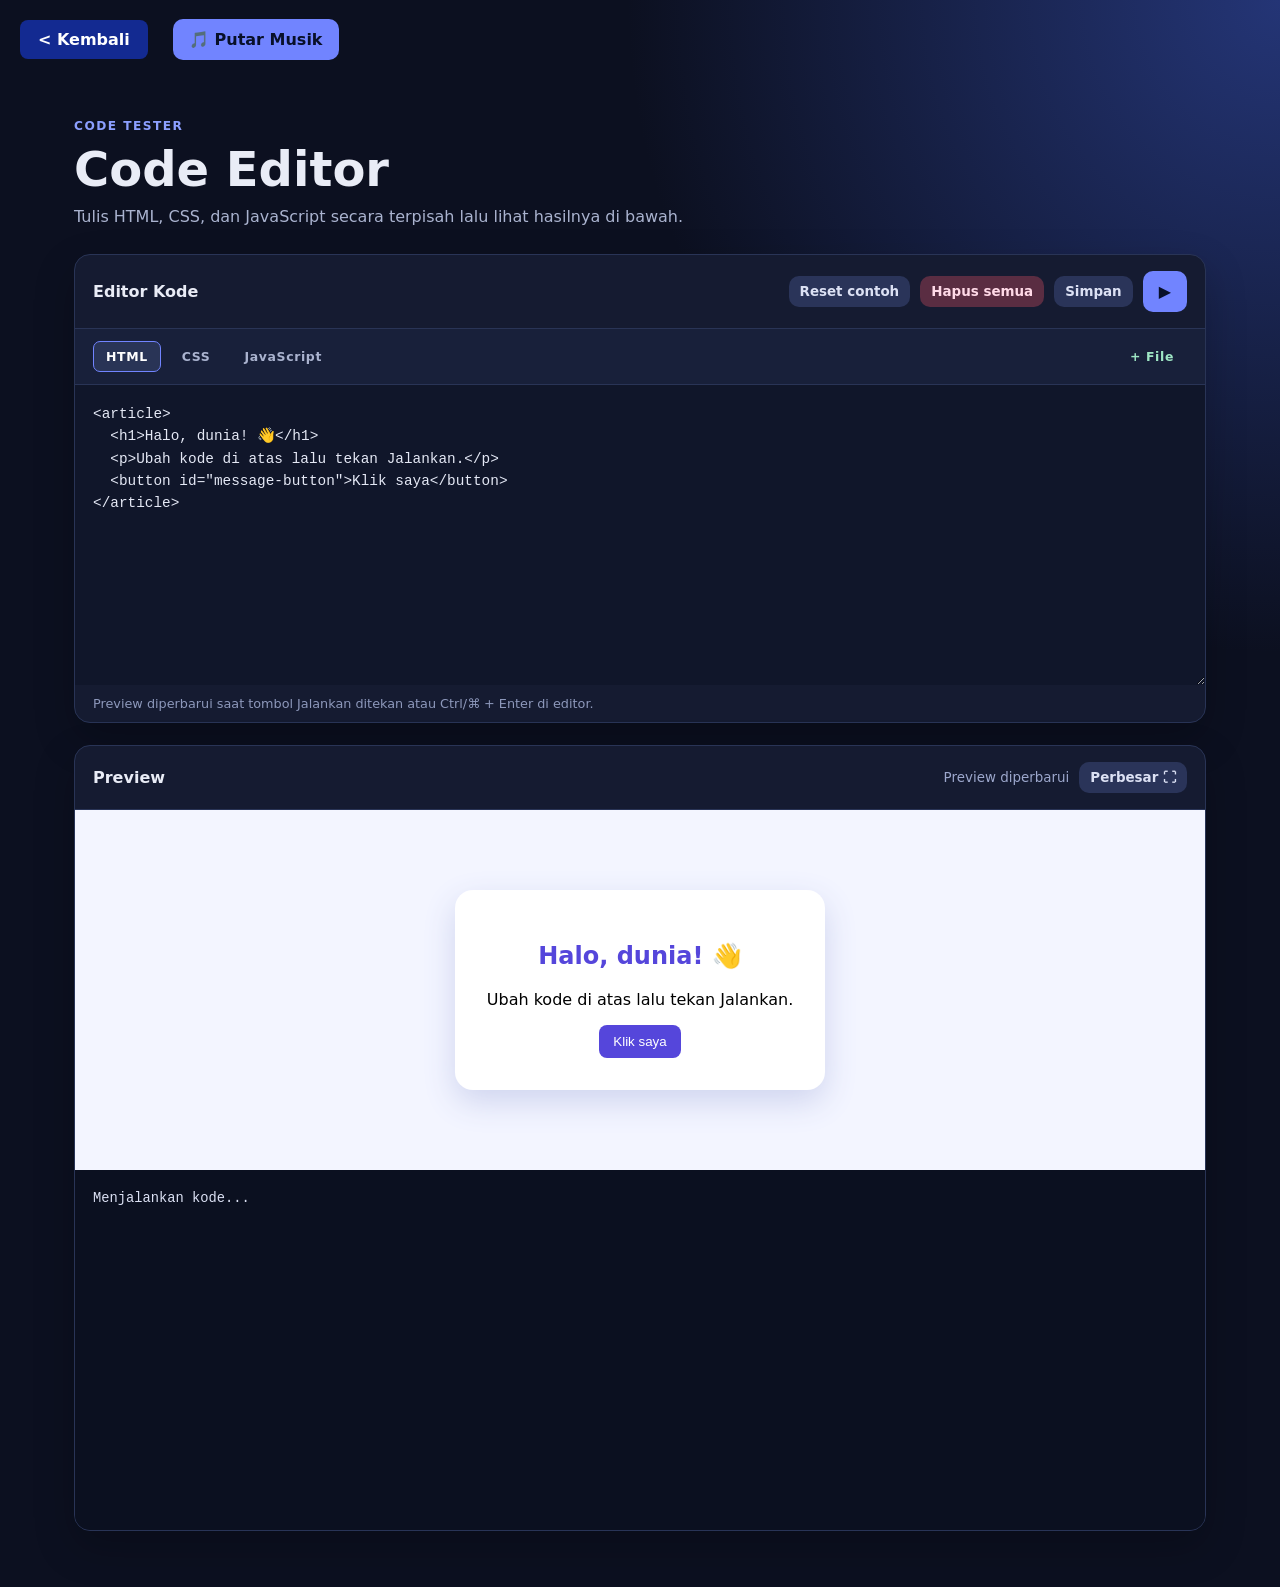
<file: runcode.html>
<!doctype html>
<html lang="id">

<head>
    <meta charset="UTF-8" />
    <meta name="viewport" content="width=device-width, initial-scale=1.0" />
    <meta name="description" content="Editor HTML, CSS, dan JavaScript dengan preview langsung." />
    <title>Code Tester — Code Editor</title>
    <link rel="stylesheet" href="runcode.css" />
</head>

<body>

    <!-- CONTROL MUSIK/AUDIO -->
    <a href="index.html" class="back-btn">< Kembali</a>
    
    <button id="musicBtn">
        <span class="btn-icon">🎵</span>
        <span class="btn-text">Putar Musik</span>
    </button>
    

            <audio id="bgMusic" src="audio.mp3" autoplay loop></audio>


            <main class="app">
                <header class="page-header">
                    <div>
                        <p class="eyebrow">Code Tester</p>
                        <h1>Code Editor</h1>
                        <p class="subtitle">Tulis HTML, CSS, dan JavaScript secara terpisah lalu lihat hasilnya di bawah.</p>
                    </div>
                </header>

                <section class="workspace" aria-label="Area kerja Code Editor">
                    <div class="panel editor-panel">
                        <div class="panel-heading">
                            <h2>Editor Kode</h2>
                            <div class="editor-actions">
                                <button id="reset-button" class="secondary-button" type="button">Reset contoh</button>
                                <button id="clear-button" class="clear-button" type="button">Hapus semua</button>
                                <button id="save-button" class="secondary-button" type="button">Simpan</button>
                                <button id="run-button" type="button"> ▶ </button>
                            </div>
                        </div>
                        <div class="editor-tabs" role="tablist" aria-label="Pilih bahasa kode">
                            <button class="editor-tab is-active" type="button" role="tab" aria-selected="true" data-language="html">HTML</button>
                            <button class="editor-tab" type="button" role="tab" aria-selected="false" data-language="css">CSS</button>
                            <button class="editor-tab" type="button" role="tab" aria-selected="false" data-language="js">JavaScript</button>
                            <button id="add-file-button" class="editor-tab add-file-tab" type="button" aria-label="Tambahkan file gambar, video, atau audio">+ File</button>
                            <input id="file-input" type="file" accept="image/*,video/*,audio/*" multiple hidden>
                        </div>
                        <label id="editor-label" class="sr-only" for="code-input">Tulis kode HTML di sini</label>
                        <textarea id="code-input" spellcheck="false" aria-describedby="editor-label editor-hint" placeholder="&lt;h1&gt;Halo dunia&lt;/h1&gt;"></textarea>
                        <ul id="asset-list" class="asset-list" aria-label="File tambahan"></ul>
                        <p id="editor-hint" class="hint">Preview diperbarui saat tombol Jalankan ditekan atau Ctrl/⌘ + Enter di editor.</p>
                    </div>

                    <div class="panel preview-panel">
                        <div class="panel-heading">
                            <h2>Preview</h2>
                            <div class="preview-actions">
                                <span id="status" class="status" aria-live="polite">Siap</span>
                                <button id="fullscreen-button" class="secondary-button" type="button" aria-label="Perbesar preview">Perbesar ⛶</button>
                            </div>
                        </div>
                        <iframe id="preview-frame" title="Preview kode" sandbox="allow-scripts"></iframe>
                        <pre id="log-output" class="log-output" aria-live="polite">Log JavaScript akan tampil di sini.</pre>
                    </div>
                </section>
            </main>
            <script src="runcode.js"></script>
</body>

</html>
</file>
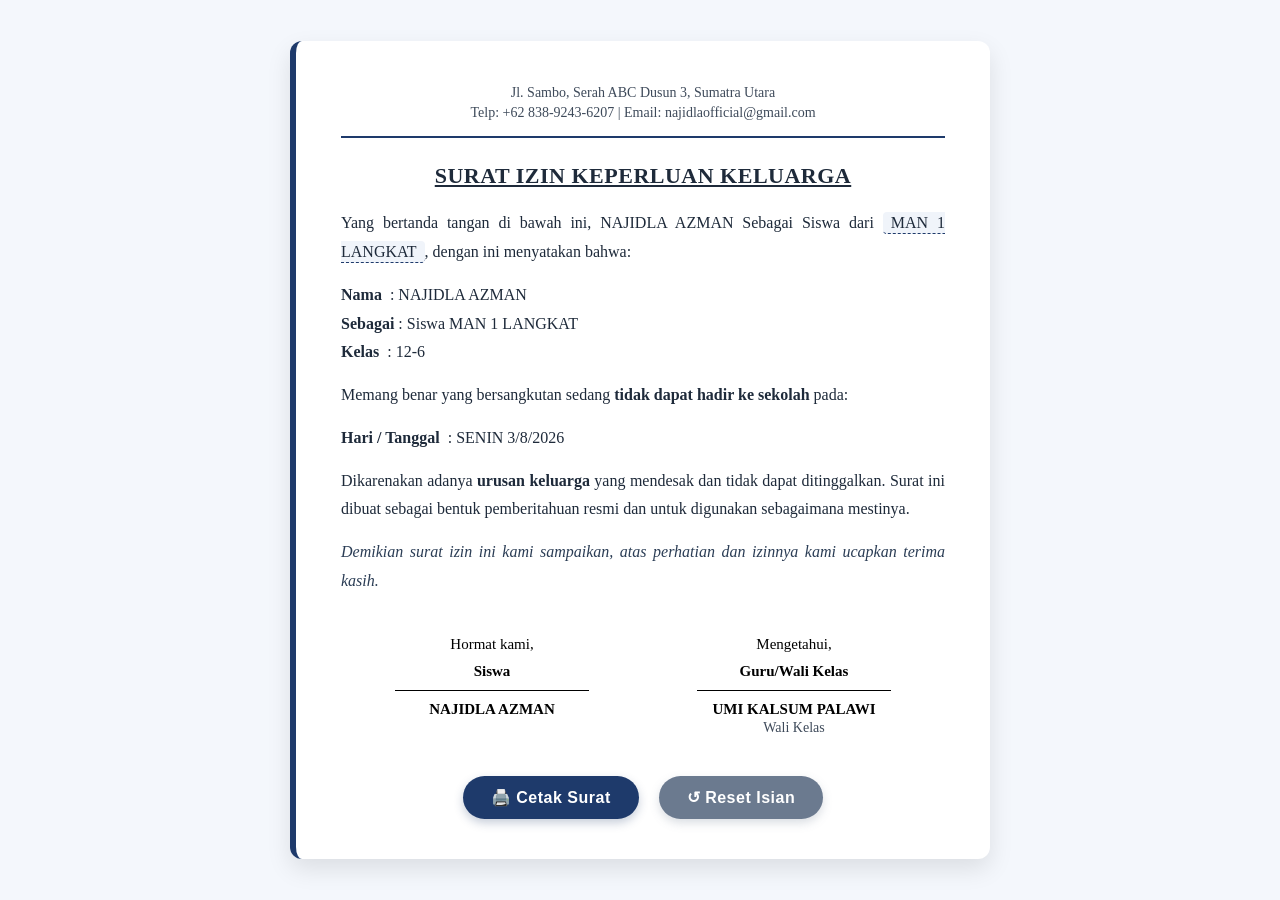
<file: surat.html>
<!DOCTYPE html>
<html lang="id">

<head>
    <meta charset="UTF-8">
    <meta name="viewport" content="width=device-width, initial-scale=1.0">
    <title>Surat Izin Keluarga</title>
    <style>
        * {
            margin: 0;
            padding: 0;
            box-sizing: border-box;
        }
        
        body {
            font-family: 'Times New Roman', Times, serif;
            background: #f4f7fc;
            display: flex;
            justify-content: center;
            align-items: center;
            min-height: 100vh;
            padding: 20px;
        }
        
        .container {
            background-color: #ffffff;
            max-width: 700px;
            width: 100%;
            padding: 40px 45px;
            box-shadow: 0 10px 25px rgba(0, 0, 0, 0.1);
            border-radius: 12px;
            border-left: 6px solid #1e3a6b;
            transition: 0.3s;
        }
        
        .container:hover {
            box-shadow: 0 15px 35px rgba(0, 0, 0, 0.15);
        }
        
        /* Kop surat */
        .header {
            text-align: center;
            border-bottom: 2px solid #1e3a6b;
            padding-bottom: 15px;
            margin-bottom: 25px;
        }
        
        .header h1 {
            font-size: 26px;
            font-weight: 700;
            letter-spacing: 1px;
            color: #1e3a6b;
            text-transform: uppercase;
        }
        
        .header p {
            font-size: 14px;
            color: #3e4a5a;
            margin-top: 4px;
        }
        
        /* Judul surat */
        .judul-surat {
            text-align: center;
            font-size: 22px;
            font-weight: 700;
            text-decoration: underline;
            margin: 15px 0 20px 0;
            letter-spacing: 0.5px;
            color: #1e2a3a;
        }
        
        /* Isi surat */
        .isi-surat {
            font-size: 16px;
            line-height: 1.8;
            color: #1e2a3a;
            margin-top: 5px;
        }
        
        .isi-surat p {
            margin-bottom: 14px;
            text-align: justify;
        }
        
        .isi-surat .field {
            font-weight: 600;
        }
        
        .isi-surat .highlight {
            background-color: #f0f4fa;
            padding: 2px 8px;
            border-radius: 4px;
            border-bottom: 1px dashed #1e3a6b;
        }
        
        /* Tanda tangan */
        .tanda-tangan {
            margin-top: 40px;
            display: flex;
            justify-content: flex-end;
            text-align: center;
            font-size: 15px;
        }
        
        .tanda-tangan .kiri {
            text-align: left;
            width: 50%;
        }
        
        .tanda-tangan .kanan {
            text-align: center;
            width: 50%;
        }
        
        .tanda-tangan .garis {
            margin-top: 50px;
            border-top: 1px solid #000;
            width: 80%;
            margin-left: auto;
            margin-right: auto;
        }
        
        .tanda-tangan .nama {
            font-weight: 600;
            margin-top: 6px;
        }
        
        .tanda-tangan .jabatan {
            font-size: 14px;
            color: #3e4a5a;
            margin-top: 2px;
        }
        
        /* Tombol cetak & reset */
        .tombol-wrapper {
            display: flex;
            justify-content: center;
            gap: 20px;
            margin-top: 40px;
            flex-wrap: wrap;
        }
        
        .btn {
            padding: 12px 28px;
            font-size: 16px;
            font-weight: 600;
            border: none;
            border-radius: 40px;
            background: #1e3a6b;
            color: white;
            cursor: pointer;
            transition: 0.25s ease;
            box-shadow: 0 4px 10px rgba(30, 58, 107, 0.25);
            letter-spacing: 0.5px;
        }
        
        .btn:hover {
            background: #143157;
            transform: translateY(-2px);
            box-shadow: 0 8px 18px rgba(30, 58, 107, 0.35);
        }
        
        .btn-reset {
            background: #6b7a8f;
            box-shadow: 0 4px 10px rgba(107, 122, 143, 0.25);
        }
        
        .btn-reset:hover {
            background: #556270;
        }
        
        /* Responsive */
        @media (max-width: 550px) {
            .container {
                padding: 25px 20px;
            }
            .tanda-tangan {
                flex-direction: column;
                align-items: center;
                gap: 30px;
            }
            .tanda-tangan .kiri,
            .tanda-tangan .kanan {
                width: 100%;
                text-align: center;
            }
            .tanda-tangan .garis {
                width: 60%;
            }
            .header h1 {
                font-size: 20px;
            }
            .judul-surat {
                font-size: 18px;
            }
        }
    </style>
</head>

<body>

    <div class="container" id="suratContainer">

        <!-- KOP SURAT -->
        <div class="header">
            <p>Jl. Sambo, Serah ABC Dusun 3, Sumatra Utara</p>
            <p>Telp: +62 838-9243-6207 | Email: najidlaofficial@gmail.com</p>
        </div>

        <!-- JUDUL -->
        <div class="judul-surat">
            SURAT IZIN KEPERLUAN KELUARGA
        </div>

        <!-- ISI SURAT -->
        <div class="isi-surat" id="isiSurat">

            <p>
                Yang bertanda tangan di bawah ini, NAJIDLA AZMAN Sebagai Siswa dari
                <span class="highlight"> MAN 1 LANGKAT</span>, dengan ini menyatakan bahwa:
            </p>

            <p>
                <span class="field">Nama</span> &nbsp;: <span id="namaKaryawan" contenteditable="true">NAJIDLA AZMAN</span><br>
                <span class="field">Sebagai</span> : <span id="jabatanKaryawan" contenteditable="true">Siswa MAN 1 LANGKAT</span><br>
                <span class="field">Kelas</span> &nbsp;: <span id="divisiKaryawan" contenteditable="true">12-6</span>
            </p>

            <p>
                Memang benar yang bersangkutan sedang <strong>tidak dapat hadir ke sekolah</strong> pada:
            </p>

            <p>
                <span class="field">Hari / Tanggal</span> &nbsp;: <span id="tanggalIzin" contenteditable="true">SENIN 3/8/2026</span><br>
            </p>

            <p>
                Dikarenakan adanya <strong>urusan keluarga</strong> yang mendesak dan tidak dapat ditinggalkan.
                Surat ini dibuat sebagai bentuk pemberitahuan resmi dan untuk digunakan sebagaimana mestinya.
            </p>

            <p style="margin-top: 5px; font-style: italic; color: #2b3d55;">
                Demikian surat izin ini kami sampaikan, atas perhatian dan izinnya kami ucapkan terima kasih.
            </p>

        </div>

        <!-- TANDA TANGAN - VERSI TENGAH -->
        <div class="tanda-tangan" style="display: flex; justify-content: space-around; text-align: center; margin-top: 40px;">
            <div style="width: 40%;">
                <p>Hormat kami,</p>
                <p style="margin-top: 10px; font-weight: 600;">Siswa</p>
                <div class="garis" style="width: 80%; margin: 10px auto; border-top: 1px solid #000;"></div>
                <p class="nama" id="namaKaryawanTTD" contenteditable="true">NAJIDLA AZMAN</p>
            </div>
            <div style="width: 40%;">
                <p>Mengetahui,</p>
                <p style="margin-top: 10px; font-weight: 600;">Guru/Wali Kelas</p>
                <div class="garis" style="width: 80%; margin: 10px auto; border-top: 1px solid #000;"></div>
                <p class="nama" id="namaHRD" contenteditable="true">UMI KALSUM PALAWI</p>
                <p class="jabatan">Wali Kelas</p>
            </div>
        </div>

        <!-- TOMBOL -->
        <div class="tombol-wrapper">
            <button class="btn" id="cetakSurat">🖨️ Cetak Surat</button>
            <button class="btn btn-reset" id="resetSurat">↺ Reset Isian</button>
        </div>

    </div>

    <script>
        (function() {
            // Ambil elemen-elemen yang akan di-reset
            const elements = {
                nama: document.getElementById('namaKaryawan'),
                nik: document.getElementById('nikKaryawan'),
                jabatan: document.getElementById('jabatanKaryawan'),
                divisi: document.getElementById('divisiKaryawan'),
                tanggal: document.getElementById('tanggalIzin'),
                jam: document.getElementById('jamIzin'),
                namaTTD: document.getElementById('namaKaryawanTTD'),
                namaHRD: document.getElementById('namaHRD')
            };
        
            // Simpan nilai default (placeholder awal)
            const defaultValues = {
                nama: '[Nama Karyawan]',
                nik: '[NIK / Nomor Induk]',
                jabatan: '[Jabatan]',
                divisi: '[Divisi / Departemen]',
                tanggal: '[Hari, Tanggal/Bulan/Tahun]',
                jam: '[Jam Mulai – Jam Selesai]',
                namaTTD: '[Nama Karyawan]',
                namaHRD: '[Nama Kepala HRD]'
            };
        
            // Fungsi reset ke default
            function resetForm() {
                for (const [key, el] of Object.entries(elements)) {
                    if (el) {
                        el.textContent = defaultValues[key] || '';
                    }
                }
            }
        
            // Event listener tombol reset
            document.getElementById('resetSurat').addEventListener('click', resetForm);
        
            // Fungsi cetak surat (print)
            document.getElementById('cetakSurat').addEventListener('click', function() {
                // Sembunyikan tombol saat mencetak
                const tombol = document.querySelector('.tombol-wrapper');
                const originalDisplay = tombol.style.display;
                tombol.style.display = 'none';
        
                // Panggil print
                window.print();
        
                // Tampilkan kembali tombol setelah print (dengan jeda kecil agar lebih halus)
                setTimeout(() => {
                    tombol.style.display = originalDisplay || 'flex';
                }, 300);
            });
        
            // Opsional: agar konten editable tetap rapi, tambahkan placeholder jika kosong
            // (tidak wajib, hanya estetika)
            for (const el of Object.values(elements)) {
                if (el) {
                    el.addEventListener('blur', function() {
                        if (this.textContent.trim() === '') {
                            // Cari default berdasarkan id
                            const id = this.id;
                            const keyMap = {
                                'namaKaryawan': 'nama',
                                'nikKaryawan': 'nik',
                                'jabatanKaryawan': 'jabatan',
                                'divisiKaryawan': 'divisi',
                                'tanggalIzin': 'tanggal',
                                'jamIzin': 'jam',
                                'namaKaryawanTTD': 'namaTTD',
                                'namaHRD': 'namaHRD'
                            };
                            const key = keyMap[id];
                            if (key && defaultValues[key]) {
                                this.textContent = defaultValues[key];
                            }
                        }
                    });
                }
            }
        
        })();
    </script>

</body>

</html>
</file>
<file: chess.css>
/* Tambahkan di awal CSS, sebelum .chess-page */
[data-theme="dark"] {
    --bg: #18141a;
    --card: rgba(30, 26, 32, 0.8);
    --card-hover: rgba(45, 40, 48, 0.9);
    --border: rgba(255, 255, 255, 0.06);
    --text: #ede7e0;
    --text-dim: #a09389;
    --accent: #d68f5c;
    --accent-2: #c47a48;
    --shadow: 0 20px 40px -12px rgba(0, 0, 0, 0.6), 0 0 0 1px rgba(255, 255, 255, 0.03);
    --glass: rgba(20, 16, 22, 0.6);
}
/* ===== RESET & VARIABEL KHUSUS CHESS ===== */
.chess-page * {
    box-sizing: border-box;
    margin: 0;
    padding: 0;
}

.chess-page {
    --bg: #f5f2eb;
    --card: rgba(255, 255, 255, 0.75);
    --card-hover: rgba(255, 255, 255, 0.95);
    --border: rgba(0, 0, 0, 0.08);
    --text: #1e1a16;
    --text-dim: #6b5f54;
    --accent: #c87a4a;
    --accent-2: #b1623a;
    --shadow: 0 20px 40px -12px rgba(0, 0, 0, 0.15), 0 0 0 1px rgba(0, 0, 0, 0.02);
    --glass: rgba(255, 255, 255, 0.5);
    --radius: 24px;
    --transition: 0.3s cubic-bezier(0.25, 0.46, 0.45, 0.94);
    
    background: var(--bg);
    color: var(--text);
    font-family: 'Inter', -apple-system, BlinkMacSystemFont, 'Segoe UI', Roboto, sans-serif;
    transition: background var(--transition), color var(--transition);
    min-height: 100vh;
    display: flex;
    flex-direction: column;
    align-items: center;
    justify-content: center;
    padding: 20px 16px;
    -webkit-font-smoothing: antialiased;
}

[data-theme="dark"] .chess-page {
    --bg: #18141a;
    --card: rgba(30, 26, 32, 0.8);
    --card-hover: rgba(45, 40, 48, 0.9);
    --border: rgba(255, 255, 255, 0.06);
    --text: #ede7e0;
    --text-dim: #a09389;
    --accent: #d68f5c;
    --accent-2: #c47a48;
    --shadow: 0 20px 40px -12px rgba(0, 0, 0, 0.6), 0 0 0 1px rgba(255, 255, 255, 0.03);
    --glass: rgba(20, 16, 22, 0.6);
}

/* ===== MUSIC WRAP - Versi Baru di Tengah ===== */
.chess-page .music-wrap {
    width: 100%;
    display: flex;
    justify-content: center;
    align-items: center;
    margin-bottom: 16px;
    position: relative;
}

.chess-page #musicBtn {
    background: var(--card);
    backdrop-filter: blur(12px);
    -webkit-backdrop-filter: blur(12px);
    border: 1px solid var(--border);
    color: var(--text);
    padding: 14px 32px;
    border-radius: 60px;
    font-size: 15px;
    font-weight: 600;
    cursor: pointer;
    transition: all var(--transition);
    box-shadow: 0 4px 20px rgba(0, 0, 0, 0.08), 0 0 0 1px rgba(255, 255, 255, 0.05);
    letter-spacing: 0.5px;
    display: flex;
    align-items: center;
    gap: 12px;
    position: relative;
    overflow: hidden;
}

/* Efek glow di belakang tombol */
.chess-page #musicBtn::before {
    content: '';
    position: absolute;
    inset: -2px;
    border-radius: 60px;
    padding: 2px;
    background: linear-gradient(135deg, var(--accent), var(--accent-2), var(--accent));
    background-size: 300% 300%;
    -webkit-mask: linear-gradient(#fff 0 0) content-box, linear-gradient(#fff 0 0);
    -webkit-mask-composite: xor;
    mask-composite: exclude;
    opacity: 0;
    transition: opacity 0.4s ease;
    animation: gradientShift 3s ease infinite;
}

.chess-page #musicBtn:hover::before {
    opacity: 1;
}

.chess-page #musicBtn:hover {
    transform: translateY(-3px) scale(1.02);
    box-shadow: 0 8px 30px rgba(200, 122, 74, 0.25);
    border-color: var(--accent);
}

.chess-page #musicBtn:active {
    transform: scale(0.97);
}

.chess-page #musicBtn .btn-icon {
    font-size: 20px;
    display: inline-block;
    transition: transform 0.3s ease;
}

.chess-page #musicBtn:hover .btn-icon {
    transform: rotate(15deg) scale(1.1);
}

.chess-page #musicBtn .btn-text {
    font-weight: 600;
}

/* Animasi gradient untuk border */
@keyframes gradientShift {
    0% { background-position: 0% 50%; }
    50% { background-position: 100% 50%; }
    100% { background-position: 0% 50%; }
}

/* Status musik (playing) */
.chess-page #musicBtn.playing {
    border-color: var(--accent);
    box-shadow: 0 4px 25px rgba(200, 122, 74, 0.3);
}

.chess-page #musicBtn.playing .btn-icon {
    animation: pulse 1.5s ease infinite;
}

@keyframes pulse {
    0%, 100% { transform: scale(1); }
    50% { transform: scale(1.2); }
}

/* Hapus style music-wrap yang lama (posisi fixed) */
/* .chess-page .music-wrap { position: fixed; ... } <- HAPUS INI */

/* ===== CHESS PAGE ===== */
.chess-page .chess-page-container {
    width: 100%;
    max-width: 580px;
    display: flex;
    flex-direction: column;
    align-items: center;
    padding: 10px 0 40px;
}

/* ===== TOPBAR ===== */
.chess-page .chess-topbar {
    width: 100%;
    display: flex;
    justify-content: space-between;
    align-items: center;
    margin-bottom: 24px;
    padding: 0 4px;
}

.chess-page .chess-back {
    text-decoration: none;
    color: var(--text);
    background: var(--card);
    backdrop-filter: blur(4px);
    -webkit-backdrop-filter: blur(4px);
    border: 1px solid var(--border);
    padding: 8px 18px;
    border-radius: 60px;
    font-size: 14px;
    font-weight: 500;
    transition: all var(--transition);
    box-shadow: var(--shadow);
    display: flex;
    align-items: center;
    gap: 6px;
}

.chess-page .chess-back:hover {
    background: var(--card-hover);
    transform: translateX(-3px);
    border-color: var(--accent);
}

.chess-page #themeToggle {
    background: var(--card);
    backdrop-filter: blur(4px);
    -webkit-backdrop-filter: blur(4px);
    border: 1px solid var(--border);
    color: var(--text);
    padding: 8px 14px;
    border-radius: 60px;
    cursor: pointer;
    font-size: 18px;
    transition: all var(--transition);
    box-shadow: var(--shadow);
    line-height: 1;
}

.chess-page #themeToggle:hover {
    transform: rotate(15deg) scale(1.05);
    background: var(--card-hover);
    border-color: var(--accent);
}

/* ===== TITLE ===== */
.chess-page .chess-title {
    font-size: 28px;
    font-weight: 700;
    letter-spacing: -0.5px;
    color: var(--text);
    margin-bottom: 2px;
    background: linear-gradient(135deg, var(--accent), var(--accent-2));
    -webkit-background-clip: text;
    -webkit-text-fill-color: transparent;
    background-clip: text;
    text-shadow: none;
}

.chess-page .chess-subtitle {
    color: var(--text-dim);
    font-size: 14px;
    font-weight: 400;
    margin-bottom: 24px;
    letter-spacing: 0.2px;
    background: var(--card);
    backdrop-filter: blur(4px);
    -webkit-backdrop-filter: blur(4px);
    padding: 6px 18px;
    border-radius: 60px;
    border: 1px solid var(--border);
}

/* ===== PANEL ===== */
.chess-page .chess-panel {
    display: flex;
    flex-direction: column;
    align-items: center;
    gap: 18px;
    background: var(--card);
    backdrop-filter: blur(12px);
    -webkit-backdrop-filter: blur(12px);
    border: 1px solid var(--border);
    border-radius: var(--radius);
    padding: 24px 20px 28px;
    box-shadow: var(--shadow);
    width: 100%;
    transition: background var(--transition), border var(--transition);
}

/* ===== STATUS ROW ===== */
.chess-page .chess-status-row {
    display: flex;
    justify-content: space-between;
    align-items: center;
    width: 100%;
    max-width: 480px;
    font-size: 15px;
    font-weight: 500;
    padding: 0 4px;
}

.chess-page #turnIndicator {
    background: var(--glass);
    padding: 6px 16px;
    border-radius: 60px;
    border: 1px solid var(--border);
    font-weight: 600;
    font-size: 14px;
    display: flex;
    align-items: center;
    gap: 8px;
}

.chess-page #statusText {
    color: var(--text-dim);
    font-weight: 400;
    font-size: 14px;
    background: var(--glass);
    padding: 6px 16px;
    border-radius: 60px;
    border: 1px solid var(--border);
}

.chess-page .status-check {
    color: var(--accent-2);
    font-weight: 600;
}

.chess-page .status-over {
    color: #d45a4a;
    font-weight: 600;
}

/* ===== BOARD ===== */
.chess-page #chessBoard {
    display: grid;
    grid-template-columns: repeat(8, minmax(36px, 62px));
    grid-template-rows: repeat(8, minmax(36px, 62px));
    border-radius: 12px;
    overflow: hidden;
    box-shadow: 0 12px 40px rgba(0, 0, 0, 0.2), 0 0 0 1px var(--border);
    width: 100%;
    max-width: 496px;
    aspect-ratio: 1 / 1;
}

.chess-page .chess-square {
    width: 100%;
    height: 100%;
    display: flex;
    align-items: center;
    justify-content: center;
    position: relative;
    cursor: pointer;
    aspect-ratio: 1 / 1;
    transition: background 0.15s ease;
}

.chess-page .sq-light {
    background: #eee8de;
}

.chess-page .sq-dark {
    background: #b7aa94;
}

[data-theme="dark"] .chess-page .sq-light {
    background: #dbd2c4;
}

[data-theme="dark"] .chess-page .sq-dark {
    background: #8b7e6b;
}

/* ===== PIECES ===== */
.chess-page .chess-piece {
    font-size: clamp(24px, 5.5vw, 42px);
    user-select: none;
    line-height: 1;
    transition: transform 0.15s ease;
    filter: drop-shadow(0 2px 3px rgba(0, 0, 0, 0.15));
}

.chess-page .piece-white {
    color: #fcf9f5;
    text-shadow: 0 1px 3px rgba(0, 0, 0, 0.3), 0 0 0 0.5px rgba(0, 0, 0, 0.05);
}

.chess-page .piece-black {
    color: #1e1a16;
    text-shadow: 0 1px 2px rgba(255, 255, 255, 0.15), 0 0 0 0.5px rgba(0, 0, 0, 0.1);
}

/* ===== SQUARE STATES ===== */
.chess-page .sq-selected {
    outline: 3px solid var(--accent);
    outline-offset: -3px;
    border-radius: 4px;
    background: rgba(200, 122, 74, 0.15) !important;
}

.chess-page .sq-target::after {
    content: '';
    position: absolute;
    width: 28%;
    height: 28%;
    border-radius: 50%;
    background: rgba(200, 122, 74, 0.5);
    backdrop-filter: blur(2px);
    transition: all 0.15s;
}

.chess-page .sq-capture::after {
    content: '';
    position: absolute;
    inset: 4px;
    border: 3px solid rgba(212, 90, 74, 0.7);
    border-radius: 8px;
    background: rgba(212, 90, 74, 0.08);
}

.chess-page .chess-square:hover:not(.sq-selected) {
    background: rgba(200, 122, 74, 0.08) !important;
}

[data-theme="dark"] .chess-page .chess-square:hover:not(.sq-selected) {
    background: rgba(200, 122, 74, 0.15) !important;
}

/* ===== CAPTURED ===== */
.chess-page .chess-captured {
    display: flex;
    justify-content: space-between;
    width: 100%;
    max-width: 480px;
    font-size: 22px;
    min-height: 34px;
    background: var(--glass);
    border-radius: 12px;
    padding: 8px 16px;
    border: 1px solid var(--border);
    backdrop-filter: blur(4px);
    -webkit-backdrop-filter: blur(4px);
    margin-top: 2px;
}

.chess-page .captured-label {
    font-size: 11px;
    color: var(--text-dim);
    display: block;
    margin-bottom: 2px;
    font-weight: 500;
    letter-spacing: 0.3px;
    text-transform: uppercase;
}

.chess-page #capturedByWhite,
.chess-page #capturedByBlack {
    display: flex;
    flex-wrap: wrap;
    gap: 2px;
    align-items: center;
}

/* ===== BUTTONS ===== */
.chess-page #resetBtn {
    background: var(--accent);
    color: #fff;
    border: none;
    padding: 12px 28px;
    border-radius: 60px;
    font-weight: 600;
    cursor: pointer;
    font-size: 15px;
    letter-spacing: 0.3px;
    transition: all var(--transition);
    box-shadow: 0 4px 14px rgba(200, 122, 74, 0.3);
    width: fit-content;
    min-width: 160px;
    display: flex;
    align-items: center;
    justify-content: center;
    gap: 8px;
}

.chess-page #resetBtn:hover {
    transform: translateY(-2px) scale(1.02);
    box-shadow: 0 8px 24px rgba(200, 122, 74, 0.4);
    background: var(--accent-2);
}

.chess-page #resetBtn:active {
    transform: scale(0.97);
}

/* ===== PROMO MODAL ===== */
.chess-page .promo-modal {
    display: none;
    position: fixed;
    inset: 0;
    background: rgba(0, 0, 0, 0.5);
    backdrop-filter: blur(10px);
    -webkit-backdrop-filter: blur(10px);
    align-items: center;
    justify-content: center;
    z-index: 999;
    padding: 20px;
}

.chess-page .promo-modal.show {
    display: flex;
}

.chess-page .promo-card {
    background: var(--card);
    backdrop-filter: blur(16px);
    -webkit-backdrop-filter: blur(16px);
    border: 1px solid var(--border);
    border-radius: 20px;
    padding: 28px 32px 32px;
    text-align: center;
    box-shadow: 0 40px 80px rgba(0, 0, 0, 0.3);
    max-width: 360px;
    width: 100%;
}

.chess-page .promo-card p {
    margin-bottom: 16px;
    color: var(--text);
    font-weight: 600;
    font-size: 18px;
    letter-spacing: -0.2px;
}

.chess-page .promo-choices {
    display: flex;
    gap: 12px;
    justify-content: center;
}

.chess-page .promo-choice {
    font-size: 32px;
    background: var(--glass);
    border: 2px solid var(--border);
    border-radius: 16px;
    width: 64px;
    height: 64px;
    cursor: pointer;
    color: var(--text);
    transition: all var(--transition);
    display: flex;
    align-items: center;
    justify-content: center;
    font-weight: 400;
}

.chess-page .promo-choice:hover {
    border-color: var(--accent);
    background: var(--card-hover);
    transform: scale(1.08) translateY(-3px);
    box-shadow: 0 8px 20px rgba(0, 0, 0, 0.15);
}

.chess-page .promo-choice:active {
    transform: scale(0.94);
}

/* ===== RESPONSIVE ===== */
@media (max-width: 480px) {
    .chess-page .chess-panel {
        padding: 16px 12px 20px;
        border-radius: 20px;
    }

    .chess-page #chessBoard {
        grid-template-columns: repeat(8, minmax(28px, 48px));
        grid-template-rows: repeat(8, minmax(28px, 48px));
        max-width: 100%;
    }

    .chess-page .chess-piece {
        font-size: clamp(18px, 5vw, 32px);
    }

    .chess-page .chess-title {
        font-size: 24px;
    }

    .chess-page .chess-status-row {
        font-size: 13px;
        flex-wrap: wrap;
        gap: 8px;
        justify-content: center;
    }

    .chess-page #turnIndicator,
    .chess-page #statusText {
        font-size: 12px;
        padding: 4px 12px;
    }

    .chess-page .chess-captured {
        font-size: 18px;
        padding: 6px 12px;
    }

    .chess-page .promo-choice {
        width: 54px;
        height: 54px;
        font-size: 28px;
    }

    .chess-page .promo-card {
        padding: 24px 20px;
    }

    .chess-page #resetBtn {
        padding: 10px 20px;
        font-size: 14px;
        min-width: 130px;
    }

    .chess-page .music-wrap {
        bottom: 16px;
        right: 16px;
    }

    .chess-page #musicBtn {
        padding: 10px 14px;
        font-size: 12px;
    }

    .chess-page .chess-topbar {
        margin-bottom: 16px;
    }

    .chess-page .chess-back,
    .chess-page #themeToggle {
        font-size: 13px;
        padding: 6px 14px;
    }
}

@media (max-width: 380px) {
    .chess-page #chessBoard {
        grid-template-columns: repeat(8, minmax(22px, 38px));
        grid-template-rows: repeat(8, minmax(22px, 38px));
    }

    .chess-page .chess-piece {
        font-size: clamp(14px, 4.5vw, 24px);
    }

    .chess-page .promo-choice {
        width: 44px;
        height: 44px;
        font-size: 22px;
    }
}
</file>
<file: quiz.css>
/* ==========================================================================
   WebHack Quiz App - Design System & Custom Styles
   ========================================================================== */

:root {
    /* Color Palette - Dark Mode (Default) */
    --bg-dark: #090d16;
    --bg-card: rgba(22, 30, 49, 0.75);
    --bg-card-hover: rgba(30, 41, 67, 0.85);
    --border-color: rgba(255, 255, 255, 0.1);
    --border-color-hover: rgba(99, 102, 241, 0.5);
    
    --text-main: #f8fafc;
    --text-muted: #94a3b8;
    --text-dim: #64748b;
    
    /* Accent Colors */
    --primary: #6366f1;
    --primary-hover: #4f46e5;
    --primary-glow: rgba(99, 102, 241, 0.35);
    
    --secondary: #8b5cf6;
    --accent-cyan: #06b6d4;
    --accent-amber: #f59e0b;
    
    --success: #10b981;
    --success-bg: rgba(16, 185, 129, 0.15);
    --success-border: rgba(16, 185, 129, 0.4);
    
    --danger: #f43f5e;
    --danger-bg: rgba(244, 63, 94, 0.15);
    --danger-border: rgba(244, 63, 94, 0.4);
    
    --font-heading: 'Outfit', sans-serif;
    --font-body: 'Plus Jakarta Sans', sans-serif;

    --radius-sm: 10px;
    --radius-md: 16px;
    --radius-lg: 24px;
    --radius-full: 9999px;

    --shadow-glow: 0 0 25px rgba(99, 102, 241, 0.25);
    --shadow-card: 0 10px 30px -10px rgba(0, 0, 0, 0.5);
    
    --transition-fast: 0.2s cubic-bezier(0.4, 0, 0.2, 1);
    --transition-normal: 0.35s cubic-bezier(0.4, 0, 0.2, 1);
}

/* Light Theme Variables */
body.light-theme {
    --bg-dark: #f1f5f9;
    --bg-card: rgba(255, 255, 255, 0.85);
    --bg-card-hover: rgba(255, 255, 255, 0.98);
    --border-color: rgba(0, 0, 0, 0.08);
    --border-color-hover: rgba(99, 102, 241, 0.6);
    
    --text-main: #0f172a;
    --text-muted: #475569;
    --text-dim: #94a3b8;
    
    --shadow-glow: 0 8px 30px rgba(99, 102, 241, 0.15);
    --shadow-card: 0 10px 25px -5px rgba(0, 0, 0, 0.06);
}

/* Reset & Global Base */
* {
    margin: 0;
    padding: 0;
    box-sizing: border-box;
    font-family: var(--font-body);
    -webkit-tap-highlight-color: transparent;
}

body {
    background-color: var(--bg-dark);
    color: var(--text-main);
    min-height: 100vh;
    display: flex;
    justify-content: center;
    overflow-x: hidden;
    position: relative;
    transition: background-color var(--transition-normal), color var(--transition-normal);
}

/* Particle Background Canvas */
#bg-canvas {
    position: fixed;
    top: 0;
    left: 0;
    width: 100vw;
    height: 100vh;
    z-index: 0;
    pointer-events: none;
    opacity: 0.6;
}

#confetti-canvas {
    position: fixed;
    top: 0;
    left: 0;
    width: 100vw;
    height: 100vh;
    z-index: 100;
    pointer-events: none;
}

/* Layout App Container */
.app-container {
    width: 100%;
    max-width: 900px;
    min-height: 100vh;
    padding: 20px 16px;
    display: flex;
    flex-direction: column;
    z-index: 1;
}

/* Glassmorphism Panel Utility */
.glass-panel {
    background: var(--bg-card);
    backdrop-filter: blur(16px);
    -webkit-backdrop-filter: blur(16px);
    border: 1px solid var(--border-color);
    border-radius: var(--radius-md);
    box-shadow: var(--shadow-card);
    transition: transform var(--transition-fast), border-color var(--transition-fast), box-shadow var(--transition-fast);
}

/* App Header */
.app-header {
    display: flex;
    align-items: center;
    justify-content: space-between;
    padding: 16px 24px;
    background: var(--bg-card);
    backdrop-filter: blur(16px);
    border: 1px solid var(--border-color);
    border-radius: var(--radius-md);
    margin-bottom: 24px;
}

.logo-container {
    display: flex;
    align-items: center;
    gap: 14px;
    cursor: pointer;
    user-select: none;
}

.logo-icon {
    width: 44px;
    height: 44px;
    background: linear-gradient(135deg, var(--primary), var(--secondary));
    border-radius: 12px;
    display: flex;
    align-items: center;
    justify-content: center;
    font-size: 22px;
    color: #ffffff;
    box-shadow: var(--shadow-glow);
    transition: transform var(--transition-fast);
}

.logo-container:hover .logo-icon {
    transform: scale(1.08) rotate(5deg);
}

.logo-text h1 {
    font-family: var(--font-heading);
    font-size: 1.4rem;
    font-weight: 800;
    letter-spacing: -0.5px;
    color: var(--text-main);
    line-height: 1.1;
}

.logo-text h1 span {
    background: linear-gradient(135deg, #818cf8, #c084fc);
    -webkit-background-clip: text;
    -webkit-text-fill-color: transparent;
}

.logo-text .subtitle {
    font-size: 0.75rem;
    color: var(--text-muted);
    font-weight: 500;
}

.header-controls {
    display: flex;
    gap: 10px;
}

.icon-button {
    width: 40px;
    height: 40px;
    border-radius: 50%;
    border: 1px solid var(--border-color);
    background: rgba(255, 255, 255, 0.05);
    color: var(--text-main);
    display: flex;
    align-items: center;
    justify-content: center;
    font-size: 1.1rem;
    cursor: pointer;
    transition: all var(--transition-fast);
}

.icon-button:hover {
    background: rgba(99, 102, 241, 0.15);
    border-color: var(--primary);
    color: var(--primary);
    transform: translateY(-2px);
}

/* Main Content Views */
.main-content {
    flex: 1;
    position: relative;
}

.screen {
    display: none;
    opacity: 0;
    transform: translateY(12px);
    transition: opacity 0.3s ease, transform 0.3s ease;
}

.screen.active {
    display: block;
    opacity: 1;
    transform: translateY(0);
}

/* Hero Section */
.hero-section {
    text-align: center;
    margin-bottom: 28px;
}

.badge-tag {
    display: inline-flex;
    align-items: center;
    gap: 6px;
    padding: 6px 14px;
    border-radius: var(--radius-full);
    background: rgba(99, 102, 241, 0.12);
    border: 1px solid rgba(99, 102, 241, 0.3);
    color: #818cf8;
    font-size: 0.85rem;
    font-weight: 600;
    margin-bottom: 12px;
}

.hero-section h2 {
    font-family: var(--font-heading);
    font-size: 2.1rem;
    font-weight: 800;
    line-height: 1.25;
    margin-bottom: 8px;
}

.hero-section p {
    color: var(--text-muted);
    font-size: 0.98rem;
    max-width: 550px;
    margin: 0 auto;
}

.section-title {
    margin-bottom: 16px;
}

.section-title h3 {
    font-family: var(--font-heading);
    font-size: 1.2rem;
    font-weight: 700;
    display: flex;
    align-items: center;
    gap: 10px;
    color: var(--text-main);
}

.section-title h3 i {
    color: var(--primary);
}

/* Subject Cards Grid */
.subject-grid {
    display: grid;
    grid-template-columns: repeat(auto-fit, minmax(250px, 1fr));
    gap: 16px;
    margin-bottom: 28px;
}

.subject-card {
    background: var(--bg-card);
    backdrop-filter: blur(12px);
    border: 2px solid var(--border-color);
    border-radius: var(--radius-md);
    padding: 20px;
    cursor: pointer;
    display: flex;
    flex-direction: column;
    position: relative;
    overflow: hidden;
    transition: all var(--transition-fast);
}

.subject-card::before {
    content: '';
    position: absolute;
    top: 0;
    left: 0;
    width: 4px;
    height: 100%;
    background: linear-gradient(to bottom, var(--primary), var(--secondary));
    opacity: 0;
    transition: opacity var(--transition-fast);
}

.subject-card:hover {
    transform: translateY(-4px);
    border-color: var(--border-color-hover);
    box-shadow: var(--shadow-glow);
}

.subject-card.selected {
    border-color: var(--primary);
    background: rgba(99, 102, 241, 0.12);
    box-shadow: var(--shadow-glow);
}

.subject-card.selected::before {
    opacity: 1;
}

.subject-card-header {
    display: flex;
    align-items: center;
    justify-content: space-between;
    margin-bottom: 14px;
}

.subject-icon-box {
    width: 48px;
    height: 48px;
    border-radius: var(--radius-sm);
    display: flex;
    align-items: center;
    justify-content: center;
    font-size: 1.4rem;
    color: #ffffff;
    background: linear-gradient(135deg, #4f46e5, #7c3aed);
}

/* Custom subject icon colors */
.subject-card[data-subject="english"] .subject-icon-box { background: linear-gradient(135deg, #3b82f6, #1d4ed8); }
.subject-card[data-subject="mathematics"] .subject-icon-box { background: linear-gradient(135deg, #ec4899, #be185d); }
.subject-card[data-subject="history"] .subject-icon-box { background: linear-gradient(135deg, #f59e0b, #d97706); }
.subject-card[data-subject="aqidah_akhlak"] .subject-icon-box { background: linear-gradient(135deg, #10b981, #047857); }
.subject-card[data-subject="ski"] .subject-icon-box { background: linear-gradient(135deg, #8b5cf6, #6d28d9); }
.subject-card[data-subject="all"] .subject-icon-box { background: linear-gradient(135deg, #06b6d4, #0284c7); }

.subject-badge-count {
    font-size: 0.78rem;
    font-weight: 700;
    padding: 4px 10px;
    border-radius: var(--radius-full);
    background: rgba(255, 255, 255, 0.08);
    color: var(--text-muted);
}

.subject-card h4 {
    font-family: var(--font-heading);
    font-size: 1.25rem;
    font-weight: 700;
    margin-bottom: 6px;
}

.subject-card p {
    font-size: 0.85rem;
    color: var(--text-muted);
    line-height: 1.4;
}

/* Loading Spinner */
.loading-spinner {
    grid-column: 1 / -1;
    text-align: center;
    padding: 40px;
    color: var(--text-muted);
}

.loading-spinner i {
    font-size: 2.2rem;
    color: var(--primary);
    margin-bottom: 12px;
}

/* Quiz Settings Card */
.settings-card {
    padding: 24px;
    margin-bottom: 28px;
}

.settings-header {
    display: flex;
    align-items: center;
    gap: 10px;
    margin-bottom: 18px;
    color: var(--primary);
}

.settings-header h4 {
    font-size: 1.1rem;
    color: var(--text-main);
}

.settings-grid {
    display: grid;
    grid-template-columns: repeat(auto-fit, minmax(220px, 1fr));
    gap: 20px;
}

.setting-item {
    display: flex;
    flex-direction: column;
    gap: 8px;
}

.setting-item label {
    font-size: 0.88rem;
    font-weight: 600;
    color: var(--text-muted);
    display: flex;
    align-items: center;
    gap: 8px;
}

.setting-item label i {
    color: var(--primary);
}

.setting-item select {
    background: rgba(255, 255, 255, 0.06);
    border: 1px solid var(--border-color);
    color: var(--text-main);
    padding: 12px 16px;
    border-radius: var(--radius-sm);
    font-size: 0.95rem;
    outline: none;
    cursor: pointer;
    transition: border-color var(--transition-fast);
}

.setting-item select:focus {
    border-color: var(--primary);
}

.setting-item select option {
    background-color: #1e293b;
    color: #ffffff;
}

/* Toggle Switch Component */
.toggle-switch {
    position: relative;
    width: 60px;
    height: 32px;
}

.toggle-switch input {
    opacity: 0;
    width: 0;
    height: 0;
}

.toggle-switch .slider {
    position: absolute;
    cursor: pointer;
    top: 0; left: 0; right: 0; bottom: 0;
    background-color: rgba(255, 255, 255, 0.15);
    transition: 0.3s;
    border-radius: 34px;
    border: 1px solid var(--border-color);
}

.toggle-switch .slider:before {
    position: absolute;
    content: "";
    height: 24px;
    width: 24px;
    left: 3px;
    bottom: 3px;
    background-color: white;
    transition: 0.3s;
    border-radius: 50%;
}

.toggle-switch input:checked + .slider {
    background-color: var(--primary);
}

.toggle-switch input:checked + .slider:before {
    transform: translateX(27px);
}

/* Start Button Wrapper */
.start-action {
    display: flex;
    justify-content: center;
}

/* Buttons System */
.btn {
    padding: 14px 28px;
    border-radius: var(--radius-md);
    font-size: 1rem;
    font-weight: 700;
    cursor: pointer;
    border: none;
    display: inline-flex;
    align-items: center;
    justify-content: center;
    gap: 10px;
    transition: all var(--transition-fast);
    text-decoration: none;
    user-select: none;
}

.btn-large {
    padding: 16px 36px;
    font-size: 1.1rem;
    width: 100%;
    max-width: 400px;
}

.btn-medium {
    padding: 12px 24px;
}

.btn-primary {
    background: linear-gradient(135deg, var(--primary), var(--secondary));
    color: #ffffff;
    box-shadow: var(--shadow-glow);
}

.btn-primary:hover:not(:disabled) {
    transform: translateY(-2px);
    box-shadow: 0 0 30px rgba(99, 102, 241, 0.5);
    background: linear-gradient(135deg, var(--primary-hover), #7c3aed);
}

.btn-secondary {
    background: rgba(255, 255, 255, 0.08);
    color: var(--text-main);
    border: 1px solid var(--border-color);
}

.btn-secondary:hover:not(:disabled) {
    background: rgba(255, 255, 255, 0.15);
    border-color: rgba(255, 255, 255, 0.25);
    transform: translateY(-2px);
}

.btn:disabled, .btn.disabled {
    opacity: 0.4;
    cursor: not-allowed;
    pointer-events: none;
    box-shadow: none;
}

/* Gameplay Screen Styles */
.quiz-status-bar {
    display: flex;
    align-items: center;
    justify-content: space-between;
    padding: 14px 20px;
    margin-bottom: 12px;
}

.status-left, .status-right {
    display: flex;
    align-items: center;
    gap: 12px;
}

.badge-subject {
    font-size: 0.8rem;
    font-weight: 700;
    text-transform: uppercase;
    letter-spacing: 0.5px;
    padding: 4px 10px;
    border-radius: var(--radius-sm);
    background: rgba(99, 102, 241, 0.2);
    color: #818cf8;
}

.question-counter {
    font-weight: 700;
    font-size: 0.95rem;
    color: var(--text-muted);
}

.question-counter span {
    color: var(--text-main);
}

.timer-container {
    display: flex;
    align-items: center;
    gap: 8px;
    padding: 6px 14px;
    border-radius: var(--radius-full);
    background: rgba(245, 158, 11, 0.15);
    border: 1px solid rgba(245, 158, 11, 0.4);
    color: var(--accent-amber);
    font-weight: 800;
    font-size: 0.95rem;
}

.timer-container.warning {
    background: rgba(244, 63, 94, 0.2);
    border-color: var(--danger);
    color: var(--danger);
    animation: timerPulse 0.8s infinite alternate;
}

@keyframes timerPulse {
    0% { transform: scale(1); }
    100% { transform: scale(1.06); }
}

.streak-badge {
    display: flex;
    align-items: center;
    gap: 5px;
    font-size: 0.9rem;
    font-weight: 800;
    color: #f97316;
    background: rgba(249, 115, 22, 0.15);
    padding: 4px 10px;
    border-radius: var(--radius-full);
}

.score-live {
    display: flex;
    align-items: center;
    gap: 6px;
    font-size: 0.9rem;
    font-weight: 800;
    color: #eab308;
    background: rgba(234, 179, 8, 0.15);
    padding: 4px 10px;
    border-radius: var(--radius-full);
}

/* Progress Bar */
.progress-bar-container {
    width: 100%;
    height: 8px;
    background: rgba(255, 255, 255, 0.08);
    border-radius: var(--radius-full);
    overflow: hidden;
    margin-bottom: 20px;
}

.progress-bar-fill {
    height: 100%;
    width: 0%;
    background: linear-gradient(to right, var(--primary), var(--accent-cyan));
    border-radius: var(--radius-full);
    transition: width 0.3s ease;
}

/* Question Card */
.question-card {
    padding: 28px;
    margin-bottom: 24px;
}

.question-header {
    display: flex;
    justify-content: space-between;
    align-items: center;
    margin-bottom: 16px;
}

.question-number-pill {
    font-size: 0.8rem;
    font-weight: 700;
    color: var(--primary);
    text-transform: uppercase;
    letter-spacing: 1px;
}

.btn-icon-text {
    background: none;
    border: none;
    color: var(--text-muted);
    font-size: 0.85rem;
    cursor: pointer;
    display: flex;
    align-items: center;
    gap: 6px;
    transition: color var(--transition-fast);
}

.btn-icon-text:hover, .btn-icon-text.active {
    color: var(--accent-amber);
}

.question-text {
    font-family: var(--font-heading);
    font-size: 1.35rem;
    font-weight: 700;
    line-height: 1.5;
    color: var(--text-main);
    margin-bottom: 24px;
}

/* Options Container */
.options-container {
    display: flex;
    flex-direction: column;
    gap: 14px;
}

.option-button {
    width: 100%;
    padding: 16px 20px;
    background: rgba(255, 255, 255, 0.04);
    border: 2px solid var(--border-color);
    border-radius: var(--radius-md);
    color: var(--text-main);
    font-size: 1rem;
    font-weight: 500;
    text-align: left;
    cursor: pointer;
    display: flex;
    align-items: center;
    gap: 14px;
    transition: all var(--transition-fast);
    position: relative;
    overflow: hidden;
}

.option-badge {
    width: 32px;
    height: 32px;
    border-radius: 8px;
    background: rgba(255, 255, 255, 0.08);
    display: flex;
    align-items: center;
    justify-content: center;
    font-weight: 800;
    font-size: 0.9rem;
    color: var(--text-muted);
    flex-shrink: 0;
    transition: all var(--transition-fast);
}

.option-text {
    flex: 1;
    line-height: 1.4;
}

.option-button:hover:not(.disabled) {
    background: rgba(99, 102, 241, 0.08);
    border-color: var(--border-color-hover);
    transform: translateX(4px);
}

.option-button:hover:not(.disabled) .option-badge {
    background: var(--primary);
    color: #ffffff;
}

/* Selected state */
.option-button.selected {
    border-color: var(--primary);
    background: rgba(99, 102, 241, 0.15);
}

.option-button.selected .option-badge {
    background: var(--primary);
    color: #ffffff;
}

/* Feedback States */
.option-button.correct {
    border-color: var(--success);
    background: var(--success-bg);
}

.option-button.correct .option-badge {
    background: var(--success);
    color: #ffffff;
}

.option-button.incorrect {
    border-color: var(--danger);
    background: var(--danger-bg);
}

.option-button.incorrect .option-badge {
    background: var(--danger);
    color: #ffffff;
}

/* Feedback Banner */
.feedback-banner {
    margin-top: 24px;
    padding: 16px 20px;
    border-radius: var(--radius-md);
    display: flex;
    align-items: flex-start;
    gap: 14px;
    animation: slideDown 0.3s ease;
}

@keyframes slideDown {
    from { opacity: 0; transform: translateY(-10px); }
    to { opacity: 1; transform: translateY(0); }
}

.feedback-banner.hidden {
    display: none;
}

.feedback-banner.correct {
    background: var(--success-bg);
    border: 1px solid var(--success-border);
    color: #ffffff;
}

.feedback-banner.correct .feedback-icon {
    color: var(--success);
    font-size: 1.5rem;
}

.feedback-banner.incorrect {
    background: var(--danger-bg);
    border: 1px solid var(--danger-border);
    color: #ffffff;
}

.feedback-banner.incorrect .feedback-icon {
    color: var(--danger);
    font-size: 1.5rem;
}

.feedback-body h4 {
    font-size: 1rem;
    font-weight: 700;
    margin-bottom: 2px;
}

.feedback-body p {
    font-size: 0.88rem;
    opacity: 0.9;
}

/* Quiz Navigation */
.quiz-navigation {
    display: flex;
    justify-content: space-between;
    gap: 16px;
}

/* Results Screen */
.result-hero {
    text-align: center;
    padding: 36px 24px;
    margin-bottom: 28px;
    position: relative;
    overflow: hidden;
}

.score-circle-wrapper {
    position: relative;
    width: 140px;
    height: 140px;
    margin: 0 auto 20px;
}

.score-circle {
    width: 100%;
    height: 100%;
    transform: rotate(-90deg);
}

.score-circle-bg {
    fill: none;
    stroke: rgba(255, 255, 255, 0.08);
    stroke-width: 10;
}

.score-circle-bar {
    fill: none;
    stroke: var(--primary);
    stroke-width: 10;
    stroke-linecap: round;
    stroke-dasharray: 326.72; /* 2 * PI * 52 */
    stroke-dashoffset: 326.72;
    transition: stroke-dashoffset 1.5s cubic-bezier(0.4, 0, 0.2, 1);
}

.score-circle-text {
    position: absolute;
    top: 50%;
    left: 50%;
    transform: translate(-50%, -50%);
    display: flex;
    flex-direction: column;
    align-items: center;
}

.score-circle-text span {
    font-family: var(--font-heading);
    font-size: 2.2rem;
    font-weight: 800;
    color: var(--text-main);
    line-height: 1;
}

.score-circle-text small {
    font-size: 0.65rem;
    font-weight: 800;
    letter-spacing: 1px;
    color: var(--text-muted);
    margin-top: 4px;
}

.result-grade-badge {
    display: inline-block;
    padding: 6px 18px;
    border-radius: var(--radius-full);
    font-weight: 800;
    font-size: 0.9rem;
    background: rgba(99, 102, 241, 0.2);
    color: #818cf8;
    border: 1px solid rgba(99, 102, 241, 0.4);
    margin-bottom: 12px;
}

.result-hero h2 {
    font-family: var(--font-heading);
    font-size: 1.8rem;
    font-weight: 800;
    margin-bottom: 6px;
}

.result-hero p {
    color: var(--text-muted);
    font-size: 0.95rem;
    margin-bottom: 28px;
}

/* Stats Grid */
.stats-grid {
    display: grid;
    grid-template-columns: repeat(4, 1fr);
    gap: 12px;
    margin-bottom: 32px;
}

@media (max-width: 600px) {
    .stats-grid {
        grid-template-columns: repeat(2, 1fr);
    }
}

.stat-card {
    background: rgba(255, 255, 255, 0.04);
    border: 1px solid var(--border-color);
    border-radius: var(--radius-sm);
    padding: 14px 10px;
    display: flex;
    align-items: center;
    gap: 12px;
}

.stat-icon {
    width: 36px;
    height: 36px;
    border-radius: 10px;
    display: flex;
    align-items: center;
    justify-content: center;
    font-size: 1rem;
    flex-shrink: 0;
}

.stat-icon.correct { background: var(--success-bg); color: var(--success); }
.stat-icon.incorrect { background: var(--danger-bg); color: var(--danger); }
.stat-icon.streak { background: rgba(249, 115, 22, 0.15); color: #f97316; }
.stat-icon.time { background: rgba(6, 182, 212, 0.15); color: var(--accent-cyan); }

.stat-info {
    display: flex;
    flex-direction: column;
    text-align: left;
}

.stat-value {
    font-family: var(--font-heading);
    font-weight: 800;
    font-size: 1.1rem;
    line-height: 1.1;
}

.stat-label {
    font-size: 0.72rem;
    color: var(--text-muted);
    font-weight: 600;
}

/* Result Actions */
.result-actions {
    display: flex;
    justify-content: center;
    gap: 14px;
    flex-wrap: wrap;
}

/* Review Section */
.review-section {
    padding: 24px;
}

.review-header {
    display: flex;
    justify-content: space-between;
    align-items: center;
    flex-wrap: wrap;
    gap: 14px;
    margin-bottom: 20px;
}

.review-header h3 {
    font-family: var(--font-heading);
    font-size: 1.2rem;
    font-weight: 700;
    display: flex;
    align-items: center;
    gap: 8px;
}

.review-filters {
    display: flex;
    gap: 8px;
}

.btn-filter {
    background: rgba(255, 255, 255, 0.05);
    border: 1px solid var(--border-color);
    color: var(--text-muted);
    padding: 6px 14px;
    border-radius: var(--radius-full);
    font-size: 0.8rem;
    font-weight: 600;
    cursor: pointer;
    transition: all var(--transition-fast);
}

.btn-filter.active, .btn-filter:hover {
    background: var(--primary);
    color: #ffffff;
    border-color: var(--primary);
}

/* Review List Items */
.review-list {
    display: flex;
    flex-direction: column;
    gap: 14px;
}

.review-item {
    background: rgba(255, 255, 255, 0.03);
    border: 1px solid var(--border-color);
    border-radius: var(--radius-sm);
    padding: 16px 18px;
    display: flex;
    flex-direction: column;
    gap: 10px;
}

.review-item.is-correct {
    border-left: 4px solid var(--success);
}

.review-item.is-incorrect {
    border-left: 4px solid var(--danger);
}

.review-item-header {
    display: flex;
    justify-content: space-between;
    align-items: flex-start;
    gap: 10px;
}

.review-question {
    font-weight: 700;
    font-size: 0.95rem;
    line-height: 1.4;
}

.review-status-badge {
    font-size: 0.75rem;
    font-weight: 700;
    padding: 3px 8px;
    border-radius: 6px;
    display: flex;
    align-items: center;
    gap: 4px;
    flex-shrink: 0;
}

.review-status-badge.correct {
    background: var(--success-bg);
    color: var(--success);
}

.review-status-badge.incorrect {
    background: var(--danger-bg);
    color: var(--danger);
}

.review-answers {
    display: flex;
    flex-direction: column;
    gap: 6px;
    font-size: 0.88rem;
}

.review-ans-row {
    display: flex;
    align-items: center;
    gap: 8px;
}

.review-ans-label {
    font-weight: 600;
    color: var(--text-muted);
    min-width: 120px;
}

.review-ans-val {
    font-weight: 500;
}

.review-ans-val.correct-val { color: var(--success); }
.review-ans-val.wrong-val { color: var(--danger); }

/* Footer */
.app-footer {
    text-align: center;
    padding: 24px 0 12px;
    font-size: 0.8rem;
    color: var(--text-dim);
}

/* Animations & Utilities */
@keyframes fadeIn {
    from { opacity: 0; }
    to { opacity: 1; }
}

/* Responsive adjustments */
@media (max-width: 640px) {
    .app-header {
        padding: 12px 16px;
    }

    .hero-section h2 {
        font-size: 1.6rem;
    }

    .question-card {
        padding: 18px;
    }

    .question-text {
        font-size: 1.15rem;
    }

    .status-left, .status-right {
        gap: 8px;
    }

    .streak-badge, .score-live {
        padding: 4px 6px;
        font-size: 0.8rem;
    }

    .review-ans-row {
        flex-direction: column;
        align-items: flex-start;
        gap: 2px;
    }

    .review-ans-label {
        min-width: auto;
        font-size: 0.78rem;
    }
}
</file>
<file: runcode.css>
:root {
    font-family: Inter, ui-sans-serif, system-ui, -apple-system, BlinkMacSystemFont, "Segoe UI", sans-serif;
    color: #e9ecf6;
    background: #0c1020;
}

* {
    box-sizing: border-box;
}

body {
    min-width: 320px;
    min-height: 100vh;
    margin: 0;
    background: radial-gradient(circle at top right, #243576 0, transparent 32%), #0c1020;
}

button,
textarea {
    font: inherit;
}

.editor-tabs {
    display: flex;
    gap: 8px;
    padding: 12px 18px;
    border-bottom: 1px solid #293456;
    background: #18203a;
}

.editor-tab {
    padding: 7px 12px;
    border: 1px solid transparent;
    border-radius: 7px;
    background: transparent;
    color: #aab3cf;
    font-size: .78rem;
    letter-spacing: .05em;
}

.editor-tab:hover {
    background: #293456;
}

.editor-tab.is-active {
    border-color: #7184ff;
    background: #293456;
    color: #fff;
}

.add-file-tab {
    margin-left: auto;
    color: #9ee6c4;
}

.asset-list {
    display: flex;
    flex-wrap: wrap;
    gap: 8px;
    margin: 0;
    padding: 10px 18px;
    list-style: none;
    border-top: 1px solid #293456;
    background: #12182d;
}

.asset-list:empty {
    display: none;
}

.asset-list li {
    max-width: 100%;
    overflow: hidden;
    padding: 5px 8px;
    border-radius: 6px;
    background: #263252;
    color: #cbd3f4;
    font-family: "SFMono-Regular", Consolas, monospace;
    font-size: .76rem;
    text-overflow: ellipsis;
    white-space: nowrap;
}

.app {
    width: min(1180px, 100%);
    margin: 0 auto;
    padding: 40px 24px 56px;
}

.page-header {
    display: flex;
    align-items: center;
    justify-content: space-between;
    gap: 24px;
    margin-bottom: 28px;
}

.eyebrow {
    margin: 0 0 8px;
    color: #8c9fff;
    font-size: .76rem;
    font-weight: 800;
    letter-spacing: .12em;
    text-transform: uppercase;
}

h1,
h2 {
    margin: 0;
}

h1 {
    font-size: clamp(2rem, 5vw, 3rem);
}

.subtitle {
    margin: 10px 0 0;
    color: #aab3cf;
}

button {
    border: 0;
    border-radius: 10px;
    padding: 11px 16px;
    cursor: pointer;
    background: #7184ff;
    color: #081029;
    font-weight: 800;
}

button:hover {
    background: #92a0ff;
}

.secondary-button {
    padding: 8px 11px;
    background: #2a3459;
    color: #dce1f4;
    font-size: .84rem;
}

.secondary-button:hover {
    background: #3a4774;
}

.editor-actions {
    display: flex;
    align-items: center;
    gap: 10px;
}

.clear-button {
    padding: 8px 11px;
    background: #5a2d42;
    color: #ffd9e7;
    font-size: .84rem;
}

.clear-button:hover {
    background: #79405a;
}

.workspace {
    display: grid;
    gap: 22px;
}

.panel {
    overflow: hidden;
    border: 1px solid #293456;
    border-radius: 16px;
    background: #151b31;
    box-shadow: 0 16px 40px rgba(0, 0, 0, .22);
}

.panel-heading {
    display: flex;
    align-items: center;
    justify-content: space-between;
    gap: 16px;
    padding: 16px 18px;
    border-bottom: 1px solid #293456;
}

h2 {
    font-size: 1rem;
}

.status {
    color: #9ca7cc;
    font-size: .84rem;
}

.preview-actions {
    display: flex;
    align-items: center;
    gap: 10px;
}

.preview-actions .secondary-button {
    white-space: nowrap;
}

.preview-panel:fullscreen {
    width: 100%;
    height: 100%;
    border: 0;
    border-radius: 0;
}

.preview-panel:fullscreen iframe {
    height: calc(100vh - 65px);
}

.log-output {
    min-height: 360px;
    margin: 0;
    padding: 18px;
    overflow: auto;
    background: #0b1020;
    color: #dce1f4;
    font-family: "SFMono-Regular", Consolas, "Liberation Mono", monospace;
    font-size: .86rem;
    line-height: 1.6;
    white-space: pre-wrap;
}

.preview-panel:fullscreen .log-output {
    min-height: calc(100vh - 65px);
}

textarea {
    display: block;
    width: 100%;
    min-height: 300px;
    resize: vertical;
    padding: 18px;
    border: 0;
    outline: 0;
    background: #10162a;
    color: #e4e8f5;
    font-family: "SFMono-Regular", Consolas, "Liberation Mono", monospace;
    font-size: .9rem;
    line-height: 1.55;
    tab-size: 2;
}

.hint {
    margin: 0;
    padding: 11px 18px;
    color: #8d98bb;
    font-size: .8rem;
}

iframe {
    display: block;
    width: 100%;
    height: 360px;
    border: 0;
    background: #fff;
}

.sr-only {
    position: absolute;
    width: 1px;
    height: 1px;
    overflow: hidden;
    clip: rect(0, 0, 0, 0);
    white-space: nowrap;
}

@media (max-width: 540px) {
    .app {
        padding: 26px 14px 40px;
    }

    .page-header {
        align-items: flex-start;
        flex-direction: column;
    }

    .page-header>button {
        width: 100%;
    }

    .editor-actions {
        gap: 7px;
    }

    .editor-actions button {
        padding: 8px 10px;
    }

    .editor-tabs {
        flex-wrap: wrap;
    }

    .add-file-tab {
        margin-left: 0;
    }

    .preview-actions {
        gap: 7px;
    }

    .preview-actions .secondary-button {
        padding: 7px 9px;
    }

    iframe {
        height: 310px;
    }

    textarea {
        min-height: 190px;
    }
}

.back-btn {
    display: inline-block;
    margin: 20px;
    padding: 10px 18px;
    background: #132A91;
    color: #fff;
    text-decoration: none;
    border-radius: 8px;
    font-weight: bold;
}

.back-btn:hover {
    opacity: 0.8;
}
</file>
